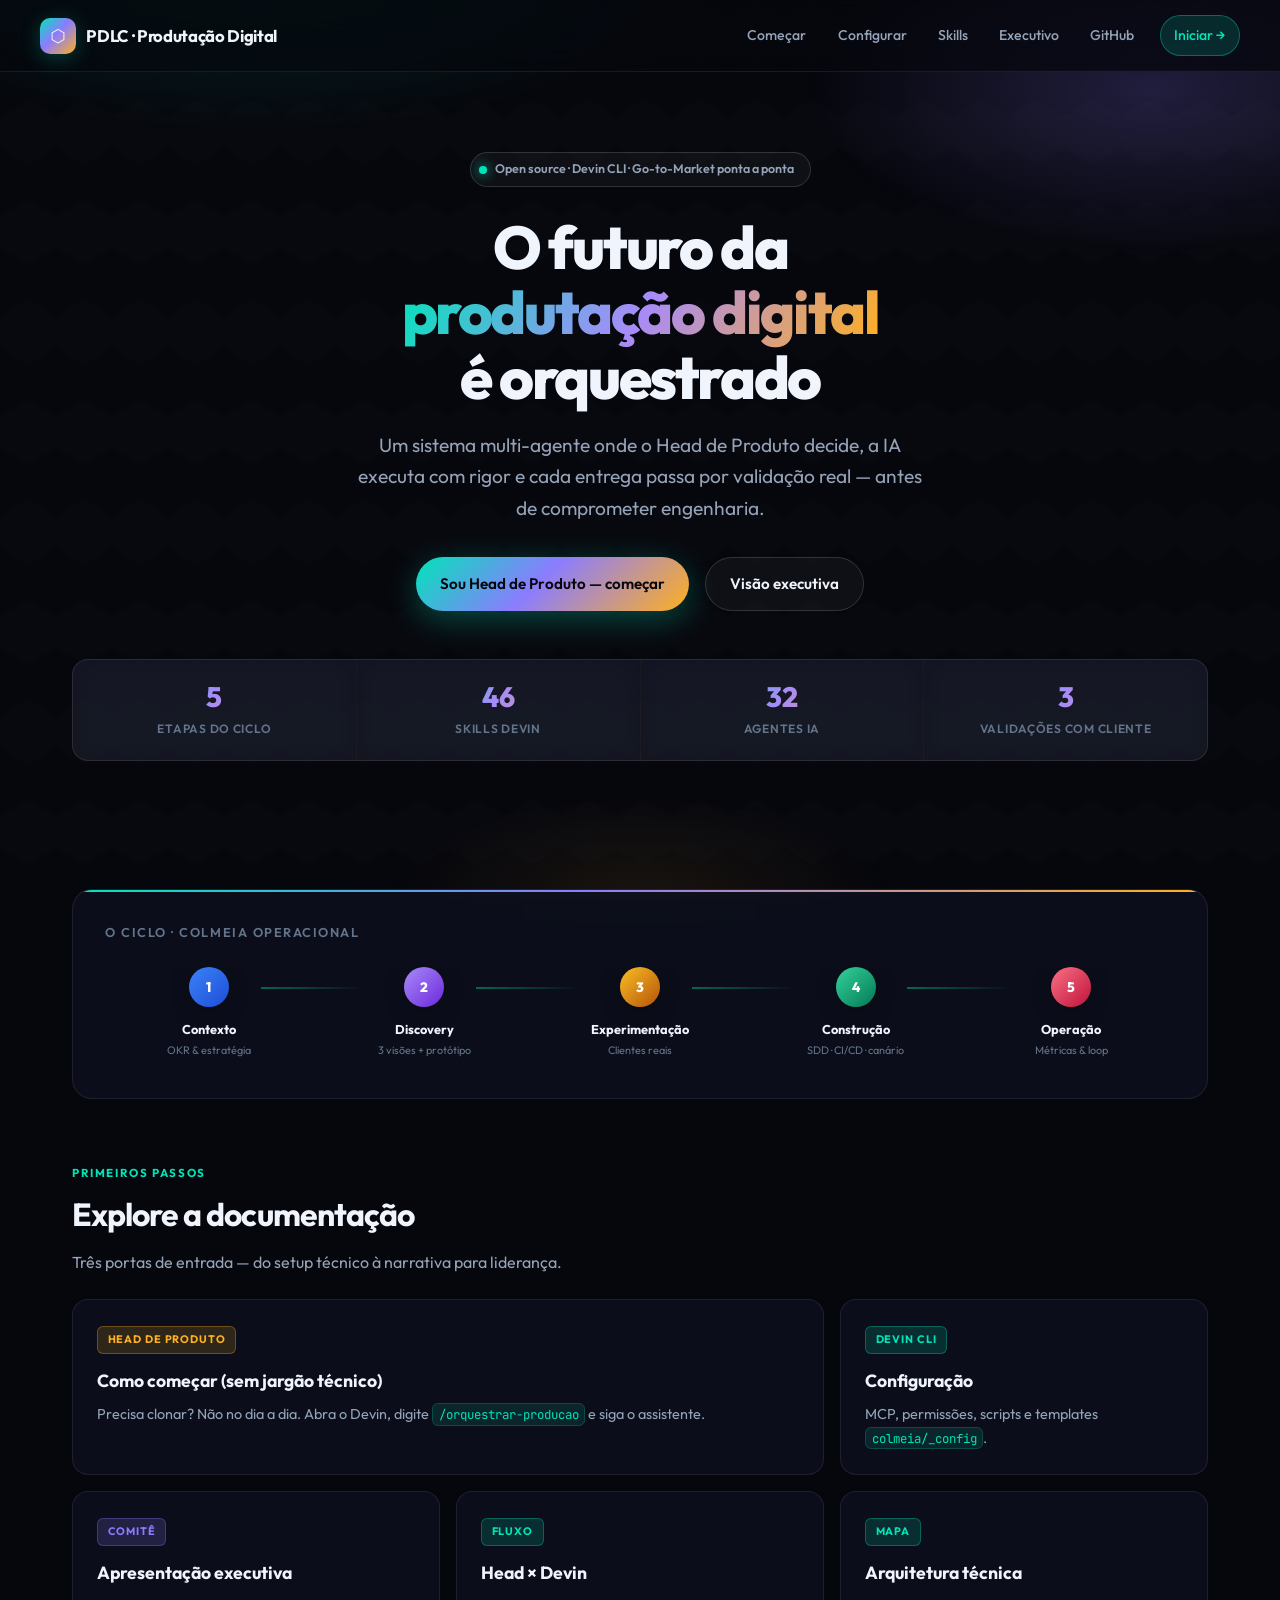
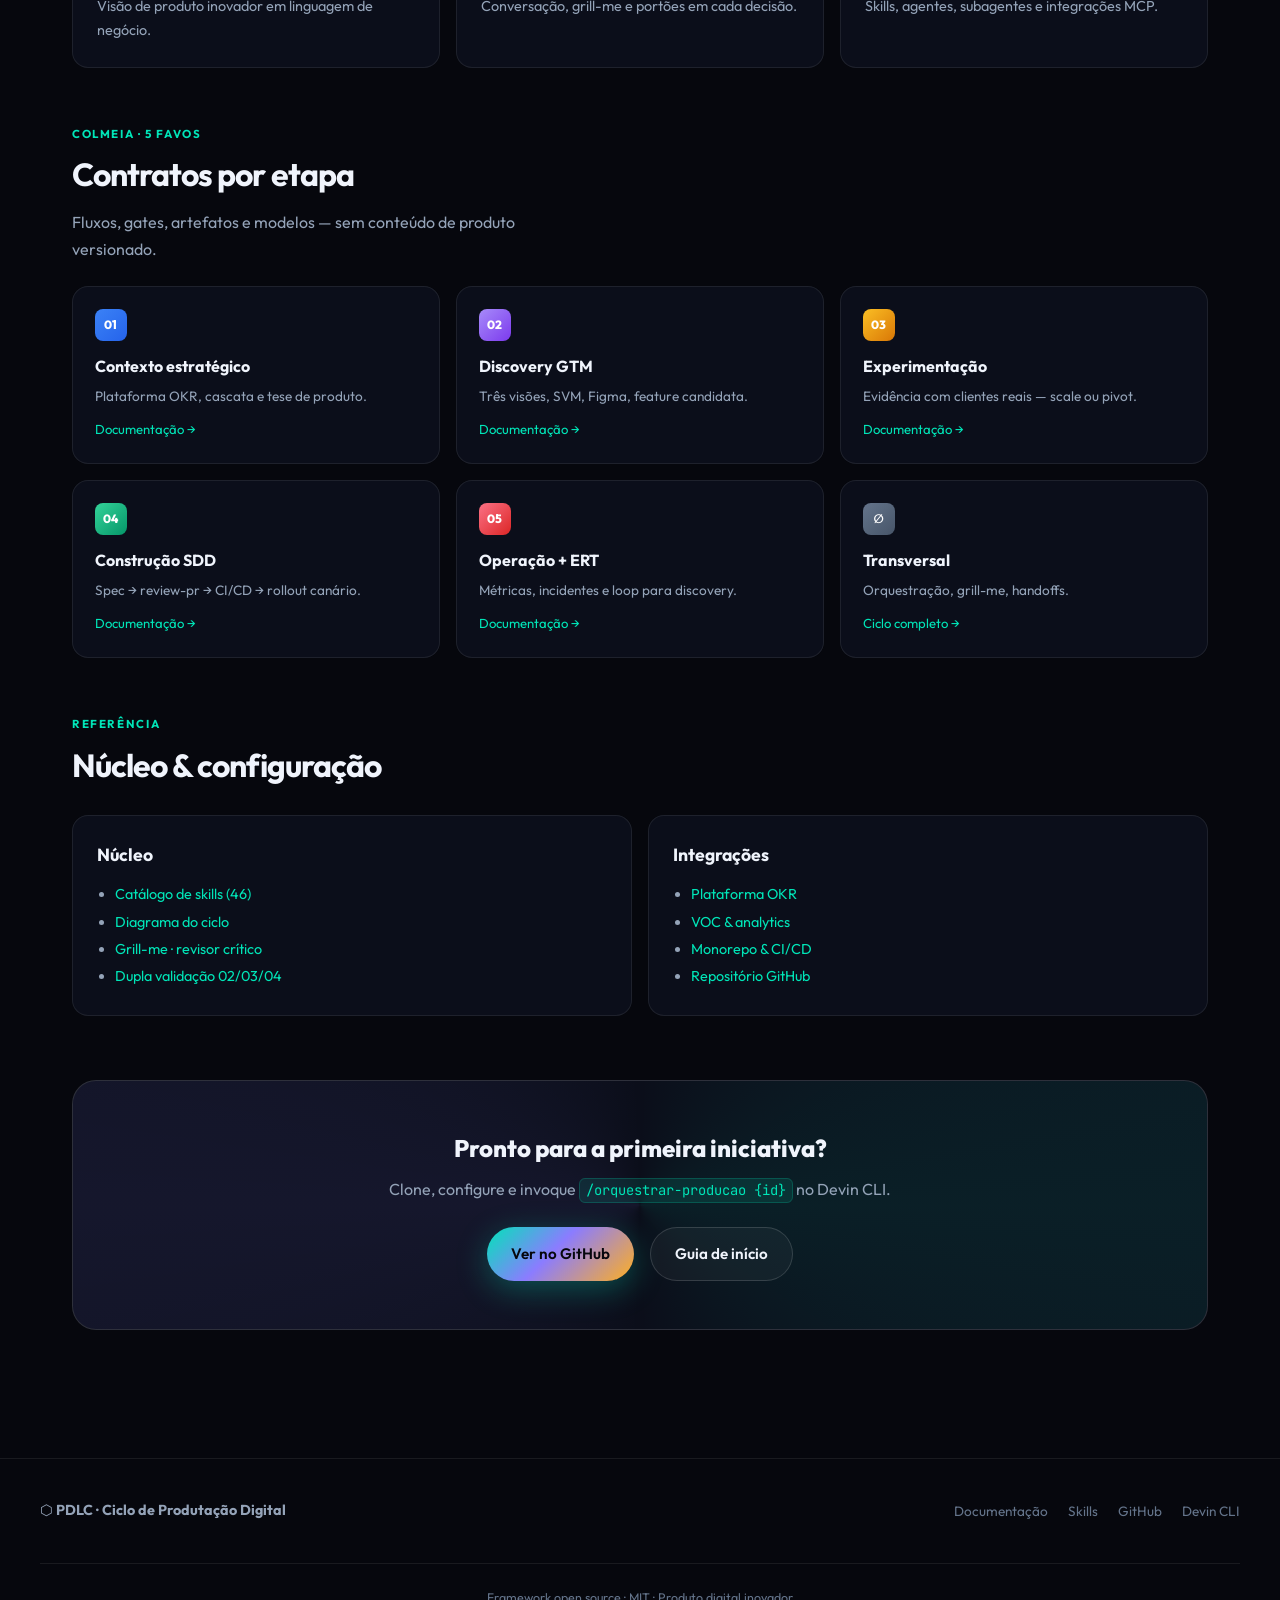
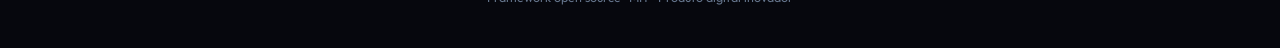
<file: docs/index.html>
<!DOCTYPE html>
<html lang="pt-BR">
<head>
  <meta charset="UTF-8" />
  <meta name="viewport" content="width=device-width, initial-scale=1" />
  <meta name="description" content="PDLC — framework multi-agente de produtação digital com Devin CLI. Do OKR ao cliente em produção." />
  <meta name="theme-color" content="#06070d" />
  <title>PDLC · Ciclo de Produtação Digital</title>
  <link rel="stylesheet" href="assets/site.css" />
  <link rel="icon" href="data:image/svg+xml,<svg xmlns='http://www.w3.org/2000/svg' viewBox='0 0 100 100'><rect fill='%2300e5b8' rx='20' width='100' height='100'/><text y='.9em' x='12' font-size='70'>⬡</text></svg>" />
</head>
<body>
  <div class="hex-bg" aria-hidden="true"></div>

  <header class="site-header">
    <a href="index.html" class="site-logo">
      <span class="logo-mark">⬡</span>
      PDLC · Produtação Digital
    </a>
    <button class="nav-toggle" type="button" aria-label="Menu">☰</button>
    <nav class="site-nav">
      <a href="guia-inicio.html">Começar</a>
      <a href="configuracao.html">Configurar</a>
      <a href="catalogo-skills.html">Skills</a>
      <a href="apresentacao-executiva.html">Executivo</a>
      <a href="https://github.com/rodrigomacia/pdlc_devin_cli" target="_blank" rel="noopener">GitHub</a>
      <a href="guia-inicio.html" class="nav-cta">Iniciar →</a>
    </nav>
  </header>

  <main>
    <section class="hero-landing">
      <div class="hero-badge">
        <span class="pulse"></span>
        Open source · Devin CLI · Go-to-Market ponta a ponta
      </div>
      <h1>
        O futuro da<br />
        <span class="gradient">produtação digital</span><br />
        é orquestrado
      </h1>
      <p class="lead">
        Um sistema multi-agente onde o Head de Produto decide, a IA executa com rigor
        e cada entrega passa por validação real — antes de comprometer engenharia.
      </p>
      <div class="hero-actions">
        <a href="guia-inicio.html" class="btn btn-primary">Sou Head de Produto — começar</a>
        <a href="apresentacao-executiva.html" class="btn btn-ghost">Visão executiva</a>
      </div>

      <div class="stats-strip">
        <div class="stat-item"><strong>5</strong><span>Etapas do ciclo</span></div>
        <div class="stat-item"><strong>46</strong><span>Skills Devin</span></div>
        <div class="stat-item"><strong>32</strong><span>Agentes IA</span></div>
        <div class="stat-item"><strong>3</strong><span>Validações com cliente</span></div>
      </div>
    </section>

    <section class="cycle-pipeline reveal">
      <h2>O ciclo · colmeia operacional</h2>
      <div class="pipeline-track">
        <div class="pipeline-node">
          <div class="node-dot" style="background:linear-gradient(135deg,#3b82f6,#1d4ed8)">1</div>
          <h4>Contexto</h4>
          <p>OKR & estratégia</p>
        </div>
        <div class="pipeline-node">
          <div class="node-dot" style="background:linear-gradient(135deg,#a78bfa,#6d28d9)">2</div>
          <h4>Discovery</h4>
          <p>3 visões + protótipo</p>
        </div>
        <div class="pipeline-node">
          <div class="node-dot" style="background:linear-gradient(135deg,#fbbf24,#b45309)">3</div>
          <h4>Experimentação</h4>
          <p>Clientes reais</p>
        </div>
        <div class="pipeline-node">
          <div class="node-dot" style="background:linear-gradient(135deg,#34d399,#047857)">4</div>
          <h4>Construção</h4>
          <p>SDD · CI/CD · canário</p>
        </div>
        <div class="pipeline-node">
          <div class="node-dot" style="background:linear-gradient(135deg,#fb7185,#be123c)">5</div>
          <h4>Operação</h4>
          <p>Métricas & loop</p>
        </div>
      </div>
    </section>

    <div class="section-head reveal">
      <p class="label">Primeiros passos</p>
      <h2>Explore a documentação</h2>
      <p>Três portas de entrada — do setup técnico à narrativa para liderança.</p>
    </div>

    <div class="bento reveal">
      <a href="guia-inicio.html" class="card span-8">
        <span class="tag tag-guide">Head de Produto</span>
        <h3>Como começar (sem jargão técnico)</h3>
        <p>Precisa clonar? Não no dia a dia. Abra o Devin, digite <code>/orquestrar-producao</code> e siga o assistente.</p>
        <span class="arrow">→</span>
      </a>
      <a href="configuracao.html" class="card span-4">
        <span class="tag tag-tech">Devin CLI</span>
        <h3>Configuração</h3>
        <p>MCP, permissões, scripts e templates <code>colmeia/_config</code>.</p>
        <span class="arrow">→</span>
      </a>
      <a href="apresentacao-executiva.html" class="card span-4">
        <span class="tag tag-exec">Comitê</span>
        <h3>Apresentação executiva</h3>
        <p>Visão de produto inovador em linguagem de negócio.</p>
        <span class="arrow">→</span>
      </a>
      <a href="fluxo-head-produto-devin.html" class="card span-4">
        <span class="tag tag-tech">Fluxo</span>
        <h3>Head × Devin</h3>
        <p>Conversação, grill-me e portões em cada decisão.</p>
        <span class="arrow">→</span>
      </a>
      <a href="fluxo-producao.html" class="card span-4">
        <span class="tag tag-tech">Mapa</span>
        <h3>Arquitetura técnica</h3>
        <p>Skills, agentes, subagentes e integrações MCP.</p>
        <span class="arrow">→</span>
      </a>
    </div>

    <div class="section-head reveal">
      <p class="label">Colmeia · 5 favos</p>
      <h2>Contratos por etapa</h2>
      <p>Fluxos, gates, artefatos e modelos — sem conteúdo de produto versionado.</p>
    </div>

    <div class="favo-grid reveal">
      <article class="favo-card">
        <span class="favo-pill f01">01</span>
        <h3>Contexto estratégico</h3>
        <p>Plataforma OKR, cascata e tese de produto.</p>
        <a class="doc-link" href="colmeia/01-contexto-estrategico/README.md">Documentação →</a>
      </article>
      <article class="favo-card">
        <span class="favo-pill f02">02</span>
        <h3>Discovery GTM</h3>
        <p>Três visões, SVM, Figma, feature candidata.</p>
        <a class="doc-link" href="colmeia/02-discovery/README.md">Documentação →</a>
      </article>
      <article class="favo-card">
        <span class="favo-pill f03">03</span>
        <h3>Experimentação</h3>
        <p>Evidência com clientes reais — scale ou pivot.</p>
        <a class="doc-link" href="colmeia/03-experimentacao/README.md">Documentação →</a>
      </article>
      <article class="favo-card">
        <span class="favo-pill f04">04</span>
        <h3>Construção SDD</h3>
        <p>Spec → review-pr → CI/CD → rollout canário.</p>
        <a class="doc-link" href="colmeia/04-construcao/README.md">Documentação →</a>
      </article>
      <article class="favo-card">
        <span class="favo-pill f05">05</span>
        <h3>Operação + ERT</h3>
        <p>Métricas, incidentes e loop para discovery.</p>
        <a class="doc-link" href="colmeia/05-operacao/README.md">Documentação →</a>
      </article>
      <article class="favo-card">
        <span class="favo-pill f00">∅</span>
        <h3>Transversal</h3>
        <p>Orquestração, grill-me, handoffs.</p>
        <a class="doc-link" href="colmeia/00-nucleo/ciclo-completo.md">Ciclo completo →</a>
      </article>
    </div>

    <div class="section-head reveal">
      <p class="label">Referência</p>
      <h2>Núcleo & configuração</h2>
    </div>

    <div class="grid grid-2 reveal">
      <div class="card">
        <h3>Núcleo</h3>
        <ul style="margin-top:0.75rem;padding-left:1.1rem;color:var(--text-secondary);font-size:0.9rem;line-height:1.9">
          <li><a href="catalogo-skills.html">Catálogo de skills (46)</a></li>
          <li><a href="colmeia/00-nucleo/ciclo-completo.md">Diagrama do ciclo</a></li>
          <li><a href="colmeia/00-nucleo/grill-me.md">Grill-me · revisor crítico</a></li>
          <li><a href="colmeia/00-nucleo/modelo-experimentacao-discovery.md">Dupla validação 02/03/04</a></li>
        </ul>
      </div>
      <div class="card">
        <h3>Integrações</h3>
        <ul style="margin-top:0.75rem;padding-left:1.1rem;color:var(--text-secondary);font-size:0.9rem;line-height:1.9">
          <li><a href="colmeia/_config/okr-plataforma.md">Plataforma OKR</a></li>
          <li><a href="colmeia/_config/discovery-tools.md">VOC & analytics</a></li>
          <li><a href="colmeia/_config/construcao-monorepo.md">Monorepo & CI/CD</a></li>
          <li><a href="https://github.com/rodrigomacia/pdlc_devin_cli">Repositório GitHub</a></li>
        </ul>
      </div>
    </div>

    <section class="cta-band reveal">
      <h2>Pronto para a primeira iniciativa?</h2>
      <p>Clone, configure e invoque <code>/orquestrar-producao {id}</code> no Devin CLI.</p>
      <div class="hero-actions" style="margin-bottom:0">
        <a href="https://github.com/rodrigomacia/pdlc_devin_cli" class="btn btn-primary" target="_blank" rel="noopener">Ver no GitHub</a>
        <a href="guia-inicio.html" class="btn btn-ghost">Guia de início</a>
      </div>
    </section>
  </main>

  <footer class="site-footer">
    <div class="footer-inner">
      <span class="footer-brand">⬡ PDLC · Ciclo de Produtação Digital</span>
      <div class="footer-links">
        <a href="guia-inicio.html">Documentação</a>
        <a href="catalogo-skills.html">Skills</a>
        <a href="https://github.com/rodrigomacia/pdlc_devin_cli">GitHub</a>
        <a href="https://cli.devin.ai" target="_blank" rel="noopener">Devin CLI</a>
      </div>
      <p class="footer-meta">Framework open source · MIT · Produto digital inovador</p>
    </div>
  </footer>

  <script src="assets/site.js"></script>
</body>
</html>
</file>
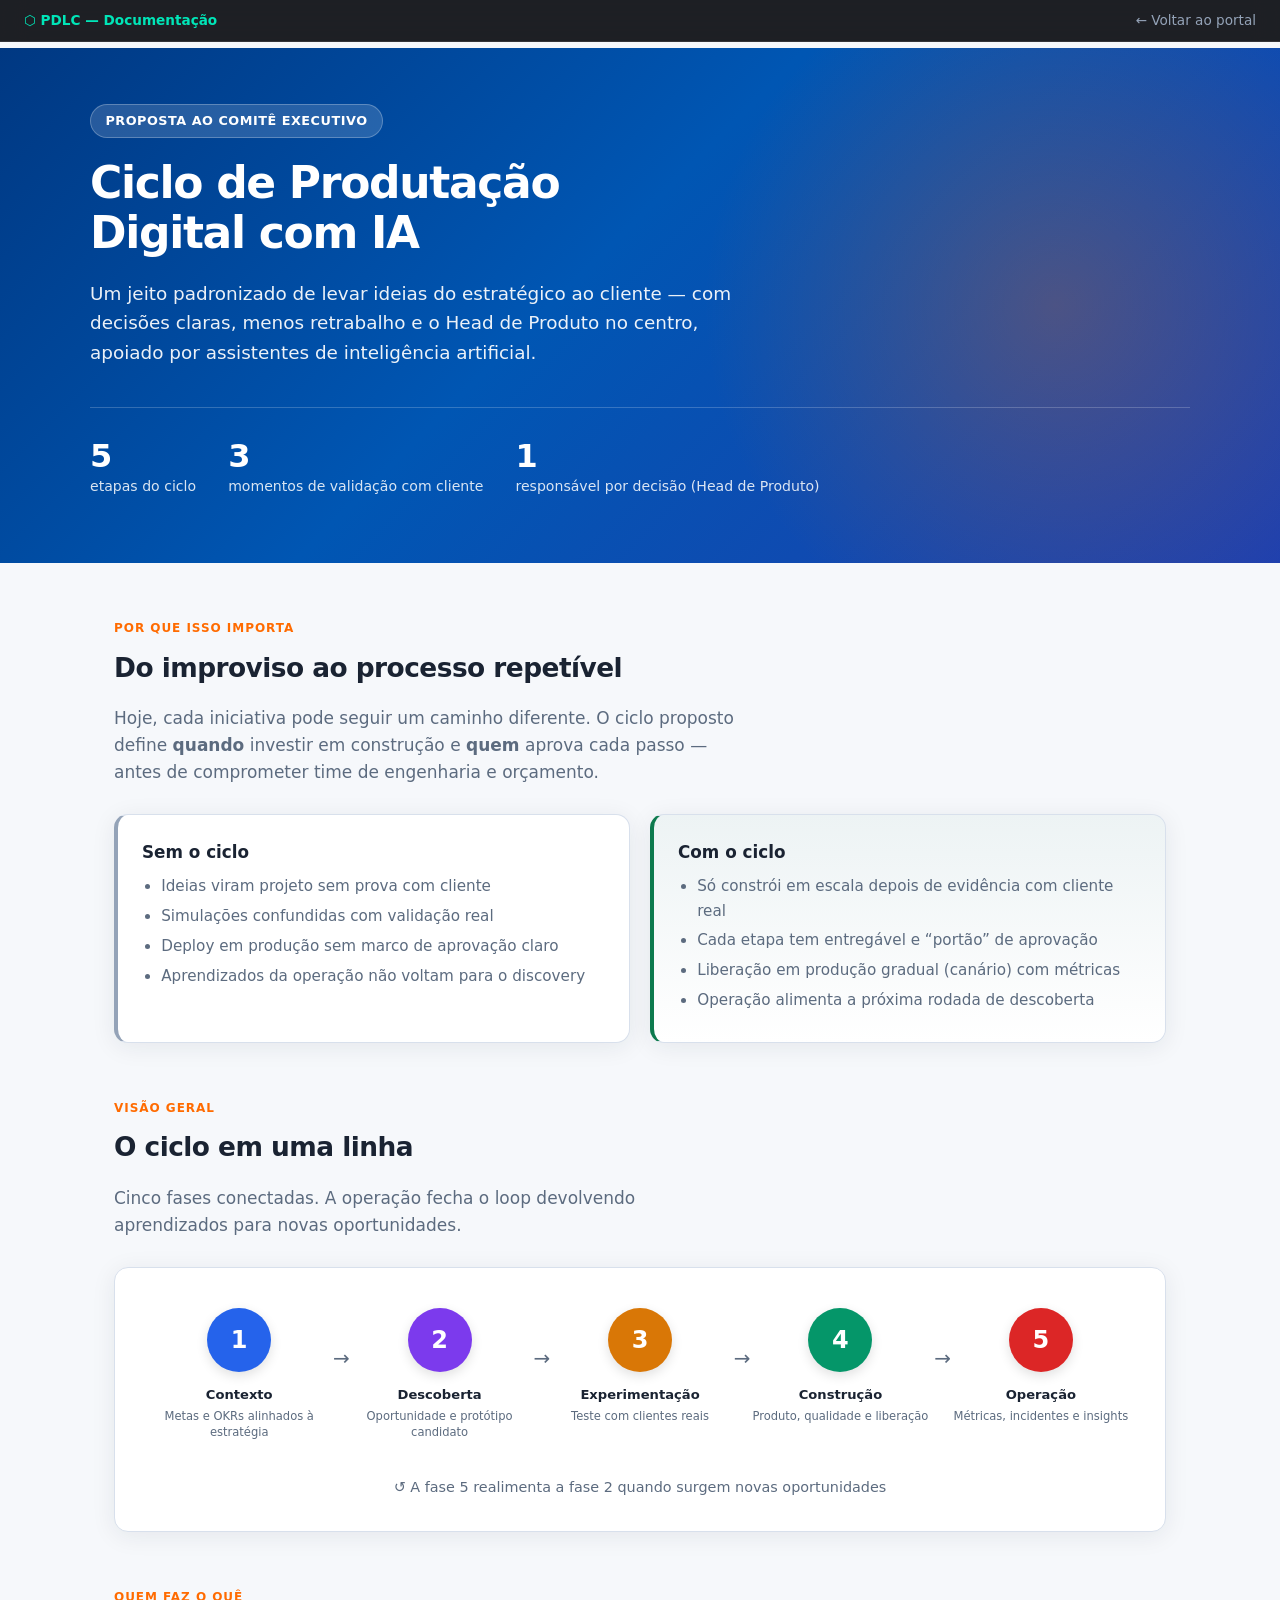
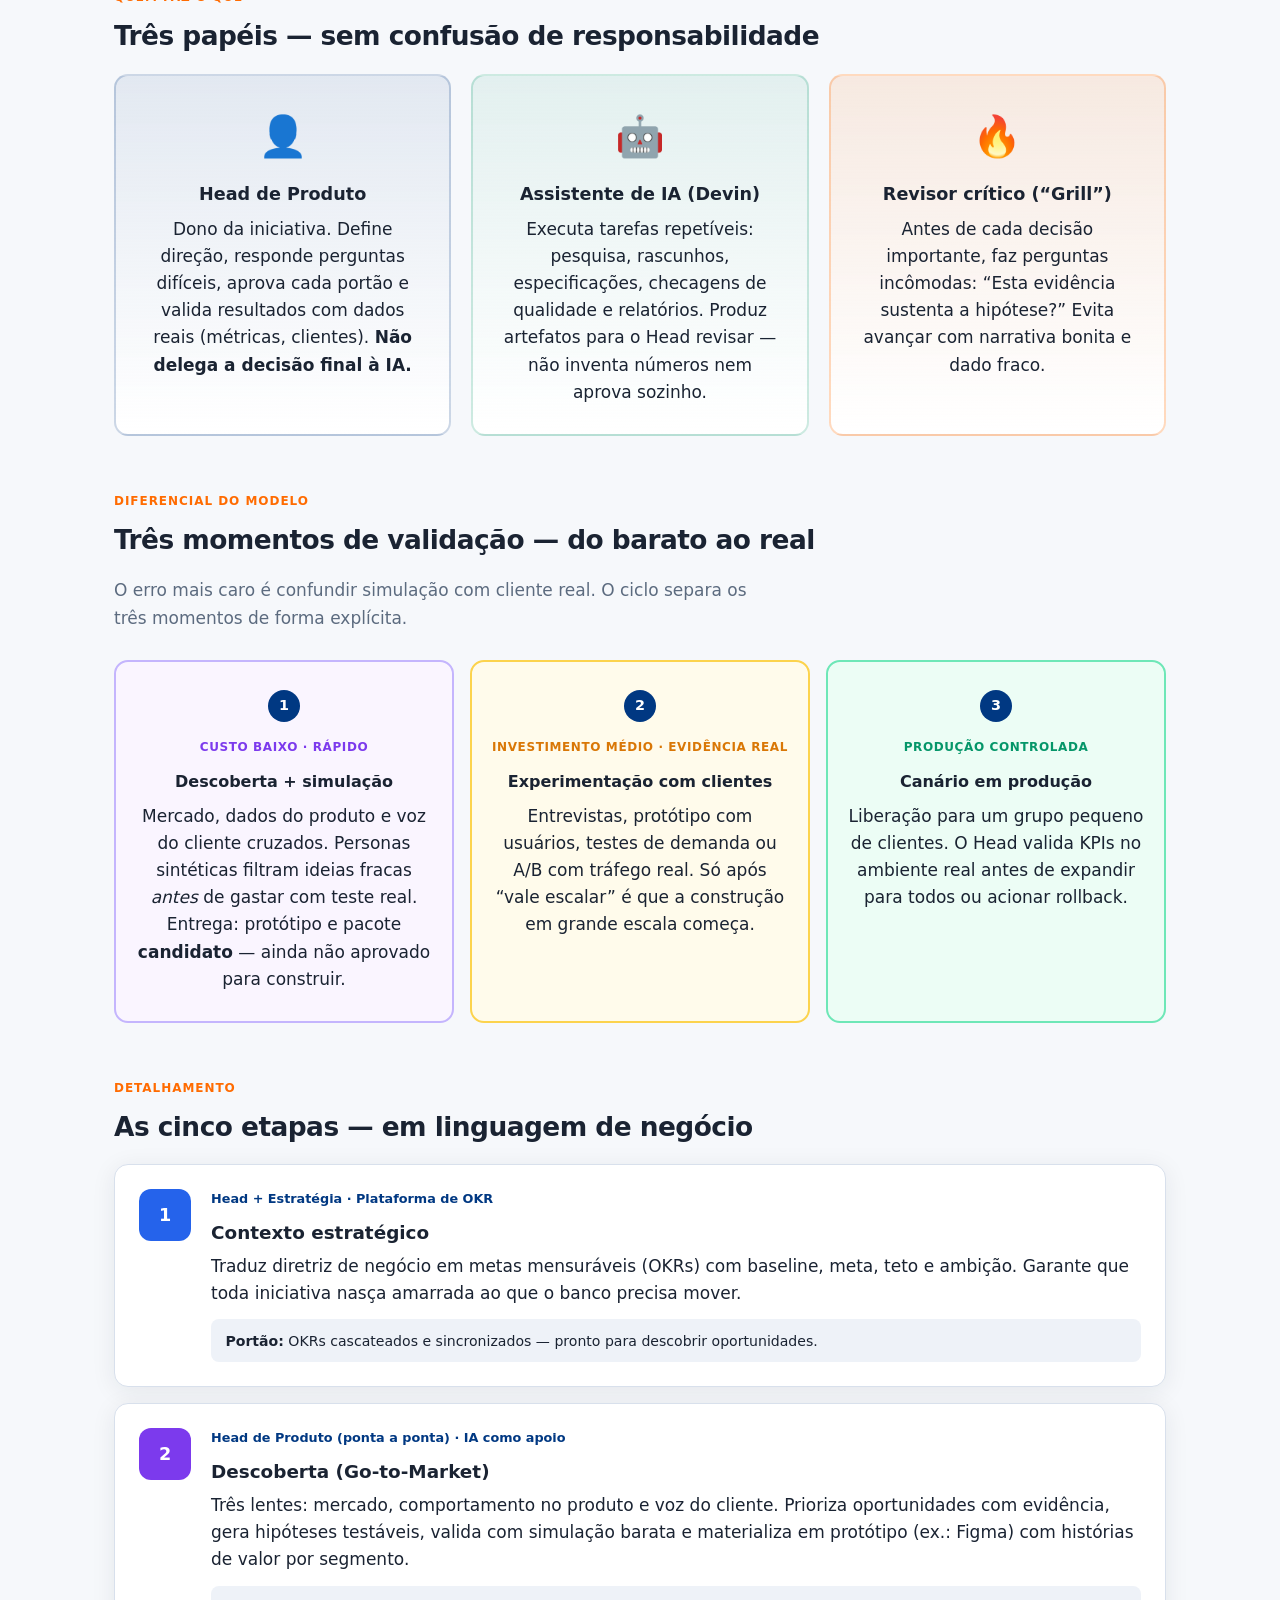
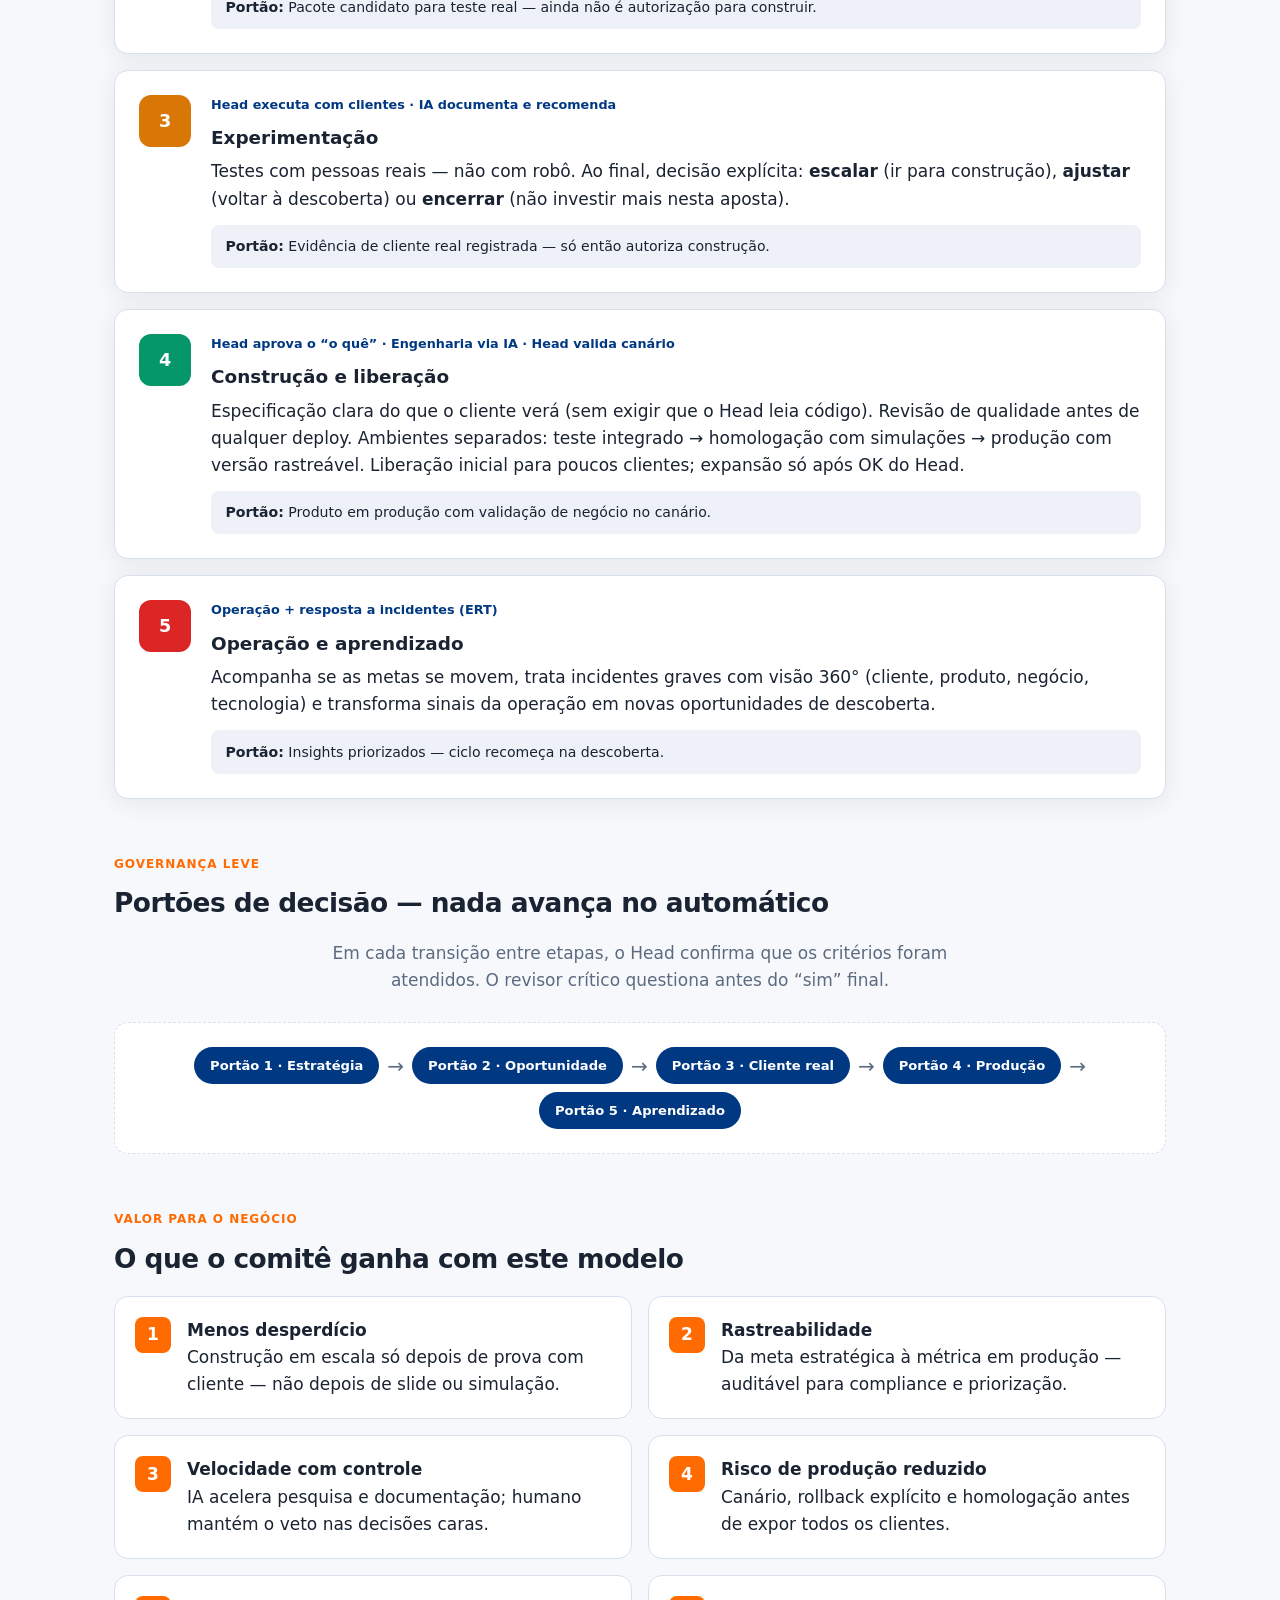
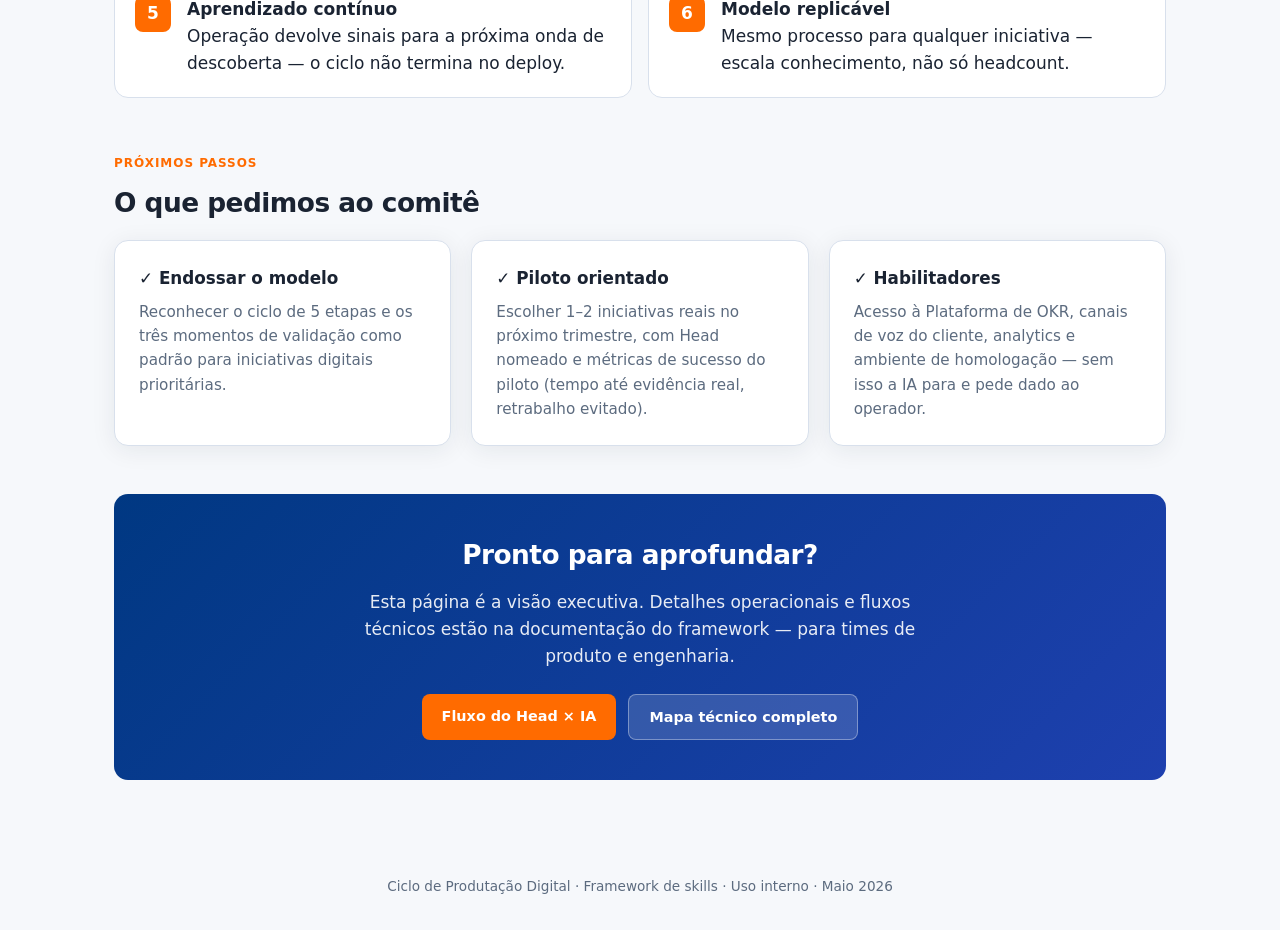
<file: docs/apresentacao-executiva.html>
<!DOCTYPE html>
<html lang="pt-BR">
<head>
  <meta charset="UTF-8" />
  <meta name="viewport" content="width=device-width, initial-scale=1" />
  <title>Ciclo de Produtação Digital — Apresentação Executiva</title>
  <style>
    :root {
      --bg: #f6f8fb;
      --surface: #ffffff;
      --surface2: #eef2f8;
      --border: #d8e0ec;
      --text: #1a2332;
      --muted: #5c6b7f;
      --accent: #003882;
      --accent2: #ff6b00;
      --accent-soft: rgba(0, 56, 130, 0.08);
      --accent2-soft: rgba(255, 107, 0, 0.1);
      --success: #0d7a4e;
      --warn: #b45309;
      --f01: #2563eb;
      --f02: #7c3aed;
      --f03: #d97706;
      --f04: #059669;
      --f05: #dc2626;
      --shadow: 0 4px 24px rgba(26, 35, 50, 0.08);
      --radius: 14px;
    }

    * { box-sizing: border-box; margin: 0; padding: 0; }

    html { scroll-behavior: smooth; }

    body {
      font-family: "Segoe UI", system-ui, -apple-system, sans-serif;
      background: var(--bg);
      color: var(--text);
      line-height: 1.6;
      font-size: 17px;
    }

    /* —— Hero —— */
    .hero {
      background: linear-gradient(135deg, var(--accent) 0%, #0056b3 45%, #1e40af 100%);
      color: #fff;
      padding: 3.5rem 2rem 4rem;
      position: relative;
      overflow: hidden;
    }
    .hero::after {
      content: "";
      position: absolute;
      right: -10%;
      top: -30%;
      width: 55%;
      height: 160%;
      background: radial-gradient(circle, rgba(255,107,0,0.25) 0%, transparent 65%);
      pointer-events: none;
    }
    .hero-inner {
      max-width: 1100px;
      margin: 0 auto;
      position: relative;
      z-index: 1;
    }
    .hero-tag {
      display: inline-block;
      background: rgba(255,255,255,0.15);
      border: 1px solid rgba(255,255,255,0.25);
      padding: 0.35rem 0.9rem;
      border-radius: 999px;
      font-size: 0.8rem;
      font-weight: 600;
      letter-spacing: 0.04em;
      text-transform: uppercase;
      margin-bottom: 1.25rem;
    }
    .hero h1 {
      font-size: clamp(1.85rem, 4vw, 2.75rem);
      font-weight: 700;
      letter-spacing: -0.03em;
      line-height: 1.15;
      max-width: 18ch;
    }
    .hero-lead {
      margin-top: 1.25rem;
      font-size: 1.15rem;
      opacity: 0.92;
      max-width: 42rem;
      font-weight: 400;
    }
    .hero-stats {
      display: flex;
      flex-wrap: wrap;
      gap: 2rem;
      margin-top: 2.5rem;
      padding-top: 2rem;
      border-top: 1px solid rgba(255,255,255,0.2);
    }
    .hero-stat strong {
      display: block;
      font-size: 2rem;
      font-weight: 700;
      line-height: 1;
    }
    .hero-stat span { font-size: 0.88rem; opacity: 0.85; }

    /* —— Layout —— */
    main {
      max-width: 1100px;
      margin: 0 auto;
      padding: 0 1.5rem 4rem;
    }

    section {
      margin-top: 3.5rem;
    }

    .section-label {
      font-size: 0.75rem;
      font-weight: 700;
      text-transform: uppercase;
      letter-spacing: 0.08em;
      color: var(--accent2);
      margin-bottom: 0.5rem;
    }

    h2 {
      font-size: 1.65rem;
      font-weight: 700;
      letter-spacing: -0.02em;
      margin-bottom: 1rem;
      color: var(--text);
    }

    .section-intro {
      color: var(--muted);
      max-width: 40rem;
      margin-bottom: 1.75rem;
    }

    /* —— Cards —— */
    .card-grid {
      display: grid;
      gap: 1.25rem;
    }
    .card-grid-2 { grid-template-columns: repeat(2, 1fr); }
    .card-grid-3 { grid-template-columns: repeat(3, 1fr); }
    .card-grid-5 { grid-template-columns: repeat(5, 1fr); }

    @media (max-width: 900px) {
      .card-grid-2, .card-grid-3, .card-grid-5 { grid-template-columns: 1fr; }
    }

    .card {
      background: var(--surface);
      border: 1px solid var(--border);
      border-radius: var(--radius);
      padding: 1.5rem;
      box-shadow: var(--shadow);
    }

    .card h3 {
      font-size: 1.05rem;
      font-weight: 650;
      margin-bottom: 0.5rem;
    }

    .card p, .card li {
      font-size: 0.95rem;
      color: var(--muted);
    }

    .card ul {
      margin-top: 0.5rem;
      padding-left: 1.2rem;
    }

    .card li { margin-bottom: 0.35rem; }

    /* —— Problema / solução —— */
    .compare {
      display: grid;
      grid-template-columns: 1fr 1fr;
      gap: 1.25rem;
    }
    @media (max-width: 700px) { .compare { grid-template-columns: 1fr; } }

    .compare-before {
      border-left: 4px solid #94a3b8;
    }
    .compare-after {
      border-left: 4px solid var(--success);
      background: linear-gradient(180deg, rgba(13,122,78,0.04) 0%, var(--surface) 100%);
    }

    /* —— Pipeline visual —— */
    .pipeline {
      display: flex;
      align-items: stretch;
      gap: 0;
      overflow-x: auto;
      padding: 0.5rem 0 1rem;
      -webkit-overflow-scrolling: touch;
    }

    .pipeline-step {
      flex: 1;
      min-width: 140px;
      text-align: center;
      position: relative;
    }

    .pipeline-step:not(:last-child)::after {
      content: "→";
      position: absolute;
      right: -0.65rem;
      top: 2.1rem;
      color: var(--muted);
      font-size: 1.25rem;
      font-weight: 300;
      z-index: 2;
    }

    .pipeline-icon {
      width: 4rem;
      height: 4rem;
      border-radius: 50%;
      margin: 0 auto 0.75rem;
      display: flex;
      align-items: center;
      justify-content: center;
      font-size: 1.5rem;
      font-weight: 700;
      color: #fff;
      box-shadow: 0 4px 12px rgba(0,0,0,0.12);
    }

    .pipeline-step h4 {
      font-size: 0.82rem;
      font-weight: 700;
      margin-bottom: 0.25rem;
    }

    .pipeline-step p {
      font-size: 0.72rem;
      color: var(--muted);
      padding: 0 0.35rem;
      line-height: 1.35;
    }

    .pipeline-wrap {
      background: var(--surface);
      border: 1px solid var(--border);
      border-radius: var(--radius);
      padding: 2rem 1.5rem;
      box-shadow: var(--shadow);
    }

    /* —— Fase detalhada —— */
    .phase-card {
      display: grid;
      grid-template-columns: auto 1fr;
      gap: 1.25rem;
      align-items: start;
      background: var(--surface);
      border: 1px solid var(--border);
      border-radius: var(--radius);
      padding: 1.5rem;
      margin-bottom: 1rem;
      box-shadow: var(--shadow);
    }

    .phase-badge {
      width: 3.25rem;
      height: 3.25rem;
      border-radius: 12px;
      display: flex;
      align-items: center;
      justify-content: center;
      font-weight: 800;
      font-size: 1.1rem;
      color: #fff;
      flex-shrink: 0;
    }

    .phase-card h3 { font-size: 1.15rem; margin-bottom: 0.35rem; }
    .phase-card .who {
      font-size: 0.8rem;
      font-weight: 600;
      color: var(--accent);
      margin-bottom: 0.5rem;
    }
    .phase-card .outcome {
      margin-top: 0.75rem;
      padding: 0.65rem 0.9rem;
      background: var(--surface2);
      border-radius: 8px;
      font-size: 0.88rem;
    }
    .phase-card .outcome strong { color: var(--text); }

    /* —— Três validações —— */
    .validation-ladder {
      display: grid;
      grid-template-columns: repeat(3, 1fr);
      gap: 1rem;
      position: relative;
    }
    @media (max-width: 800px) { .validation-ladder { grid-template-columns: 1fr; } }

    .validation-step {
      text-align: center;
      padding: 1.75rem 1.25rem;
      border-radius: var(--radius);
      border: 2px solid var(--border);
      background: var(--surface);
      position: relative;
    }

    .validation-step .step-num {
      width: 2rem;
      height: 2rem;
      border-radius: 50%;
      background: var(--accent);
      color: #fff;
      font-weight: 700;
      font-size: 0.9rem;
      display: flex;
      align-items: center;
      justify-content: center;
      margin: 0 auto 1rem;
    }

    .validation-step.cheap { border-color: #c4b5fd; background: #faf5ff; }
    .validation-step.real { border-color: #fcd34d; background: #fffbeb; }
    .validation-step.prod { border-color: #6ee7b7; background: #ecfdf5; }

    .validation-step h4 { font-size: 1rem; margin-bottom: 0.5rem; }
    .validation-step .price-tag {
      font-size: 0.75rem;
      font-weight: 700;
      text-transform: uppercase;
      letter-spacing: 0.05em;
      margin-bottom: 0.75rem;
    }
    .validation-step.cheap .price-tag { color: var(--f02); }
    .validation-step.real .price-tag { color: var(--f03); }
    .validation-step.prod .price-tag { color: var(--f04); }

    /* —— Papéis —— */
    .roles {
      display: grid;
      grid-template-columns: repeat(3, 1fr);
      gap: 1.25rem;
    }
    @media (max-width: 800px) { .roles { grid-template-columns: 1fr; } }

    .role-card {
      border-radius: var(--radius);
      padding: 1.75rem;
      text-align: center;
    }

    .role-card.head {
      background: linear-gradient(180deg, var(--accent-soft) 0%, var(--surface) 100%);
      border: 2px solid rgba(0,56,130,0.2);
    }
    .role-card.ai {
      background: linear-gradient(180deg, rgba(5,150,105,0.08) 0%, var(--surface) 100%);
      border: 2px solid rgba(5,150,105,0.2);
    }
    .role-card.grill {
      background: linear-gradient(180deg, var(--accent2-soft) 0%, var(--surface) 100%);
      border: 2px solid rgba(255,107,0,0.25);
    }

    .role-icon {
      font-size: 2.5rem;
      margin-bottom: 0.75rem;
    }

    .role-card h3 { font-size: 1.1rem; margin-bottom: 0.5rem; }

    /* —— Gates —— */
    .gate-flow {
      display: flex;
      flex-wrap: wrap;
      gap: 0.5rem;
      align-items: center;
      justify-content: center;
      padding: 1.5rem;
      background: var(--surface);
      border-radius: var(--radius);
      border: 1px dashed var(--border);
    }

    .gate-pill {
      background: var(--accent);
      color: #fff;
      padding: 0.5rem 1rem;
      border-radius: 999px;
      font-size: 0.82rem;
      font-weight: 600;
    }

    .gate-arrow { color: var(--muted); font-size: 1.25rem; }

    /* —— Benefícios —— */
    .benefit-grid {
      display: grid;
      grid-template-columns: repeat(2, 1fr);
      gap: 1rem;
    }
    @media (max-width: 600px) { .benefit-grid { grid-template-columns: 1fr; } }

    .benefit {
      display: flex;
      gap: 1rem;
      align-items: flex-start;
      padding: 1.25rem;
      background: var(--surface);
      border-radius: var(--radius);
      border: 1px solid var(--border);
    }

    .benefit-num {
      width: 2.25rem;
      height: 2.25rem;
      border-radius: 8px;
      background: var(--accent2);
      color: #fff;
      display: flex;
      align-items: center;
      justify-content: center;
      font-weight: 800;
      flex-shrink: 0;
    }

    /* —— CTA —— */
    .cta {
      background: linear-gradient(135deg, var(--accent) 0%, #1e40af 100%);
      color: #fff;
      border-radius: var(--radius);
      padding: 2.5rem;
      text-align: center;
      margin-top: 3rem;
    }

    .cta h2 { color: #fff; margin-bottom: 0.75rem; }
    .cta p { opacity: 0.9; max-width: 36rem; margin: 0 auto 1.5rem; }

    .cta-links {
      display: flex;
      flex-wrap: wrap;
      gap: 0.75rem;
      justify-content: center;
    }

    .cta-links a {
      display: inline-block;
      padding: 0.65rem 1.25rem;
      border-radius: 8px;
      font-size: 0.9rem;
      font-weight: 600;
      text-decoration: none;
      transition: transform 0.15s;
    }

    .cta-links a:hover { transform: translateY(-2px); }

    .cta-links .primary {
      background: var(--accent2);
      color: #fff;
    }

    .cta-links .secondary {
      background: rgba(255,255,255,0.15);
      color: #fff;
      border: 1px solid rgba(255,255,255,0.35);
    }

    footer {
      text-align: center;
      padding: 2rem;
      font-size: 0.85rem;
      color: var(--muted);
    }

    @media print {
      .hero { padding: 2rem; }
      .pipeline { flex-wrap: wrap; }
      .pipeline-step { min-width: 120px; }
      section { break-inside: avoid; }
    }
  </style>
</head>
<body>
  <div style="position:fixed;top:0;left:0;right:0;z-index:9999;background:rgba(6,7,13,0.9);backdrop-filter:blur(12px);border-bottom:1px solid rgba(255,255,255,0.1);padding:0.6rem 1.5rem;display:flex;justify-content:space-between;align-items:center;font-family:system-ui,sans-serif;font-size:0.85rem">
    <a href="index.html" style="color:#00e5b8;text-decoration:none;font-weight:600">⬡ PDLC — Documentação</a>
    <a href="index.html" style="color:#94a3b8;text-decoration:none">← Voltar ao portal</a>
  </div>
  <div style="height:48px"></div>

  <header class="hero">
    <div class="hero-inner">
      <span class="hero-tag">Proposta ao Comitê Executivo</span>
      <h1>Ciclo de Produtação Digital com IA</h1>
      <p class="hero-lead">
        Um jeito padronizado de levar ideias do estratégico ao cliente — com decisões claras,
        menos retrabalho e o Head de Produto no centro, apoiado por assistentes de inteligência artificial.
      </p>
      <div class="hero-stats">
        <div class="hero-stat">
          <strong>5</strong>
          <span>etapas do ciclo</span>
        </div>
        <div class="hero-stat">
          <strong>3</strong>
          <span>momentos de validação com cliente</span>
        </div>
        <div class="hero-stat">
          <strong>1</strong>
          <span>responsável por decisão (Head de Produto)</span>
        </div>
      </div>
    </div>
  </header>

  <main>

    <!-- O que muda -->
    <section>
      <p class="section-label">Por que isso importa</p>
      <h2>Do improviso ao processo repetível</h2>
      <p class="section-intro">
        Hoje, cada iniciativa pode seguir um caminho diferente. O ciclo proposto define
        <strong>quando</strong> investir em construção e <strong>quem</strong> aprova cada passo —
        antes de comprometer time de engenharia e orçamento.
      </p>
      <div class="compare">
        <div class="card compare-before">
          <h3>Sem o ciclo</h3>
          <ul>
            <li>Ideias viram projeto sem prova com cliente</li>
            <li>Simulações confundidas com validação real</li>
            <li>Deploy em produção sem marco de aprovação claro</li>
            <li>Aprendizados da operação não voltam para o discovery</li>
          </ul>
        </div>
        <div class="card compare-after">
          <h3>Com o ciclo</h3>
          <ul>
            <li>Só constrói em escala depois de evidência com cliente real</li>
            <li>Cada etapa tem entregável e “portão” de aprovação</li>
            <li>Liberação em produção gradual (canário) com métricas</li>
            <li>Operação alimenta a próxima rodada de descoberta</li>
          </ul>
        </div>
      </div>
    </section>

    <!-- Macro fluxo -->
    <section>
      <p class="section-label">Visão geral</p>
      <h2>O ciclo em uma linha</h2>
      <p class="section-intro">
        Cinco fases conectadas. A operação fecha o loop devolvendo aprendizados para novas oportunidades.
      </p>
      <div class="pipeline-wrap">
        <div class="pipeline">
          <div class="pipeline-step">
            <div class="pipeline-icon" style="background: var(--f01)">1</div>
            <h4>Contexto</h4>
            <p>Metas e OKRs alinhados à estratégia</p>
          </div>
          <div class="pipeline-step">
            <div class="pipeline-icon" style="background: var(--f02)">2</div>
            <h4>Descoberta</h4>
            <p>Oportunidade e protótipo candidato</p>
          </div>
          <div class="pipeline-step">
            <div class="pipeline-icon" style="background: var(--f03)">3</div>
            <h4>Experimentação</h4>
            <p>Teste com clientes reais</p>
          </div>
          <div class="pipeline-step">
            <div class="pipeline-icon" style="background: var(--f04)">4</div>
            <h4>Construção</h4>
            <p>Produto, qualidade e liberação</p>
          </div>
          <div class="pipeline-step">
            <div class="pipeline-icon" style="background: var(--f05)">5</div>
            <h4>Operação</h4>
            <p>Métricas, incidentes e insights</p>
          </div>
        </div>
        <p style="text-align:center; margin-top:1.25rem; font-size:0.9rem; color:var(--muted);">
          ↺ A fase 5 realimenta a fase 2 quando surgem novas oportunidades
        </p>
      </div>
    </section>

    <!-- Papéis -->
    <section>
      <p class="section-label">Quem faz o quê</p>
      <h2>Três papéis — sem confusão de responsabilidade</h2>
      <div class="roles">
        <div class="role-card head">
          <div class="role-icon">👤</div>
          <h3>Head de Produto</h3>
          <p>
            Dono da iniciativa. Define direção, responde perguntas difíceis,
            aprova cada portão e valida resultados com dados reais (métricas, clientes).
            <strong>Não delega a decisão final à IA.</strong>
          </p>
        </div>
        <div class="role-card ai">
          <div class="role-icon">🤖</div>
          <h3>Assistente de IA (Devin)</h3>
          <p>
            Executa tarefas repetíveis: pesquisa, rascunhos, especificações,
            checagens de qualidade e relatórios. Produz artefatos para o Head revisar —
            não inventa números nem aprova sozinho.
          </p>
        </div>
        <div class="role-card grill">
          <div class="role-icon">🔥</div>
          <h3>Revisor crítico (“Grill”)</h3>
          <p>
            Antes de cada decisão importante, faz perguntas incômodas:
            “Esta evidência sustenta a hipótese?” Evita avançar com narrativa bonita
            e dado fraco.
          </p>
        </div>
      </div>
    </section>

    <!-- Três validações -->
    <section>
      <p class="section-label">Diferencial do modelo</p>
      <h2>Três momentos de validação — do barato ao real</h2>
      <p class="section-intro">
        O erro mais caro é confundir simulação com cliente real. O ciclo separa os três momentos
        de forma explícita.
      </p>
      <div class="validation-ladder">
        <div class="validation-step cheap">
          <div class="step-num">1</div>
          <p class="price-tag">Custo baixo · Rápido</p>
          <h4>Descoberta + simulação</h4>
          <p>
            Mercado, dados do produto e voz do cliente cruzados.
            Personas sintéticas filtram ideias fracas <em>antes</em> de gastar com teste real.
            Entrega: protótipo e pacote <strong>candidato</strong> — ainda não aprovado para construir.
          </p>
        </div>
        <div class="validation-step real">
          <div class="step-num">2</div>
          <p class="price-tag">Investimento médio · Evidência real</p>
          <h4>Experimentação com clientes</h4>
          <p>
            Entrevistas, protótipo com usuários, testes de demanda ou A/B com tráfego real.
            Só após “vale escalar” é que a construção em grande escala começa.
          </p>
        </div>
        <div class="validation-step prod">
          <div class="step-num">3</div>
          <p class="price-tag">Produção controlada</p>
          <h4>Canário em produção</h4>
          <p>
            Liberação para um grupo pequeno de clientes.
            O Head valida KPIs no ambiente real antes de expandir para todos
            ou acionar rollback.
          </p>
        </div>
      </div>
    </section>

    <!-- As 5 fases -->
    <section>
      <p class="section-label">Detalhamento</p>
      <h2>As cinco etapas — em linguagem de negócio</h2>

      <article class="phase-card">
        <div class="phase-badge" style="background: var(--f01)">1</div>
        <div>
          <p class="who">Head + Estratégia · Plataforma de OKR</p>
          <h3>Contexto estratégico</h3>
          <p>
            Traduz diretriz de negócio em metas mensuráveis (OKRs) com baseline, meta,
            teto e ambição. Garante que toda iniciativa nasça amarrada ao que o banco
            precisa mover.
          </p>
          <div class="outcome"><strong>Portão:</strong> OKRs cascateados e sincronizados — pronto para descobrir oportunidades.</div>
        </div>
      </article>

      <article class="phase-card">
        <div class="phase-badge" style="background: var(--f02)">2</div>
        <div>
          <p class="who">Head de Produto (ponta a ponta) · IA como apoio</p>
          <h3>Descoberta (Go-to-Market)</h3>
          <p>
            Três lentes: mercado, comportamento no produto e voz do cliente.
            Prioriza oportunidades com evidência, gera hipóteses testáveis,
            valida com simulação barata e materializa em protótipo (ex.: Figma)
            com histórias de valor por segmento.
          </p>
          <div class="outcome"><strong>Portão:</strong> Pacote candidato para teste real — ainda não é autorização para construir.</div>
        </div>
      </article>

      <article class="phase-card">
        <div class="phase-badge" style="background: var(--f03)">3</div>
        <div>
          <p class="who">Head executa com clientes · IA documenta e recomenda</p>
          <h3>Experimentação</h3>
          <p>
            Testes com pessoas reais — não com robô. Ao final, decisão explícita:
            <strong>escalar</strong> (ir para construção), <strong>ajustar</strong> (voltar à descoberta)
            ou <strong>encerrar</strong> (não investir mais nesta aposta).
          </p>
          <div class="outcome"><strong>Portão:</strong> Evidência de cliente real registrada — só então autoriza construção.</div>
        </div>
      </article>

      <article class="phase-card">
        <div class="phase-badge" style="background: var(--f04)">4</div>
        <div>
          <p class="who">Head aprova o “o quê” · Engenharia via IA · Head valida canário</p>
          <h3>Construção e liberação</h3>
          <p>
            Especificação clara do que o cliente verá (sem exigir que o Head leia código).
            Revisão de qualidade antes de qualquer deploy.
            Ambientes separados: teste integrado → homologação com simulações → produção
            com versão rastreável. Liberação inicial para poucos clientes; expansão só após OK do Head.
          </p>
          <div class="outcome"><strong>Portão:</strong> Produto em produção com validação de negócio no canário.</div>
        </div>
      </article>

      <article class="phase-card">
        <div class="phase-badge" style="background: var(--f05)">5</div>
        <div>
          <p class="who">Operação + resposta a incidentes (ERT)</p>
          <h3>Operação e aprendizado</h3>
          <p>
            Acompanha se as metas se movem, trata incidentes graves com visão 360°
            (cliente, produto, negócio, tecnologia) e transforma sinais da operação
            em novas oportunidades de descoberta.
          </p>
          <div class="outcome"><strong>Portão:</strong> Insights priorizados — ciclo recomeça na descoberta.</div>
        </div>
      </article>
    </section>

    <!-- Portões -->
    <section>
      <p class="section-label">Governança leve</p>
      <h2>Portões de decisão — nada avança no automático</h2>
      <p class="section-intro" style="margin-left:auto;margin-right:auto;text-align:center;">
        Em cada transição entre etapas, o Head confirma que os critérios foram atendidos.
        O revisor crítico questiona antes do “sim” final.
      </p>
      <div class="gate-flow">
        <span class="gate-pill">Portão 1 · Estratégia</span>
        <span class="gate-arrow">→</span>
        <span class="gate-pill">Portão 2 · Oportunidade</span>
        <span class="gate-arrow">→</span>
        <span class="gate-pill">Portão 3 · Cliente real</span>
        <span class="gate-arrow">→</span>
        <span class="gate-pill">Portão 4 · Produção</span>
        <span class="gate-arrow">→</span>
        <span class="gate-pill">Portão 5 · Aprendizado</span>
      </div>
    </section>

    <!-- Benefícios -->
    <section>
      <p class="section-label">Valor para o negócio</p>
      <h2>O que o comitê ganha com este modelo</h2>
      <div class="benefit-grid">
        <div class="benefit">
          <span class="benefit-num">1</span>
          <div>
            <strong>Menos desperdício</strong><br />
            Construção em escala só depois de prova com cliente — não depois de slide ou simulação.
          </div>
        </div>
        <div class="benefit">
          <span class="benefit-num">2</span>
          <div>
            <strong>Rastreabilidade</strong><br />
            Da meta estratégica à métrica em produção — auditável para compliance e priorização.
          </div>
        </div>
        <div class="benefit">
          <span class="benefit-num">3</span>
          <div>
            <strong>Velocidade com controle</strong><br />
            IA acelera pesquisa e documentação; humano mantém o veto nas decisões caras.
          </div>
        </div>
        <div class="benefit">
          <span class="benefit-num">4</span>
          <div>
            <strong>Risco de produção reduzido</strong><br />
            Canário, rollback explícito e homologação antes de expor todos os clientes.
          </div>
        </div>
        <div class="benefit">
          <span class="benefit-num">5</span>
          <div>
            <strong>Aprendizado contínuo</strong><br />
            Operação devolve sinais para a próxima onda de descoberta — o ciclo não termina no deploy.
          </div>
        </div>
        <div class="benefit">
          <span class="benefit-num">6</span>
          <div>
            <strong>Modelo replicável</strong><br />
            Mesmo processo para qualquer iniciativa — escala conhecimento, não só headcount.
          </div>
        </div>
      </div>
    </section>

    <!-- Pedido ao comitê -->
    <section>
      <p class="section-label">Próximos passos</p>
      <h2>O que pedimos ao comitê</h2>
      <div class="card-grid card-grid-3">
        <div class="card">
          <h3>✓ Endossar o modelo</h3>
          <p>Reconhecer o ciclo de 5 etapas e os três momentos de validação como padrão para iniciativas digitais prioritárias.</p>
        </div>
        <div class="card">
          <h3>✓ Piloto orientado</h3>
          <p>Escolher 1–2 iniciativas reais no próximo trimestre, com Head nomeado e métricas de sucesso do piloto (tempo até evidência real, retrabalho evitado).</p>
        </div>
        <div class="card">
          <h3>✓ Habilitadores</h3>
          <p>Acesso à Plataforma de OKR, canais de voz do cliente, analytics e ambiente de homologação — sem isso a IA para e pede dado ao operador.</p>
        </div>
      </div>
    </section>

    <div class="cta">
      <h2>Pronto para aprofundar?</h2>
      <p>
        Esta página é a visão executiva. Detalhes operacionais e fluxos técnicos
        estão na documentação do framework — para times de produto e engenharia.
      </p>
      <div class="cta-links">
        <a class="primary" href="fluxo-head-produto-devin.html">Fluxo do Head × IA</a>
        <a class="secondary" href="fluxo-producao.html">Mapa técnico completo</a>
      </div>
    </div>

  </main>

  <footer>
    Ciclo de Produtação Digital · Framework de skills · Uso interno · Maio 2026
  </footer>

</body>
</html>
</file>
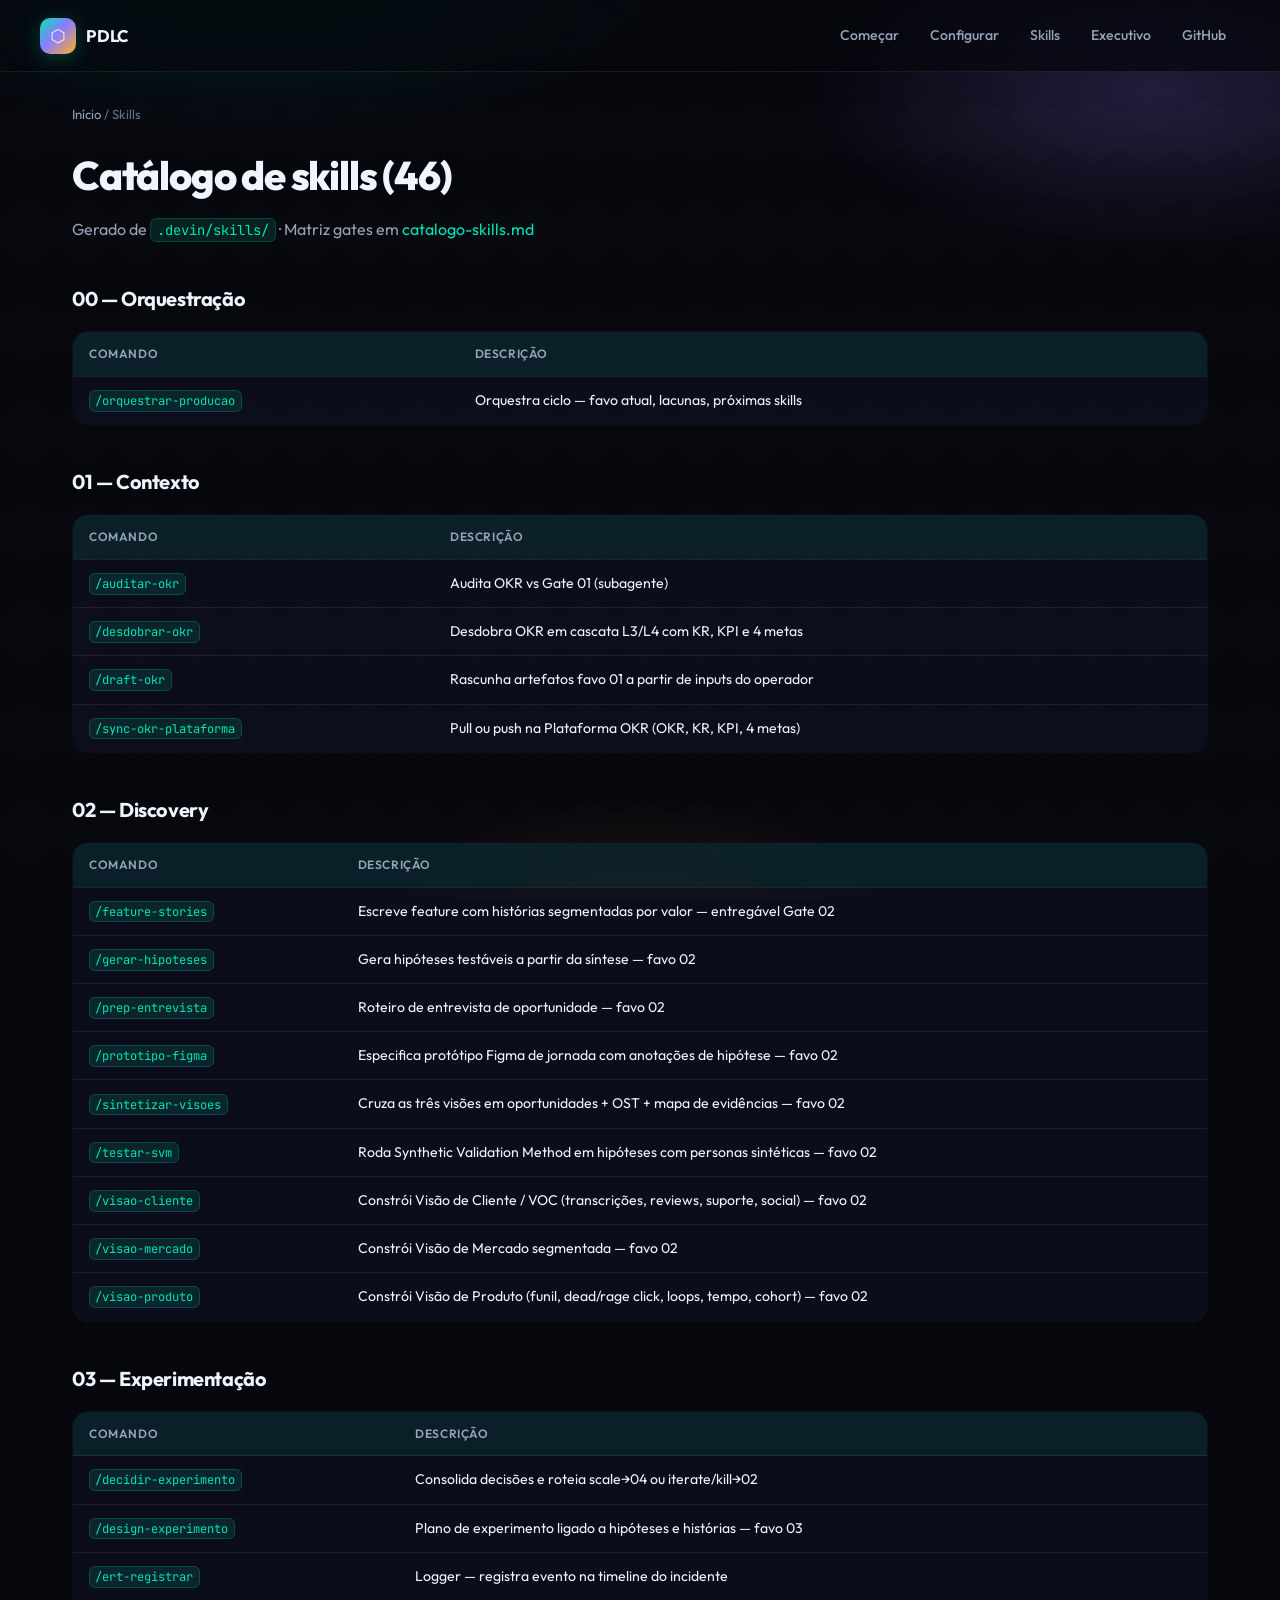
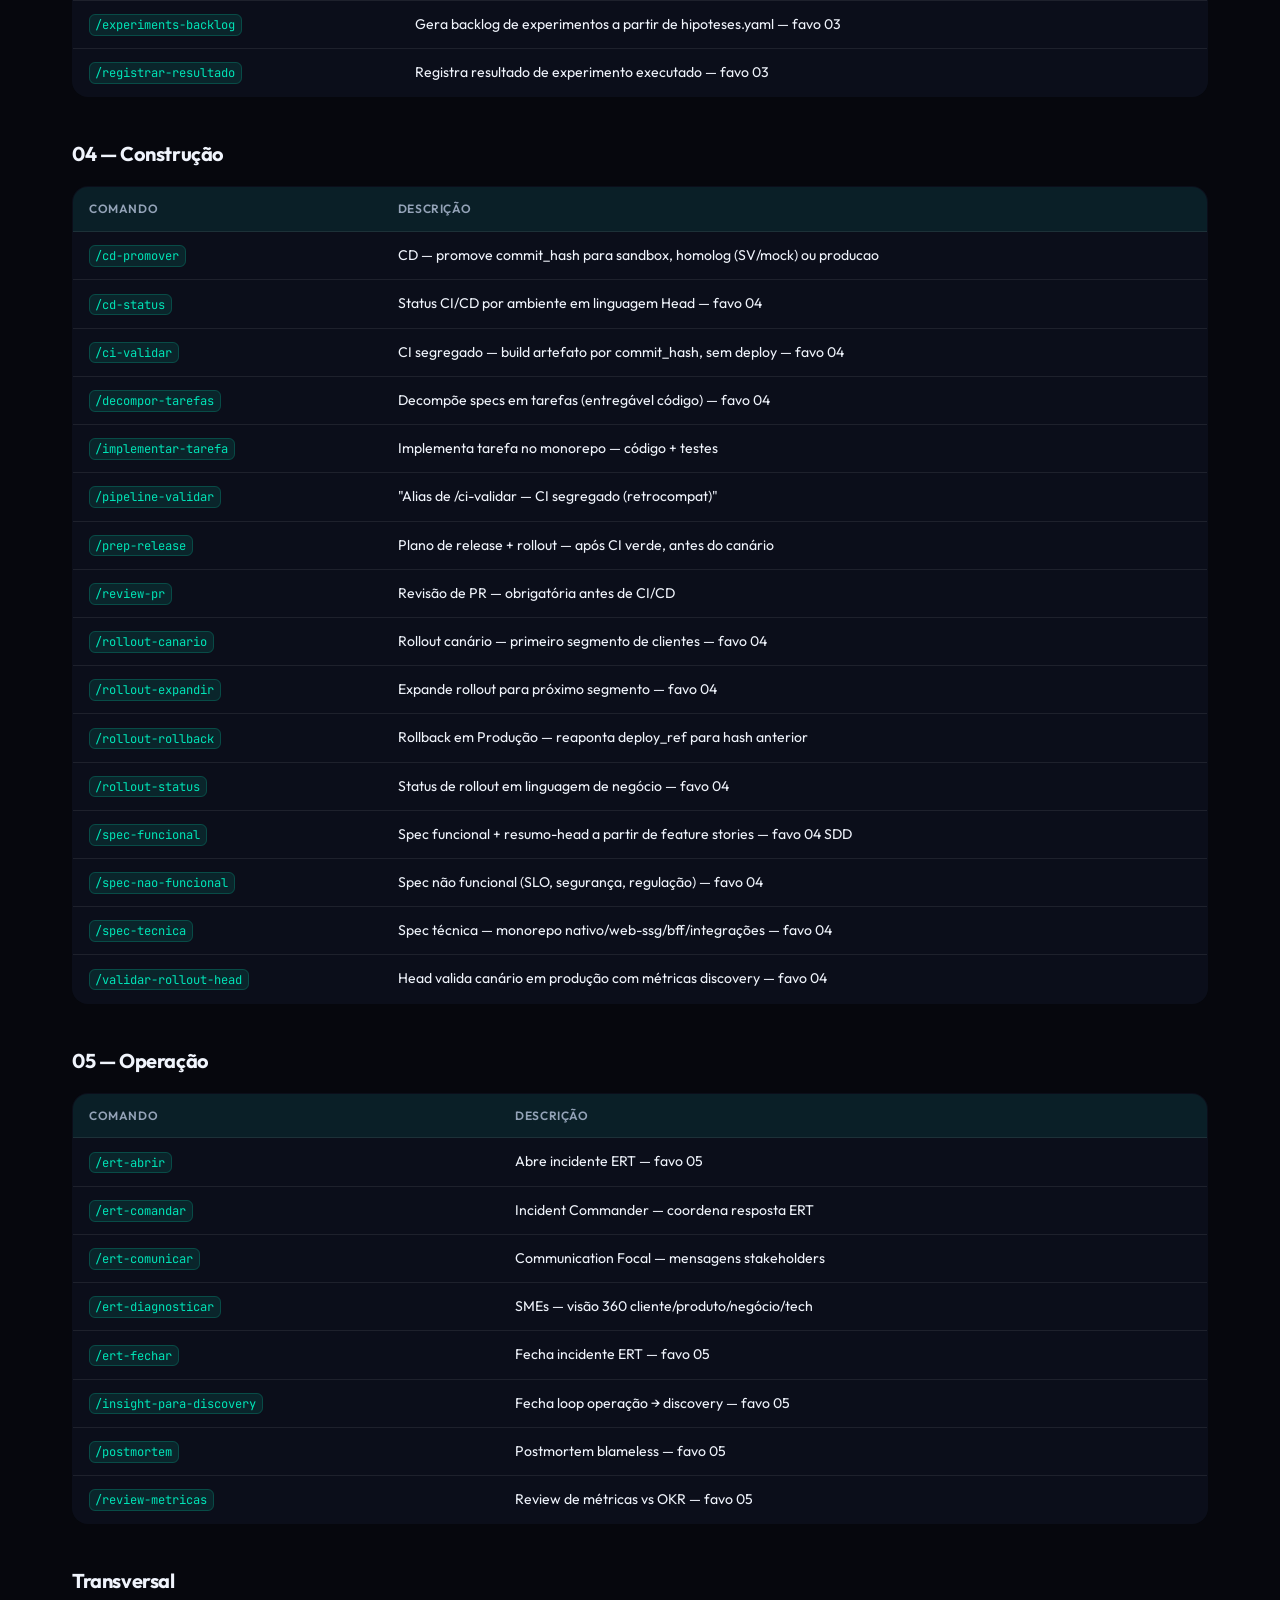
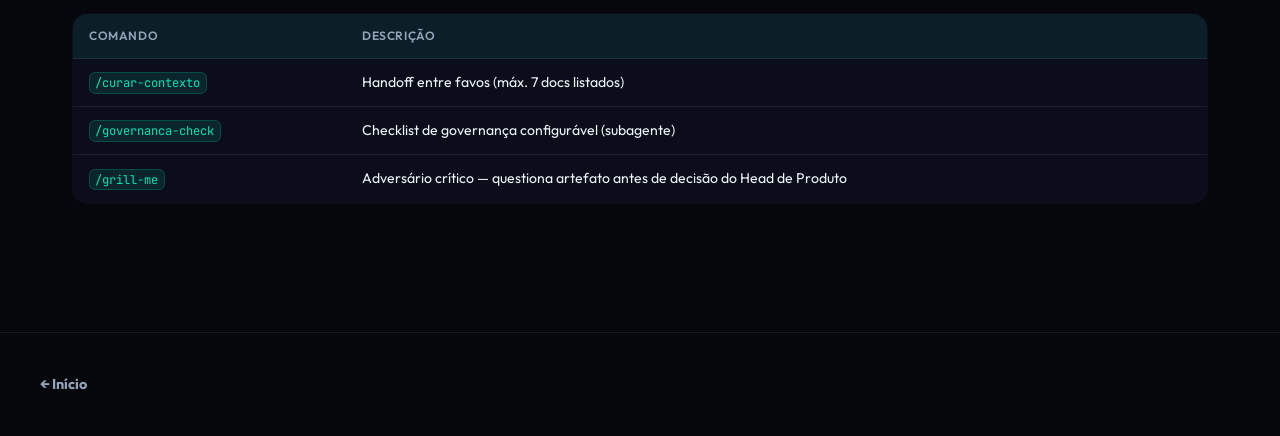
<file: docs/catalogo-skills.html>
<!DOCTYPE html>
<html lang="pt-BR">
<head>
  <meta charset="UTF-8" />
  <meta name="viewport" content="width=device-width, initial-scale=1" />
  <meta name="theme-color" content="#06070d" />
  <title>Catálogo de Skills — PDLC</title>
  <link rel="stylesheet" href="assets/site.css" />
</head>
<body>
  <div class="hex-bg" aria-hidden="true"></div>
  <header class="site-header">
    <a href="index.html" class="site-logo"><span class="logo-mark">⬡</span> PDLC</a>
    <button class="nav-toggle" type="button" aria-label="Menu">☰</button>
    <nav class="site-nav">
      <a href="guia-inicio.html">Começar</a>
      <a href="configuracao.html">Configurar</a>
      <a href="catalogo-skills.html">Skills</a>
      <a href="apresentacao-executiva.html">Executivo</a>
      <a href="https://github.com/rodrigomacia/pdlc_devin_cli" target="_blank" rel="noopener">GitHub</a>
    </nav>
  </header>
  <main>
    <p class="breadcrumb"><a href="index.html">Início</a> / Skills</p>
    <div class="page-hero">
      <h1>Catálogo de skills (46)</h1>
      <p>Gerado de <code>.devin/skills/</code> · Matriz gates em <a href="colmeia/00-nucleo/catalogo-skills.md">catalogo-skills.md</a></p>
    </div>
    <h2 class="section-title">00 — Orquestração</h2>
    <table><thead><tr><th>Comando</th><th>Descrição</th></tr></thead><tbody>
      <tr><td><code>/orquestrar-producao</code></td><td>Orquestra ciclo — favo atual, lacunas, próximas skills</td></tr>
    </tbody></table>
    <h2 class="section-title">01 — Contexto</h2>
    <table><thead><tr><th>Comando</th><th>Descrição</th></tr></thead><tbody>
      <tr><td><code>/auditar-okr</code></td><td>Audita OKR vs Gate 01 (subagente)</td></tr>
      <tr><td><code>/desdobrar-okr</code></td><td>Desdobra OKR em cascata L3/L4 com KR, KPI e 4 metas</td></tr>
      <tr><td><code>/draft-okr</code></td><td>Rascunha artefatos favo 01 a partir de inputs do operador</td></tr>
      <tr><td><code>/sync-okr-plataforma</code></td><td>Pull ou push na Plataforma OKR (OKR, KR, KPI, 4 metas)</td></tr>
    </tbody></table>
    <h2 class="section-title">02 — Discovery</h2>
    <table><thead><tr><th>Comando</th><th>Descrição</th></tr></thead><tbody>
      <tr><td><code>/feature-stories</code></td><td>Escreve feature com histórias segmentadas por valor — entregável Gate 02</td></tr>
      <tr><td><code>/gerar-hipoteses</code></td><td>Gera hipóteses testáveis a partir da síntese — favo 02</td></tr>
      <tr><td><code>/prep-entrevista</code></td><td>Roteiro de entrevista de oportunidade — favo 02</td></tr>
      <tr><td><code>/prototipo-figma</code></td><td>Especifica protótipo Figma de jornada com anotações de hipótese — favo 02</td></tr>
      <tr><td><code>/sintetizar-visoes</code></td><td>Cruza as três visões em oportunidades + OST + mapa de evidências — favo 02</td></tr>
      <tr><td><code>/testar-svm</code></td><td>Roda Synthetic Validation Method em hipóteses com personas sintéticas — favo 02</td></tr>
      <tr><td><code>/visao-cliente</code></td><td>Constrói Visão de Cliente / VOC (transcrições, reviews, suporte, social) — favo 02</td></tr>
      <tr><td><code>/visao-mercado</code></td><td>Constrói Visão de Mercado segmentada — favo 02</td></tr>
      <tr><td><code>/visao-produto</code></td><td>Constrói Visão de Produto (funil, dead/rage click, loops, tempo, cohort) — favo 02</td></tr>
    </tbody></table>
    <h2 class="section-title">03 — Experimentação</h2>
    <table><thead><tr><th>Comando</th><th>Descrição</th></tr></thead><tbody>
      <tr><td><code>/decidir-experimento</code></td><td>Consolida decisões e roteia scale→04 ou iterate/kill→02</td></tr>
      <tr><td><code>/design-experimento</code></td><td>Plano de experimento ligado a hipóteses e histórias — favo 03</td></tr>
      <tr><td><code>/ert-registrar</code></td><td>Logger — registra evento na timeline do incidente</td></tr>
      <tr><td><code>/experiments-backlog</code></td><td>Gera backlog de experimentos a partir de hipoteses.yaml — favo 03</td></tr>
      <tr><td><code>/registrar-resultado</code></td><td>Registra resultado de experimento executado — favo 03</td></tr>
    </tbody></table>
    <h2 class="section-title">04 — Construção</h2>
    <table><thead><tr><th>Comando</th><th>Descrição</th></tr></thead><tbody>
      <tr><td><code>/cd-promover</code></td><td>CD — promove commit_hash para sandbox, homolog (SV/mock) ou producao</td></tr>
      <tr><td><code>/cd-status</code></td><td>Status CI/CD por ambiente em linguagem Head — favo 04</td></tr>
      <tr><td><code>/ci-validar</code></td><td>CI segregado — build artefato por commit_hash, sem deploy — favo 04</td></tr>
      <tr><td><code>/decompor-tarefas</code></td><td>Decompõe specs em tarefas (entregável código) — favo 04</td></tr>
      <tr><td><code>/implementar-tarefa</code></td><td>Implementa tarefa no monorepo — código + testes</td></tr>
      <tr><td><code>/pipeline-validar</code></td><td>"Alias de /ci-validar — CI segregado (retrocompat)"</td></tr>
      <tr><td><code>/prep-release</code></td><td>Plano de release + rollout — após CI verde, antes do canário</td></tr>
      <tr><td><code>/review-pr</code></td><td>Revisão de PR — obrigatória antes de CI/CD</td></tr>
      <tr><td><code>/rollout-canario</code></td><td>Rollout canário — primeiro segmento de clientes — favo 04</td></tr>
      <tr><td><code>/rollout-expandir</code></td><td>Expande rollout para próximo segmento — favo 04</td></tr>
      <tr><td><code>/rollout-rollback</code></td><td>Rollback em Produção — reaponta deploy_ref para hash anterior</td></tr>
      <tr><td><code>/rollout-status</code></td><td>Status de rollout em linguagem de negócio — favo 04</td></tr>
      <tr><td><code>/spec-funcional</code></td><td>Spec funcional + resumo-head a partir de feature stories — favo 04 SDD</td></tr>
      <tr><td><code>/spec-nao-funcional</code></td><td>Spec não funcional (SLO, segurança, regulação) — favo 04</td></tr>
      <tr><td><code>/spec-tecnica</code></td><td>Spec técnica — monorepo nativo/web-ssg/bff/integrações — favo 04</td></tr>
      <tr><td><code>/validar-rollout-head</code></td><td>Head valida canário em produção com métricas discovery — favo 04</td></tr>
    </tbody></table>
    <h2 class="section-title">05 — Operação</h2>
    <table><thead><tr><th>Comando</th><th>Descrição</th></tr></thead><tbody>
      <tr><td><code>/ert-abrir</code></td><td>Abre incidente ERT — favo 05</td></tr>
      <tr><td><code>/ert-comandar</code></td><td>Incident Commander — coordena resposta ERT</td></tr>
      <tr><td><code>/ert-comunicar</code></td><td>Communication Focal — mensagens stakeholders</td></tr>
      <tr><td><code>/ert-diagnosticar</code></td><td>SMEs — visão 360 cliente/produto/negócio/tech</td></tr>
      <tr><td><code>/ert-fechar</code></td><td>Fecha incidente ERT — favo 05</td></tr>
      <tr><td><code>/insight-para-discovery</code></td><td>Fecha loop operação → discovery — favo 05</td></tr>
      <tr><td><code>/postmortem</code></td><td>Postmortem blameless — favo 05</td></tr>
      <tr><td><code>/review-metricas</code></td><td>Review de métricas vs OKR — favo 05</td></tr>
    </tbody></table>
    <h2 class="section-title">Transversal</h2>
    <table><thead><tr><th>Comando</th><th>Descrição</th></tr></thead><tbody>
      <tr><td><code>/curar-contexto</code></td><td>Handoff entre favos (máx. 7 docs listados)</td></tr>
      <tr><td><code>/governanca-check</code></td><td>Checklist de governança configurável (subagente)</td></tr>
      <tr><td><code>/grill-me</code></td><td>Adversário crítico — questiona artefato antes de decisão do Head de Produto</td></tr>
    </tbody></table>
  </main>
  <footer class="site-footer"><div class="footer-inner"><a href="index.html" class="footer-brand">← Início</a></div></footer>
  <script src="assets/site.js"></script>
</body>
</html>
</file>
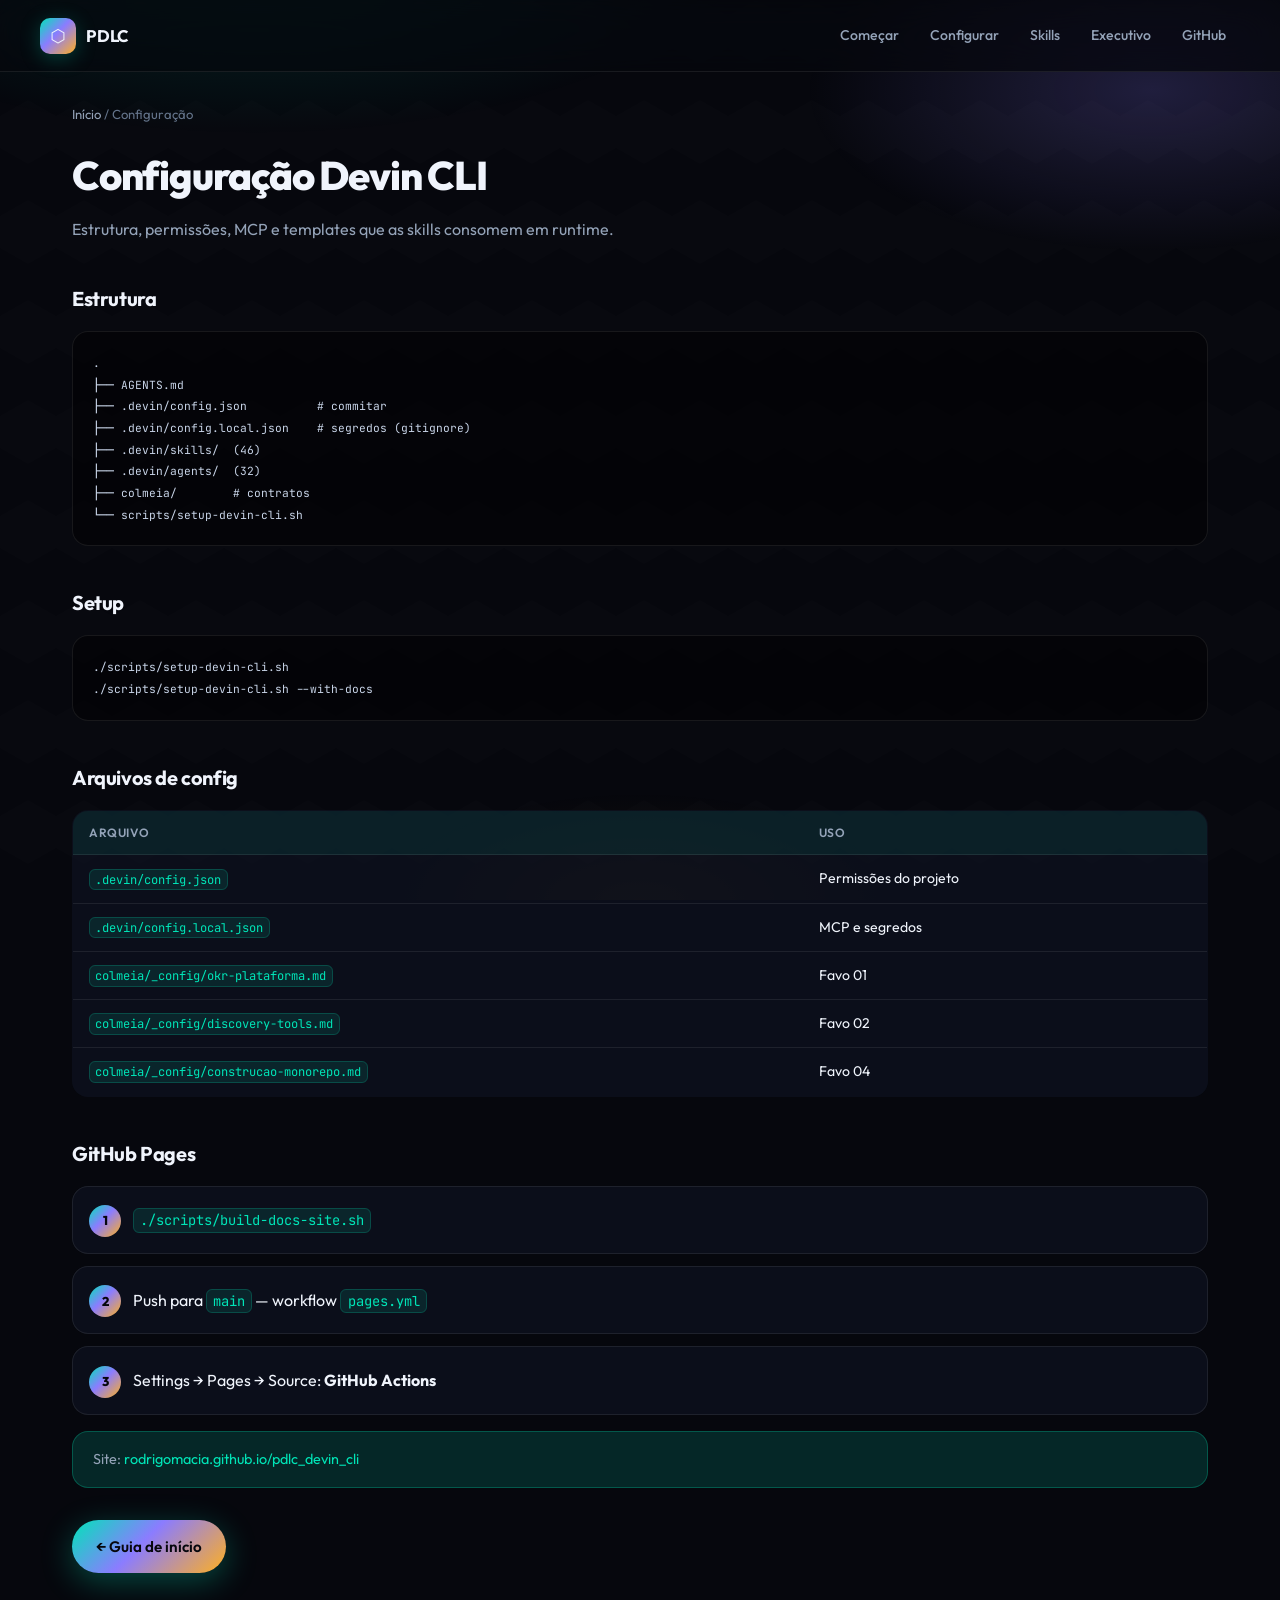
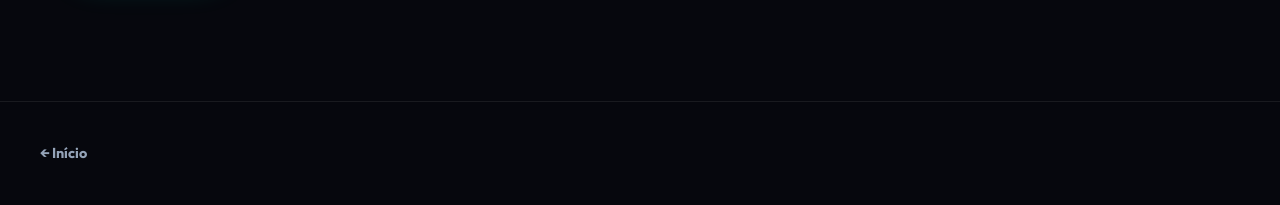
<file: docs/configuracao.html>
<!DOCTYPE html>
<html lang="pt-BR">
<head>
  <meta charset="UTF-8" />
  <meta name="viewport" content="width=device-width, initial-scale=1" />
  <meta name="theme-color" content="#06070d" />
  <title>Configuração — PDLC</title>
  <link rel="stylesheet" href="assets/site.css" />
</head>
<body>
  <div class="hex-bg" aria-hidden="true"></div>

  <header class="site-header">
    <a href="index.html" class="site-logo"><span class="logo-mark">⬡</span> PDLC</a>
    <button class="nav-toggle" type="button" aria-label="Menu">☰</button>
    <nav class="site-nav">
      <a href="guia-inicio.html">Começar</a>
      <a href="configuracao.html">Configurar</a>
      <a href="catalogo-skills.html">Skills</a>
      <a href="apresentacao-executiva.html">Executivo</a>
      <a href="https://github.com/rodrigomacia/pdlc_devin_cli" target="_blank" rel="noopener">GitHub</a>
    </nav>
  </header>

  <main>
    <p class="breadcrumb"><a href="index.html">Início</a> / Configuração</p>
    <div class="page-hero">
      <h1>Configuração Devin CLI</h1>
      <p>Estrutura, permissões, MCP e templates que as skills consomem em runtime.</p>
    </div>

    <h2 class="section-title">Estrutura</h2>
    <pre><code>.
├── AGENTS.md
├── .devin/config.json          # commitar
├── .devin/config.local.json    # segredos (gitignore)
├── .devin/skills/  (46)
├── .devin/agents/  (32)
├── colmeia/        # contratos
└── scripts/setup-devin-cli.sh</code></pre>

    <h2 class="section-title">Setup</h2>
    <pre><code>./scripts/setup-devin-cli.sh
./scripts/setup-devin-cli.sh --with-docs</code></pre>

    <h2 class="section-title">Arquivos de config</h2>
    <table>
      <thead><tr><th>Arquivo</th><th>Uso</th></tr></thead>
      <tbody>
        <tr><td><code>.devin/config.json</code></td><td>Permissões do projeto</td></tr>
        <tr><td><code>.devin/config.local.json</code></td><td>MCP e segredos</td></tr>
        <tr><td><code>colmeia/_config/okr-plataforma.md</code></td><td>Favo 01</td></tr>
        <tr><td><code>colmeia/_config/discovery-tools.md</code></td><td>Favo 02</td></tr>
        <tr><td><code>colmeia/_config/construcao-monorepo.md</code></td><td>Favo 04</td></tr>
      </tbody>
    </table>

    <h2 class="section-title" id="github-pages">GitHub Pages</h2>
    <ol class="steps">
      <li><code>./scripts/build-docs-site.sh</code></li>
      <li>Push para <code>main</code> — workflow <code>pages.yml</code></li>
      <li>Settings → Pages → Source: <strong>GitHub Actions</strong></li>
    </ol>
    <div class="alert alert-info">
      Site: <a href="https://rodrigomacia.github.io/pdlc_devin_cli/">rodrigomacia.github.io/pdlc_devin_cli</a>
    </div>

    <p style="margin-top:2rem"><a href="guia-inicio.html" class="btn btn-primary">← Guia de início</a></p>
  </main>

  <footer class="site-footer">
    <div class="footer-inner"><a href="index.html" class="footer-brand">← Início</a></div>
  </footer>
  <script src="assets/site.js"></script>
</body>
</html>
</file>
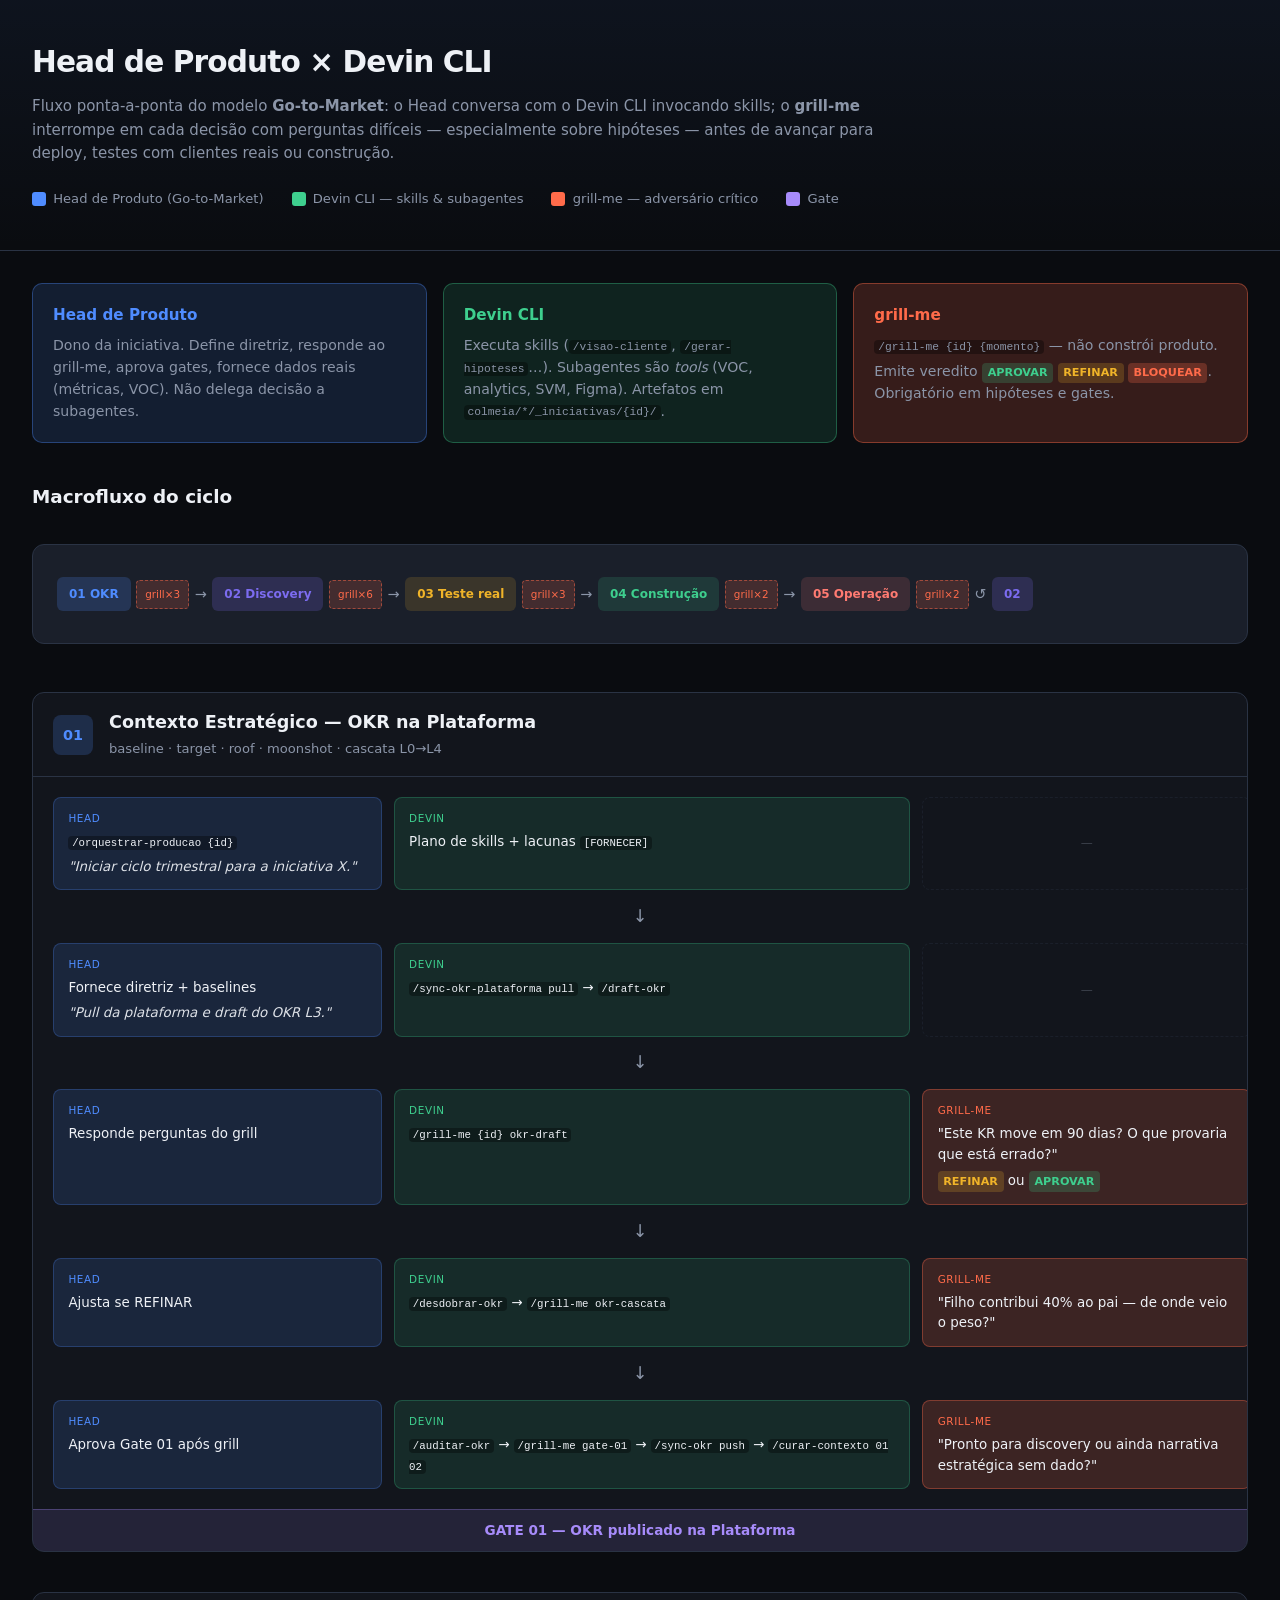
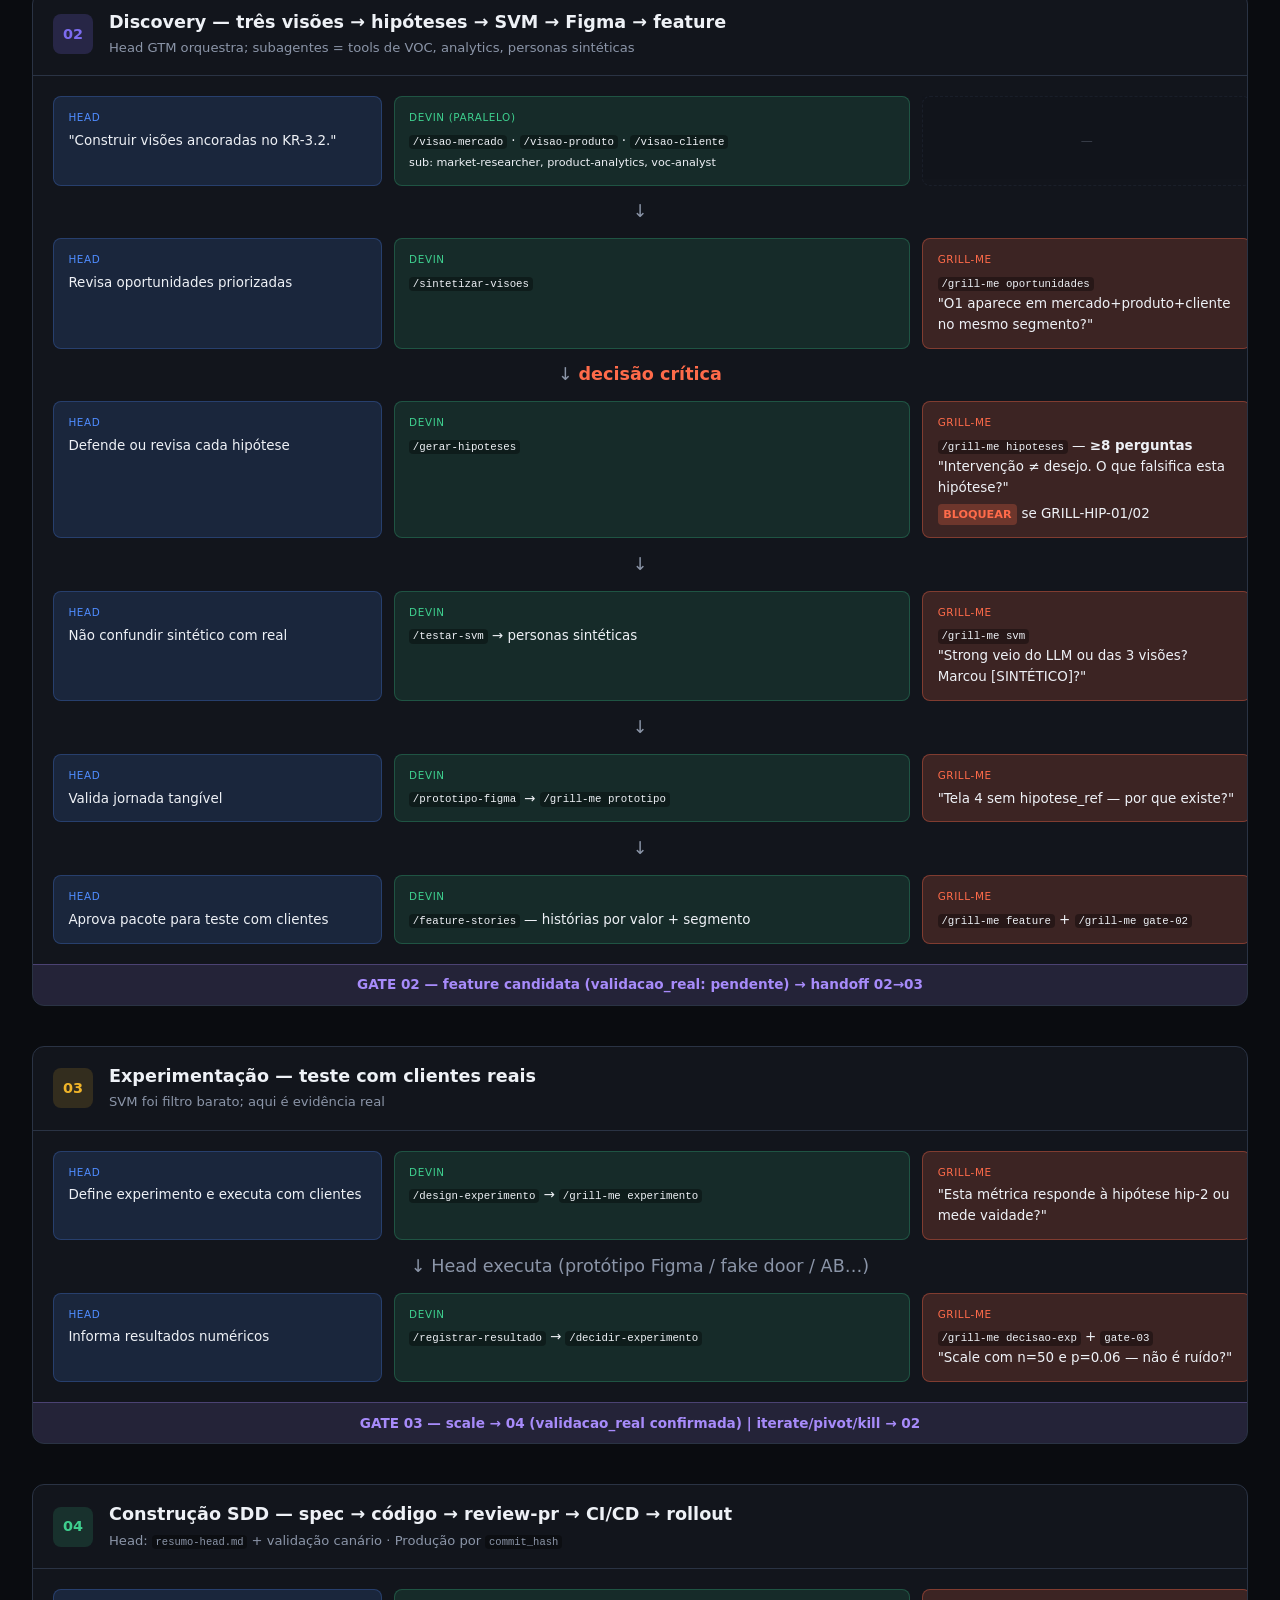
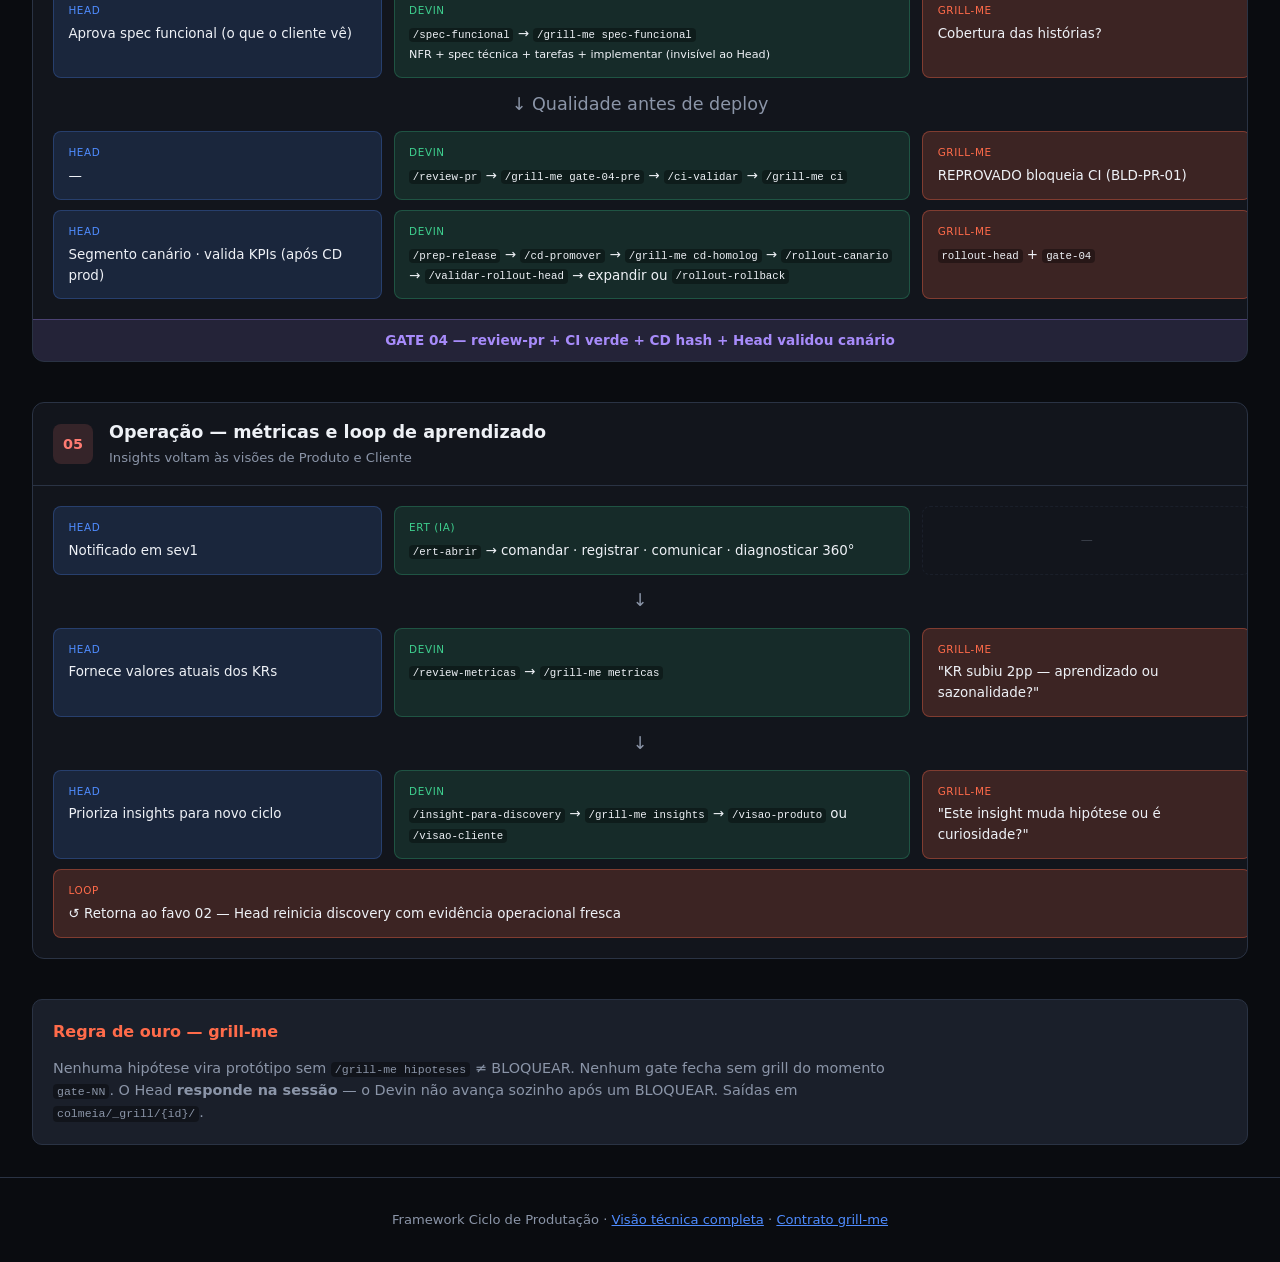
<file: docs/fluxo-head-produto-devin.html>
<!DOCTYPE html>
<html lang="pt-BR">
<head>
  <meta charset="UTF-8" />
  <meta name="viewport" content="width=device-width, initial-scale=1" />
  <title>Head de Produto × Devin CLI — Ciclo Go-to-Market</title>
  <style>
    :root {
      --bg: #0a0c10;
      --surface: #12151c;
      --surface2: #1a1f2a;
      --border: #2a3344;
      --text: #eef1f6;
      --muted: #8b95a8;
      --head: #4f8cff;
      --head-dim: rgba(79, 140, 255, 0.14);
      --devin: #3ecf8e;
      --devin-dim: rgba(62, 207, 142, 0.12);
      --grill: #ff6b4a;
      --grill-dim: rgba(255, 107, 74, 0.18);
      --gate: #a78bfa;
      --f01: #4f8cff;
      --f02: #7c6cf0;
      --f03: #f0b429;
      --f04: #3ecf8e;
      --f05: #ff7b72;
    }
    * { box-sizing: border-box; margin: 0; padding: 0; }
    body {
      font-family: "Segoe UI", system-ui, sans-serif;
      background: var(--bg);
      color: var(--text);
      line-height: 1.55;
      font-size: 15px;
    }
    header {
      padding: 2.5rem 2rem;
      border-bottom: 1px solid var(--border);
      max-width: 1400px;
      margin: 0 auto;
      background: linear-gradient(180deg, rgba(79,140,255,0.06) 0%, transparent 100%);
    }
    header h1 { font-size: 1.85rem; font-weight: 650; letter-spacing: -0.03em; }
    header .subtitle { color: var(--muted); margin-top: 0.6rem; max-width: 56rem; }
    .legend {
      display: flex; flex-wrap: wrap; gap: 1rem 1.75rem;
      margin-top: 1.5rem; font-size: 0.82rem; color: var(--muted);
    }
    .legend span { display: flex; align-items: center; gap: 0.45rem; }
    .swatch { width: 14px; height: 14px; border-radius: 3px; }
    main { max-width: 1400px; margin: 0 auto; padding: 2rem; }

    /* Swimlanes overview */
    .lanes-intro {
      display: grid;
      grid-template-columns: 1fr 1fr 1fr;
      gap: 1rem;
      margin-bottom: 2.5rem;
    }
    @media (max-width: 900px) { .lanes-intro { grid-template-columns: 1fr; } }
    .lane-card {
      border: 1px solid var(--border);
      border-radius: 10px;
      padding: 1.25rem;
      background: var(--surface);
    }
    .lane-card.head { border-color: rgba(79,140,255,0.35); background: var(--head-dim); }
    .lane-card.devin { border-color: rgba(62,207,142,0.35); background: var(--devin-dim); }
    .lane-card.grill { border-color: rgba(255,107,74,0.4); background: var(--grill-dim); }
    .lane-card h3 { font-size: 0.95rem; margin-bottom: 0.5rem; }
    .lane-card.head h3 { color: var(--head); }
    .lane-card.devin h3 { color: var(--devin); }
    .lane-card.grill h3 { color: var(--grill); }
    .lane-card p { font-size: 0.88rem; color: var(--muted); }

    /* Phase blocks */
    .phase {
      margin-bottom: 2.5rem;
      border: 1px solid var(--border);
      border-radius: 12px;
      overflow: hidden;
      background: var(--surface);
    }
    .phase-header {
      padding: 1rem 1.25rem;
      display: flex;
      align-items: center;
      gap: 1rem;
      border-bottom: 1px solid var(--border);
    }
    .phase-num {
      width: 2.5rem; height: 2.5rem;
      border-radius: 8px;
      display: flex; align-items: center; justify-content: center;
      font-weight: 700; font-size: 0.9rem;
    }
    .phase-title h2 { font-size: 1.1rem; font-weight: 600; }
    .phase-title span { font-size: 0.82rem; color: var(--muted); }

    .flow-track {
      padding: 1.25rem;
      display: flex;
      flex-direction: column;
      gap: 0.65rem;
    }

  .step-row {
      display: grid;
      grid-template-columns: 28% 44% 28%;
      gap: 0.75rem;
      align-items: stretch;
      min-height: 4rem;
    }
    @media (max-width: 1000px) {
      .step-row { grid-template-columns: 1fr; }
    }

    .cell {
      border-radius: 8px;
      padding: 0.75rem 0.9rem;
      font-size: 0.84rem;
      border: 1px solid transparent;
    }
    .cell-head {
      background: var(--head-dim);
      border-color: rgba(79,140,255,0.25);
    }
    .cell-devin {
      background: var(--devin-dim);
      border-color: rgba(62,207,142,0.25);
    }
    .cell-grill {
      background: var(--grill-dim);
      border-color: rgba(255,107,74,0.35);
    }
    .cell-empty {
      background: transparent;
      border: 1px dashed var(--border);
      opacity: 0.35;
      display: flex;
      align-items: center;
      justify-content: center;
      color: var(--muted);
      font-size: 0.75rem;
    }
    .cell-grill.full-width {
      grid-column: 1 / -1;
    }

    .label {
      font-size: 0.65rem;
      text-transform: uppercase;
      letter-spacing: 0.06em;
      color: var(--muted);
      margin-bottom: 0.35rem;
    }
    .cell-head .label { color: var(--head); }
    .cell-devin .label { color: var(--devin); }
    .cell-grill .label { color: var(--grill); }

    code {
      font-family: ui-monospace, "Cascadia Code", monospace;
      font-size: 0.8em;
      background: rgba(0,0,0,0.35);
      padding: 0.1em 0.35em;
      border-radius: 4px;
    }
    .bubble {
      font-style: italic;
      color: var(--text);
      opacity: 0.92;
      margin-top: 0.25rem;
    }
    .verdict {
      display: inline-block;
      font-size: 0.7rem;
      font-weight: 600;
      padding: 0.15em 0.5em;
      border-radius: 4px;
      margin-top: 0.35rem;
    }
    .v-ok { background: rgba(62,207,142,0.2); color: #3ecf8e; }
    .v-refine { background: rgba(240,180,41,0.2); color: #f0b429; }
    .v-block { background: rgba(255,107,74,0.25); color: #ff6b4a; }

    .arrow-between {
      text-align: center;
      color: var(--muted);
      font-size: 1.1rem;
      padding: 0.15rem 0;
    }

    .gate-banner {
      text-align: center;
      padding: 0.6rem;
      background: rgba(167,139,250,0.12);
      border-top: 1px solid rgba(167,139,250,0.3);
      color: var(--gate);
      font-size: 0.85rem;
      font-weight: 600;
    }

    /* Macro diagram */
    .macro {
      margin: 2rem 0 3rem;
      padding: 1.5rem;
      background: var(--surface2);
      border-radius: 12px;
      border: 1px solid var(--border);
      overflow-x: auto;
    }
    .macro-flow {
      display: flex;
      align-items: center;
      gap: 0.35rem;
      min-width: 1100px;
      padding: 0.5rem 0;
    }
    .macro-node {
      padding: 0.5rem 0.75rem;
      border-radius: 6px;
      font-size: 0.75rem;
      font-weight: 600;
      white-space: nowrap;
      text-align: center;
    }
    .macro-arrow { color: var(--muted); font-size: 0.9rem; }
    .macro-grill {
      padding: 0.35rem 0.5rem;
      border-radius: 4px;
      font-size: 0.65rem;
      background: var(--grill-dim);
      color: var(--grill);
      border: 1px dashed rgba(255,107,74,0.5);
    }

    footer {
      padding: 2rem;
      text-align: center;
      color: var(--muted);
      font-size: 0.82rem;
      border-top: 1px solid var(--border);
    }
    a { color: var(--head); }
  </style>
</head>
<body>
  <header>
    <h1>Head de Produto × Devin CLI</h1>
    <p class="subtitle">
      Fluxo ponta-a-ponta do modelo <strong>Go-to-Market</strong>: o Head conversa com o Devin CLI invocando skills;
      o <strong>grill-me</strong> interrompe em cada decisão com perguntas difíceis — especialmente sobre hipóteses —
      antes de avançar para deploy, testes com clientes reais ou construção.
    </p>
    <div class="legend">
      <span><span class="swatch" style="background:var(--head)"></span> Head de Produto (Go-to-Market)</span>
      <span><span class="swatch" style="background:var(--devin)"></span> Devin CLI — skills & subagentes</span>
      <span><span class="swatch" style="background:var(--grill)"></span> grill-me — adversário crítico</span>
      <span><span class="swatch" style="background:var(--gate)"></span> Gate</span>
    </div>
  </header>

  <main>
    <section class="lanes-intro">
      <div class="lane-card head">
        <h3>Head de Produto</h3>
        <p>Dono da iniciativa. Define diretriz, responde ao grill-me, aprova gates, fornece dados reais (métricas, VOC). Não delega decisão a subagentes.</p>
      </div>
      <div class="lane-card devin">
        <h3>Devin CLI</h3>
        <p>Executa skills (<code>/visao-cliente</code>, <code>/gerar-hipoteses</code>…). Subagentes são <em>tools</em> (VOC, analytics, SVM, Figma). Artefatos em <code>colmeia/*/_iniciativas/{id}/</code>.</p>
      </div>
      <div class="lane-card grill">
        <h3>grill-me</h3>
        <p><code>/grill-me {id} {momento}</code> — não constrói produto. Emite veredito <span class="verdict v-ok">APROVAR</span> <span class="verdict v-refine">REFINAR</span> <span class="verdict v-block">BLOQUEAR</span>. Obrigatório em hipóteses e gates.</p>
      </div>
    </section>

    <section>
      <h2 style="font-size:1.15rem;margin-bottom:1rem;">Macrofluxo do ciclo</h2>
      <div class="macro">
        <div class="macro-flow">
          <span class="macro-node" style="background:rgba(79,140,255,0.2);color:var(--f01)">01 OKR</span>
          <span class="macro-grill">grill×3</span>
          <span class="macro-arrow">→</span>
          <span class="macro-node" style="background:rgba(124,108,240,0.2);color:var(--f02)">02 Discovery</span>
          <span class="macro-grill">grill×6</span>
          <span class="macro-arrow">→</span>
          <span class="macro-node" style="background:rgba(240,180,41,0.15);color:var(--f03)">03 Teste real</span>
          <span class="macro-grill">grill×3</span>
          <span class="macro-arrow">→</span>
          <span class="macro-node" style="background:rgba(62,207,142,0.15);color:var(--f04)">04 Construção</span>
          <span class="macro-grill">grill×2</span>
          <span class="macro-arrow">→</span>
          <span class="macro-node" style="background:rgba(255,123,114,0.15);color:var(--f05)">05 Operação</span>
          <span class="macro-grill">grill×2</span>
          <span class="macro-arrow">↺</span>
          <span class="macro-node" style="background:rgba(124,108,240,0.2);color:var(--f02)">02</span>
        </div>
      </div>
    </section>

    <!-- F01 -->
    <article class="phase">
      <div class="phase-header">
        <div class="phase-num" style="background:rgba(79,140,255,0.2);color:var(--f01)">01</div>
        <div class="phase-title">
          <h2>Contexto Estratégico — OKR na Plataforma</h2>
          <span>baseline · target · roof · moonshot · cascata L0→L4</span>
        </div>
      </div>
      <div class="flow-track">
        <div class="step-row">
          <div class="cell cell-head"><div class="label">Head</div><code>/orquestrar-producao {id}</code><p class="bubble">"Iniciar ciclo trimestral para a iniciativa X."</p></div>
          <div class="cell cell-devin"><div class="label">Devin</div>Plano de skills + lacunas <code>[FORNECER]</code></div>
          <div class="cell cell-empty">—</div>
        </div>
        <div class="arrow-between">↓</div>
        <div class="step-row">
          <div class="cell cell-head"><div class="label">Head</div>Fornece diretriz + baselines<p class="bubble">"Pull da plataforma e draft do OKR L3."</p></div>
          <div class="cell cell-devin"><div class="label">Devin</div><code>/sync-okr-plataforma pull</code> → <code>/draft-okr</code></div>
          <div class="cell cell-empty">—</div>
        </div>
        <div class="arrow-between">↓</div>
        <div class="step-row">
          <div class="cell cell-head"><div class="label">Head</div>Responde perguntas do grill</div>
          <div class="cell cell-devin"><div class="label">Devin</div><code>/grill-me {id} okr-draft</code></div>
          <div class="cell cell-grill"><div class="label">grill-me</div>"Este KR move em 90 dias? O que provaria que está errado?"<br><span class="verdict v-refine">REFINAR</span> ou <span class="verdict v-ok">APROVAR</span></div>
        </div>
        <div class="arrow-between">↓</div>
        <div class="step-row">
          <div class="cell cell-head"><div class="label">Head</div>Ajusta se REFINAR</div>
          <div class="cell cell-devin"><div class="label">Devin</div><code>/desdobrar-okr</code> → <code>/grill-me okr-cascata</code></div>
          <div class="cell cell-grill"><div class="label">grill-me</div>"Filho contribui 40% ao pai — de onde veio o peso?"</div>
        </div>
        <div class="arrow-between">↓</div>
        <div class="step-row">
          <div class="cell cell-head"><div class="label">Head</div>Aprova Gate 01 após grill</div>
          <div class="cell cell-devin"><div class="label">Devin</div><code>/auditar-okr</code> → <code>/grill-me gate-01</code> → <code>/sync-okr push</code> → <code>/curar-contexto 01 02</code></div>
          <div class="cell cell-grill"><div class="label">grill-me</div>"Pronto para discovery ou ainda narrativa estratégica sem dado?"</div>
        </div>
      </div>
      <div class="gate-banner">GATE 01 — OKR publicado na Plataforma</div>
    </article>

    <!-- F02 -->
    <article class="phase">
      <div class="phase-header">
        <div class="phase-num" style="background:rgba(124,108,240,0.2);color:var(--f02)">02</div>
        <div class="phase-title">
          <h2>Discovery — três visões → hipóteses → SVM → Figma → feature</h2>
          <span>Head GTM orquestra; subagentes = tools de VOC, analytics, personas sintéticas</span>
        </div>
      </div>
      <div class="flow-track">
        <div class="step-row">
          <div class="cell cell-head"><div class="label">Head</div>"Construir visões ancoradas no KR-3.2."</div>
          <div class="cell cell-devin"><div class="label">Devin (paralelo)</div><code>/visao-mercado</code> · <code>/visao-produto</code> · <code>/visao-cliente</code><br><small>sub: market-researcher, product-analytics, voc-analyst</small></div>
          <div class="cell cell-empty">—</div>
        </div>
        <div class="arrow-between">↓</div>
        <div class="step-row">
          <div class="cell cell-head"><div class="label">Head</div>Revisa oportunidades priorizadas</div>
          <div class="cell cell-devin"><div class="label">Devin</div><code>/sintetizar-visoes</code></div>
          <div class="cell cell-grill"><div class="label">grill-me</div><code>/grill-me oportunidades</code><br>"O1 aparece em mercado+produto+cliente no mesmo segmento?"</div>
        </div>
        <div class="arrow-between">↓ <strong style="color:var(--grill)">decisão crítica</strong></div>
        <div class="step-row">
          <div class="cell cell-head"><div class="label">Head</div>Defende ou revisa cada hipótese</div>
          <div class="cell cell-devin"><div class="label">Devin</div><code>/gerar-hipoteses</code></div>
          <div class="cell cell-grill"><div class="label">grill-me</div><code>/grill-me hipoteses</code> — <strong>≥8 perguntas</strong><br>"Intervenção ≠ desejo. O que falsifica esta hipótese?"<br><span class="verdict v-block">BLOQUEAR</span> se GRILL-HIP-01/02</div>
        </div>
        <div class="arrow-between">↓</div>
        <div class="step-row">
          <div class="cell cell-head"><div class="label">Head</div>Não confundir sintético com real</div>
          <div class="cell cell-devin"><div class="label">Devin</div><code>/testar-svm</code> → personas sintéticas</div>
          <div class="cell cell-grill"><div class="label">grill-me</div><code>/grill-me svm</code><br>"Strong veio do LLM ou das 3 visões? Marcou [SINTÉTICO]?"</div>
        </div>
        <div class="arrow-between">↓</div>
        <div class="step-row">
          <div class="cell cell-head"><div class="label">Head</div>Valida jornada tangível</div>
          <div class="cell cell-devin"><div class="label">Devin</div><code>/prototipo-figma</code> → <code>/grill-me prototipo</code></div>
          <div class="cell cell-grill"><div class="label">grill-me</div>"Tela 4 sem hipotese_ref — por que existe?"</div>
        </div>
        <div class="arrow-between">↓</div>
        <div class="step-row">
          <div class="cell cell-head"><div class="label">Head</div>Aprova pacote para teste com clientes</div>
          <div class="cell cell-devin"><div class="label">Devin</div><code>/feature-stories</code> — histórias por valor + segmento</div>
          <div class="cell cell-grill"><div class="label">grill-me</div><code>/grill-me feature</code> + <code>/grill-me gate-02</code></div>
        </div>
      </div>
      <div class="gate-banner">GATE 02 — feature candidata (validacao_real: pendente) → handoff 02→03</div>
    </article>

    <!-- F03 -->
    <article class="phase">
      <div class="phase-header">
        <div class="phase-num" style="background:rgba(240,180,41,0.15);color:var(--f03)">03</div>
        <div class="phase-title">
          <h2>Experimentação — teste com clientes reais</h2>
          <span>SVM foi filtro barato; aqui é evidência real</span>
        </div>
      </div>
      <div class="flow-track">
        <div class="step-row">
          <div class="cell cell-head"><div class="label">Head</div>Define experimento e executa com clientes</div>
          <div class="cell cell-devin"><div class="label">Devin</div><code>/design-experimento</code> → <code>/grill-me experimento</code></div>
          <div class="cell cell-grill"><div class="label">grill-me</div>"Esta métrica responde à hipótese hip-2 ou mede vaidade?"</div>
        </div>
        <div class="arrow-between">↓ Head executa (protótipo Figma / fake door / AB…)</div>
        <div class="step-row">
          <div class="cell cell-head"><div class="label">Head</div>Informa resultados numéricos</div>
          <div class="cell cell-devin"><div class="label">Devin</div><code>/registrar-resultado</code> → <code>/decidir-experimento</code></div>
          <div class="cell cell-grill"><div class="label">grill-me</div><code>/grill-me decisao-exp</code> + <code>gate-03</code><br>"Scale com n=50 e p=0.06 — não é ruído?"</div>
        </div>
      </div>
      <div class="gate-banner">GATE 03 — scale → 04 (validacao_real confirmada) | iterate/pivot/kill → 02</div>
    </article>

    <!-- F04 -->
    <article class="phase">
      <div class="phase-header">
        <div class="phase-num" style="background:rgba(62,207,142,0.15);color:var(--f04)">04</div>
        <div class="phase-title">
          <h2>Construção SDD — spec → código → review-pr → CI/CD → rollout</h2>
          <span>Head: <code>resumo-head.md</code> + validação canário · Produção por <code>commit_hash</code></span>
        </div>
      </div>
      <div class="flow-track">
        <div class="step-row">
          <div class="cell cell-head"><div class="label">Head</div>Aprova spec funcional (o que o cliente vê)</div>
          <div class="cell cell-devin"><div class="label">Devin</div><code>/spec-funcional</code> → <code>/grill-me spec-funcional</code><br><small>NFR + spec técnica + tarefas + implementar (invisível ao Head)</small></div>
          <div class="cell cell-grill"><div class="label">grill-me</div>Cobertura das histórias?</div>
        </div>
        <div class="arrow-between">↓ Qualidade antes de deploy</div>
        <div class="step-row">
          <div class="cell cell-head"><div class="label">Head</div>—</div>
          <div class="cell cell-devin"><div class="label">Devin</div><code>/review-pr</code> → <code>/grill-me gate-04-pre</code> → <code>/ci-validar</code> → <code>/grill-me ci</code></div>
          <div class="cell cell-grill"><div class="label">grill-me</div>REPROVADO bloqueia CI (BLD-PR-01)</div>
        </div>
        <div class="step-row">
          <div class="cell cell-head"><div class="label">Head</div>Segmento canário · valida KPIs (após CD prod)</div>
          <div class="cell cell-devin"><div class="label">Devin</div><code>/prep-release</code> → <code>/cd-promover</code> → <code>/grill-me cd-homolog</code> → <code>/rollout-canario</code> → <code>/validar-rollout-head</code> → expandir ou <code>/rollout-rollback</code></div>
          <div class="cell cell-grill"><div class="label">grill-me</div><code>rollout-head</code> + <code>gate-04</code></div>
        </div>
      </div>
      <div class="gate-banner">GATE 04 — review-pr + CI verde + CD hash + Head validou canário</div>
    </article>

    <!-- F05 -->
    <article class="phase">
      <div class="phase-header">
        <div class="phase-num" style="background:rgba(255,123,114,0.15);color:var(--f05)">05</div>
        <div class="phase-title">
          <h2>Operação — métricas e loop de aprendizado</h2>
          <span>Insights voltam às visões de Produto e Cliente</span>
        </div>
      </div>
      <div class="flow-track">
        <div class="step-row">
          <div class="cell cell-head"><div class="label">Head</div>Notificado em sev1</div>
          <div class="cell cell-devin"><div class="label">ERT (IA)</div><code>/ert-abrir</code> → comandar · registrar · comunicar · diagnosticar 360°</div>
          <div class="cell cell-empty">—</div>
        </div>
        <div class="arrow-between">↓</div>
        <div class="step-row">
          <div class="cell cell-head"><div class="label">Head</div>Fornece valores atuais dos KRs</div>
          <div class="cell cell-devin"><div class="label">Devin</div><code>/review-metricas</code> → <code>/grill-me metricas</code></div>
          <div class="cell cell-grill"><div class="label">grill-me</div>"KR subiu 2pp — aprendizado ou sazonalidade?"</div>
        </div>
        <div class="arrow-between">↓</div>
        <div class="step-row">
          <div class="cell cell-head"><div class="label">Head</div>Prioriza insights para novo ciclo</div>
          <div class="cell cell-devin"><div class="label">Devin</div><code>/insight-para-discovery</code> → <code>/grill-me insights</code> → <code>/visao-produto</code> ou <code>/visao-cliente</code></div>
          <div class="cell cell-grill"><div class="label">grill-me</div>"Este insight muda hipótese ou é curiosidade?"</div>
        </div>
        <div class="step-row">
          <div class="cell cell-grill full-width"><div class="label">Loop</div>↺ Retorna ao favo 02 — Head reinicia discovery com evidência operacional fresca</div>
        </div>
      </div>
    </article>

    <section style="margin-top:2rem;padding:1.25rem;background:var(--surface2);border-radius:10px;border:1px solid var(--border)">
      <h2 style="font-size:1rem;margin-bottom:0.75rem;color:var(--grill)">Regra de ouro — grill-me</h2>
      <p style="color:var(--muted);font-size:0.9rem;max-width:52rem">
        Nenhuma hipótese vira protótipo sem <code>/grill-me hipoteses</code> ≠ BLOQUEAR.
        Nenhum gate fecha sem grill do momento <code>gate-NN</code>.
        O Head <strong>responde na sessão</strong> — o Devin não avança sozinho após um BLOQUEAR.
        Saídas em <code>colmeia/_grill/{id}/</code>.
      </p>
    </section>
  </main>

  <footer>
    Framework Ciclo de Produtação · <a href="fluxo-producao.html">Visão técnica completa</a> ·
    <a href="../colmeia/00-nucleo/grill-me.md">Contrato grill-me</a>
  </footer>
</body>
</html>
</file>
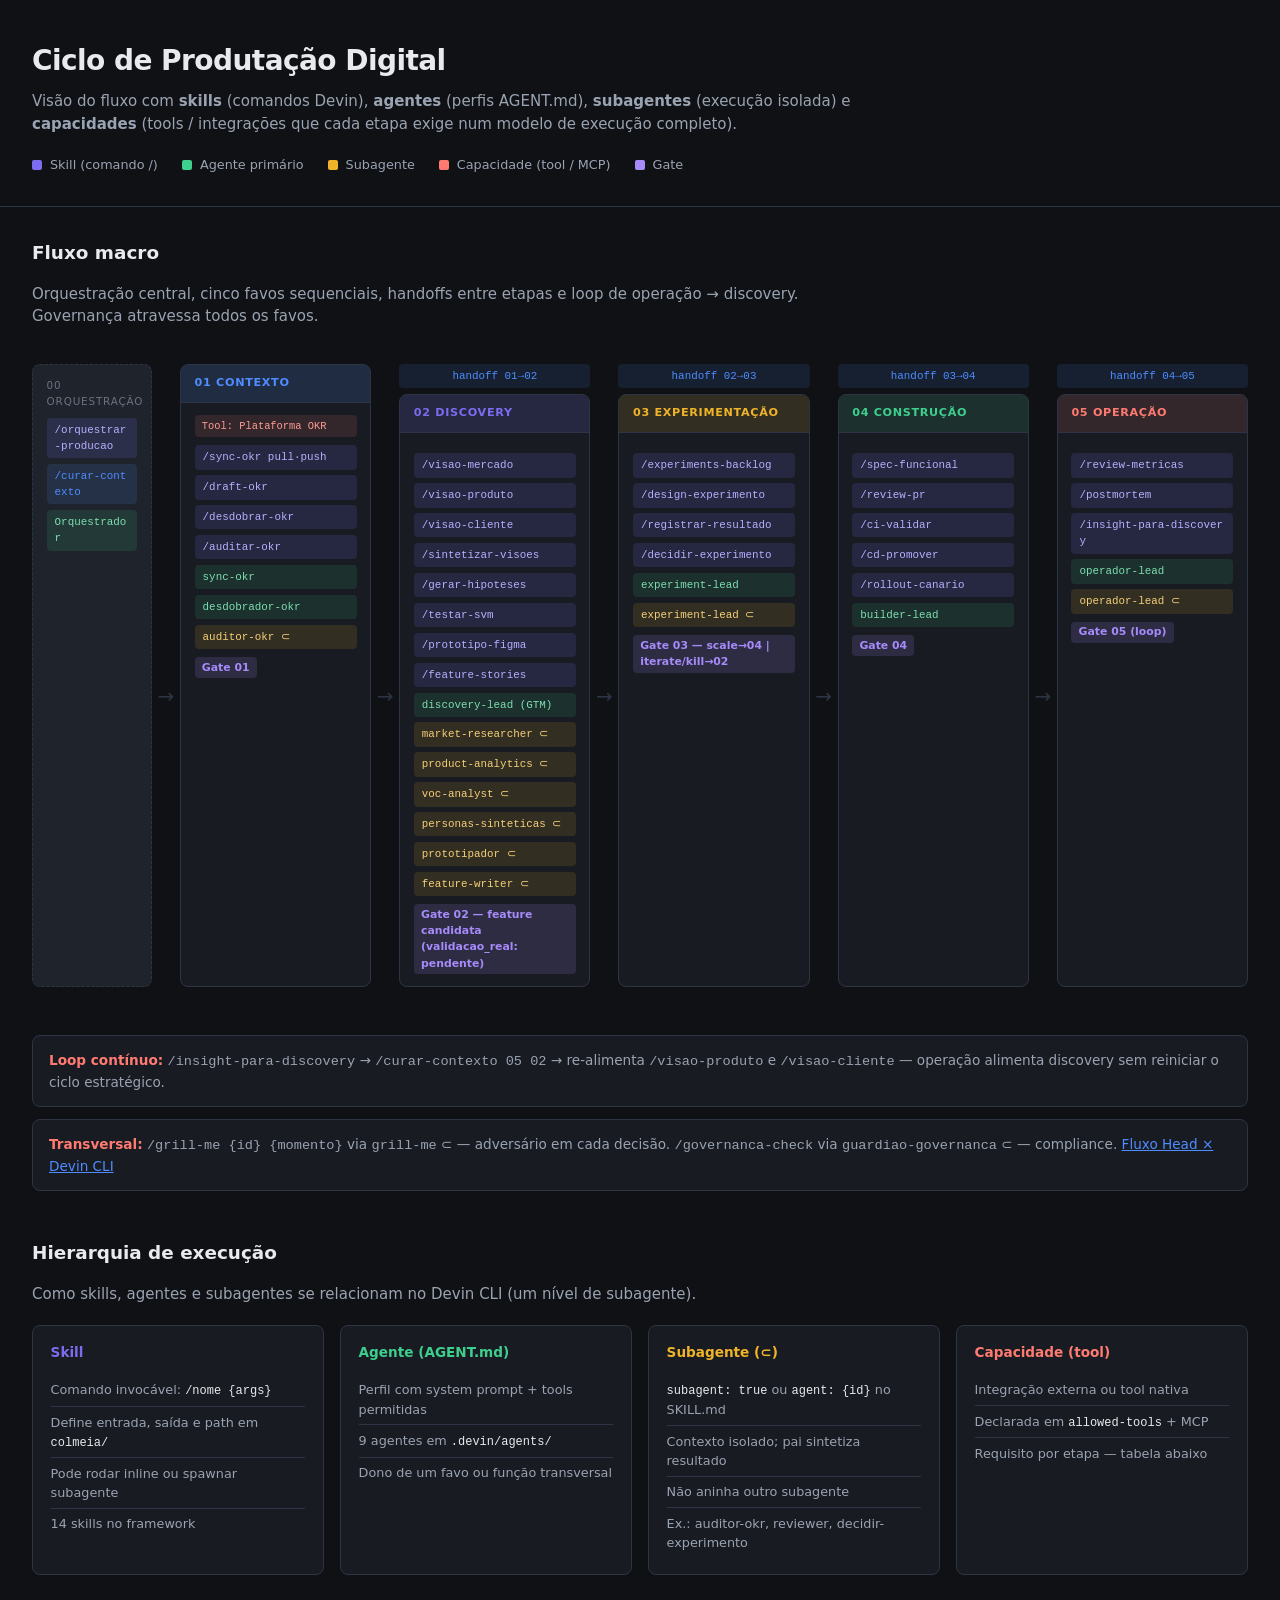
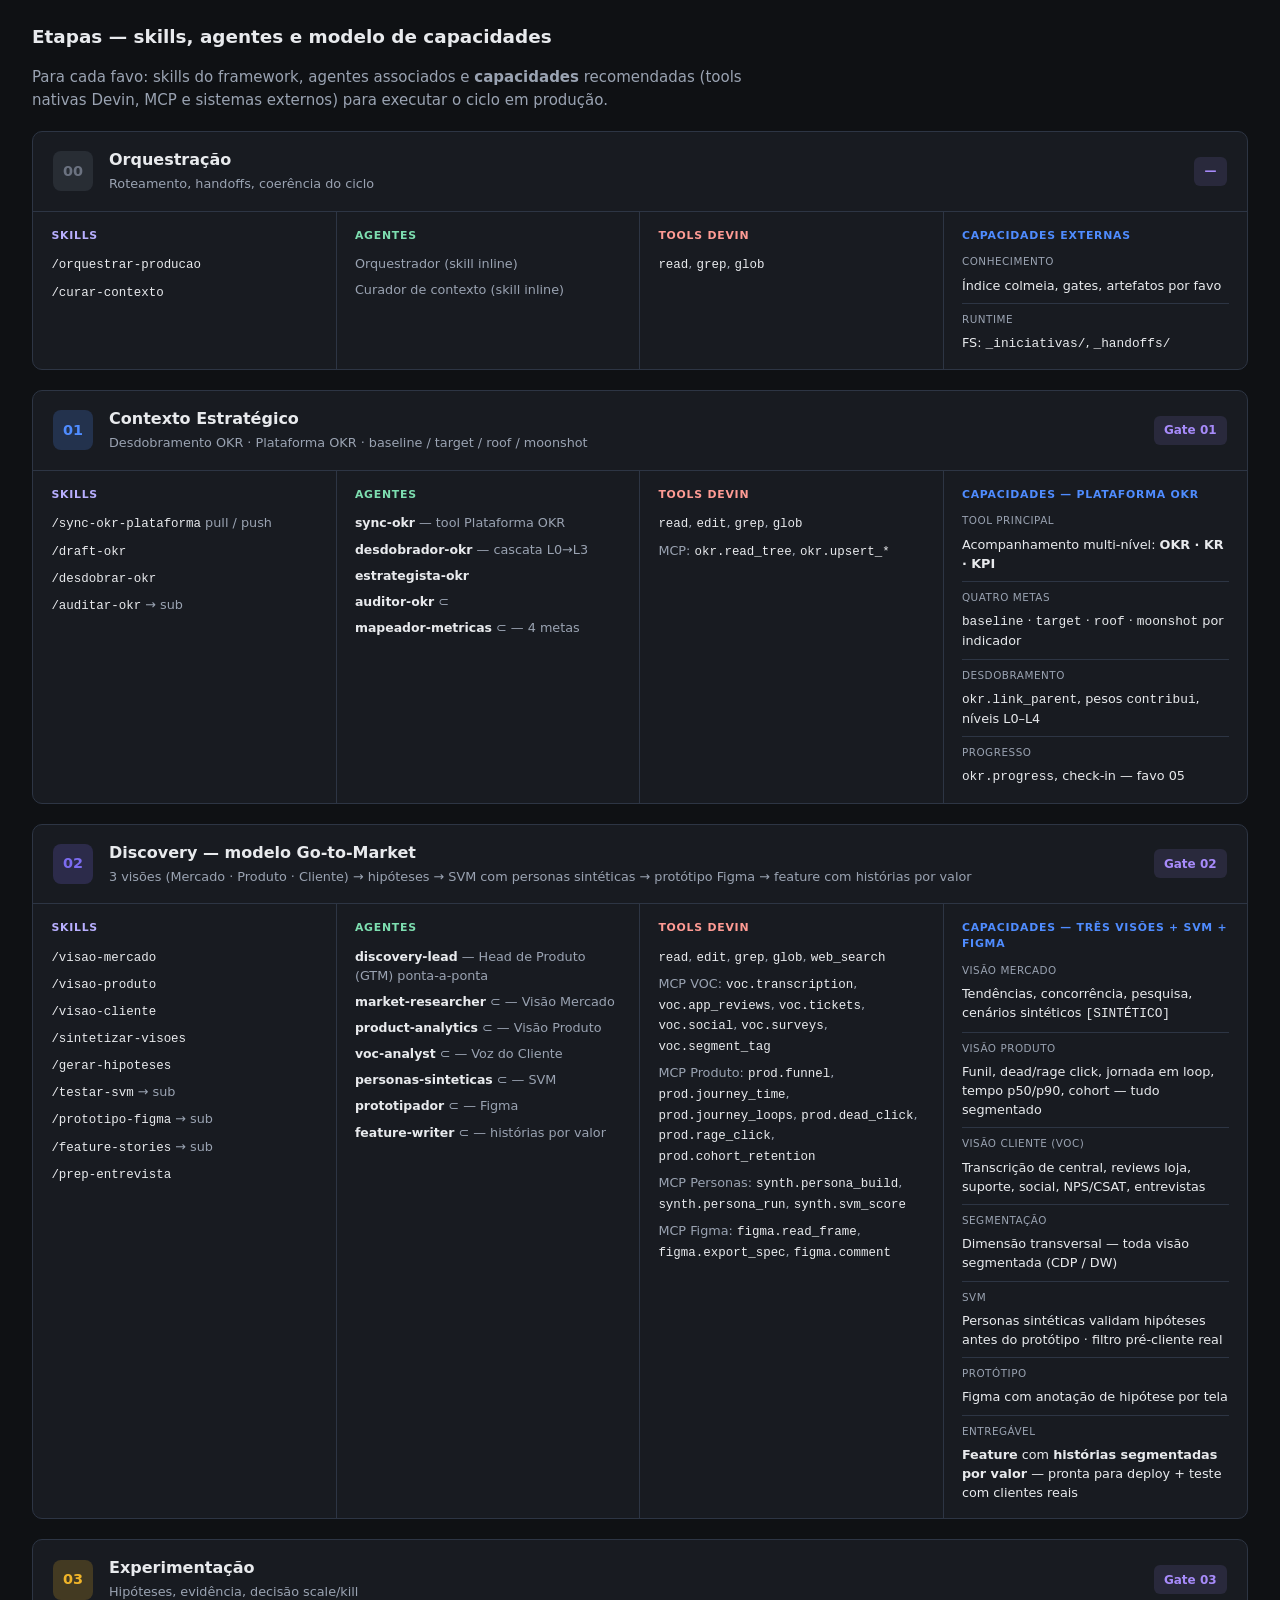
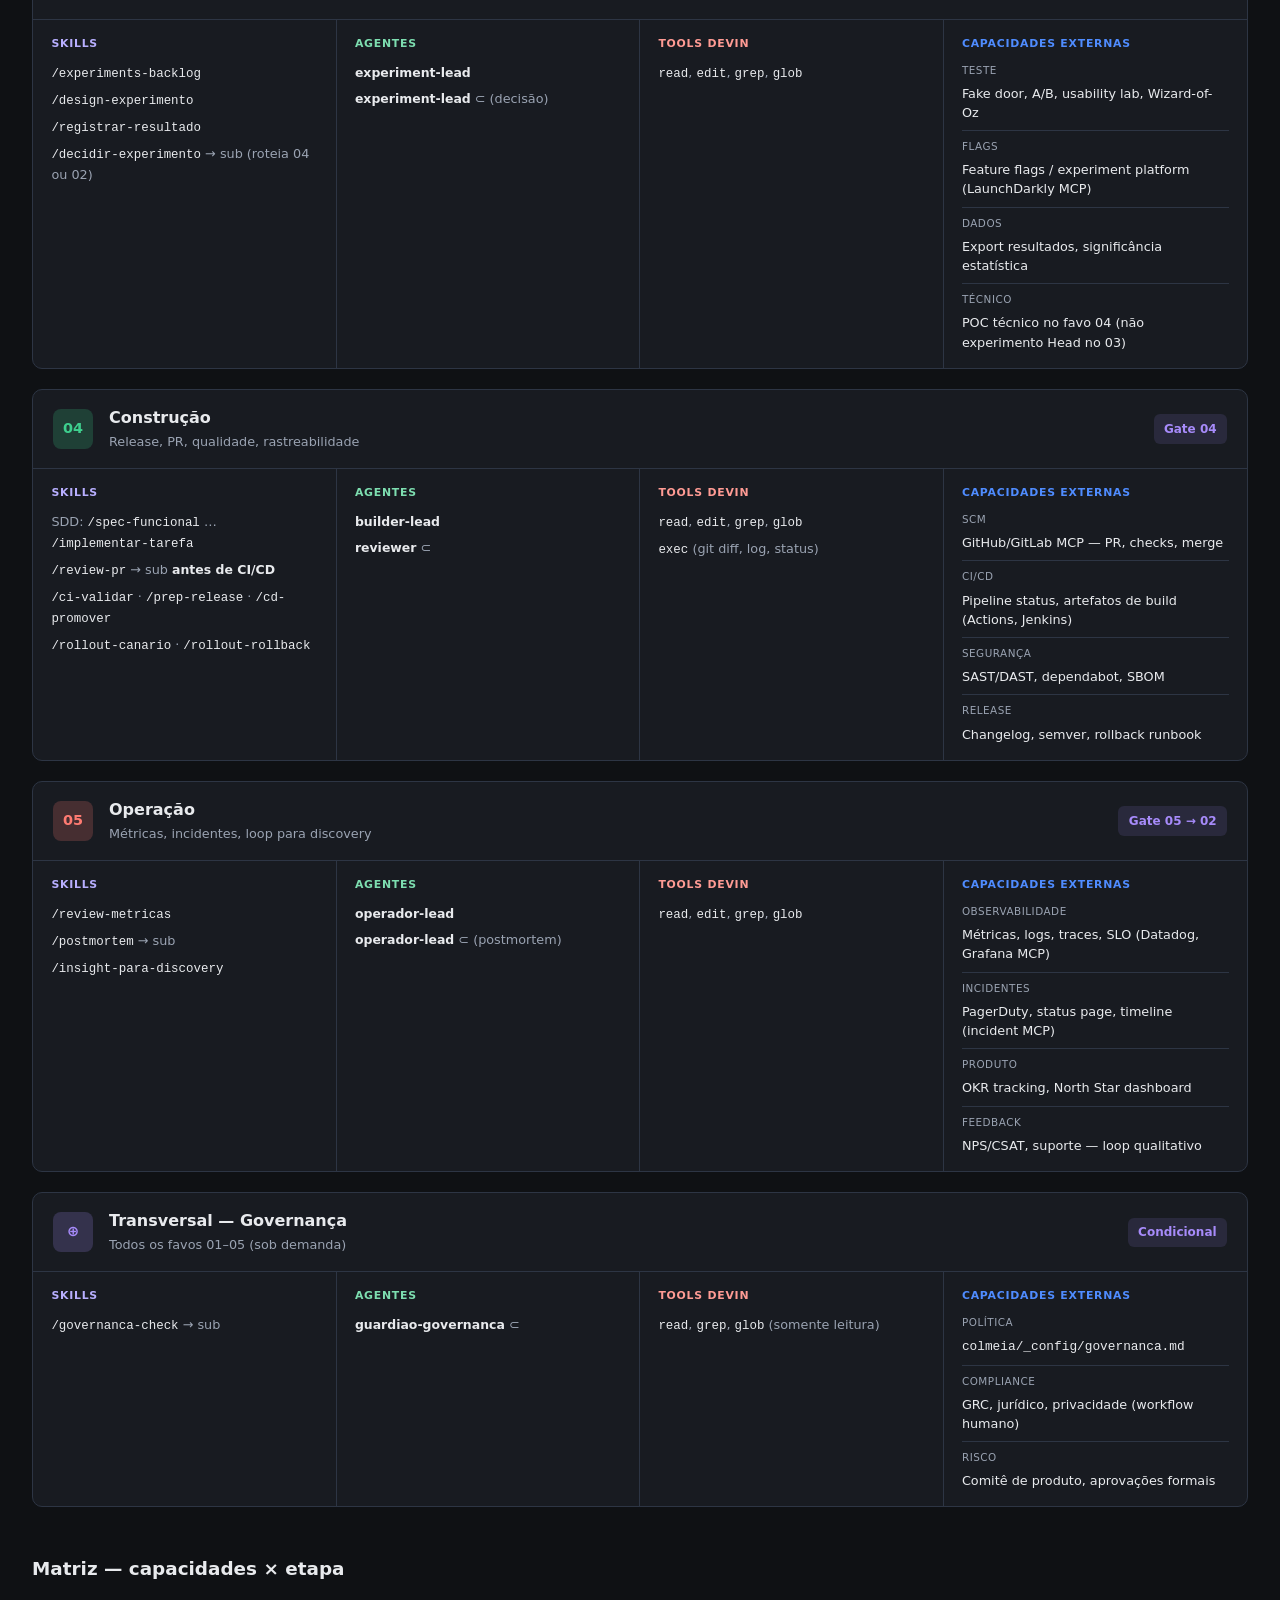
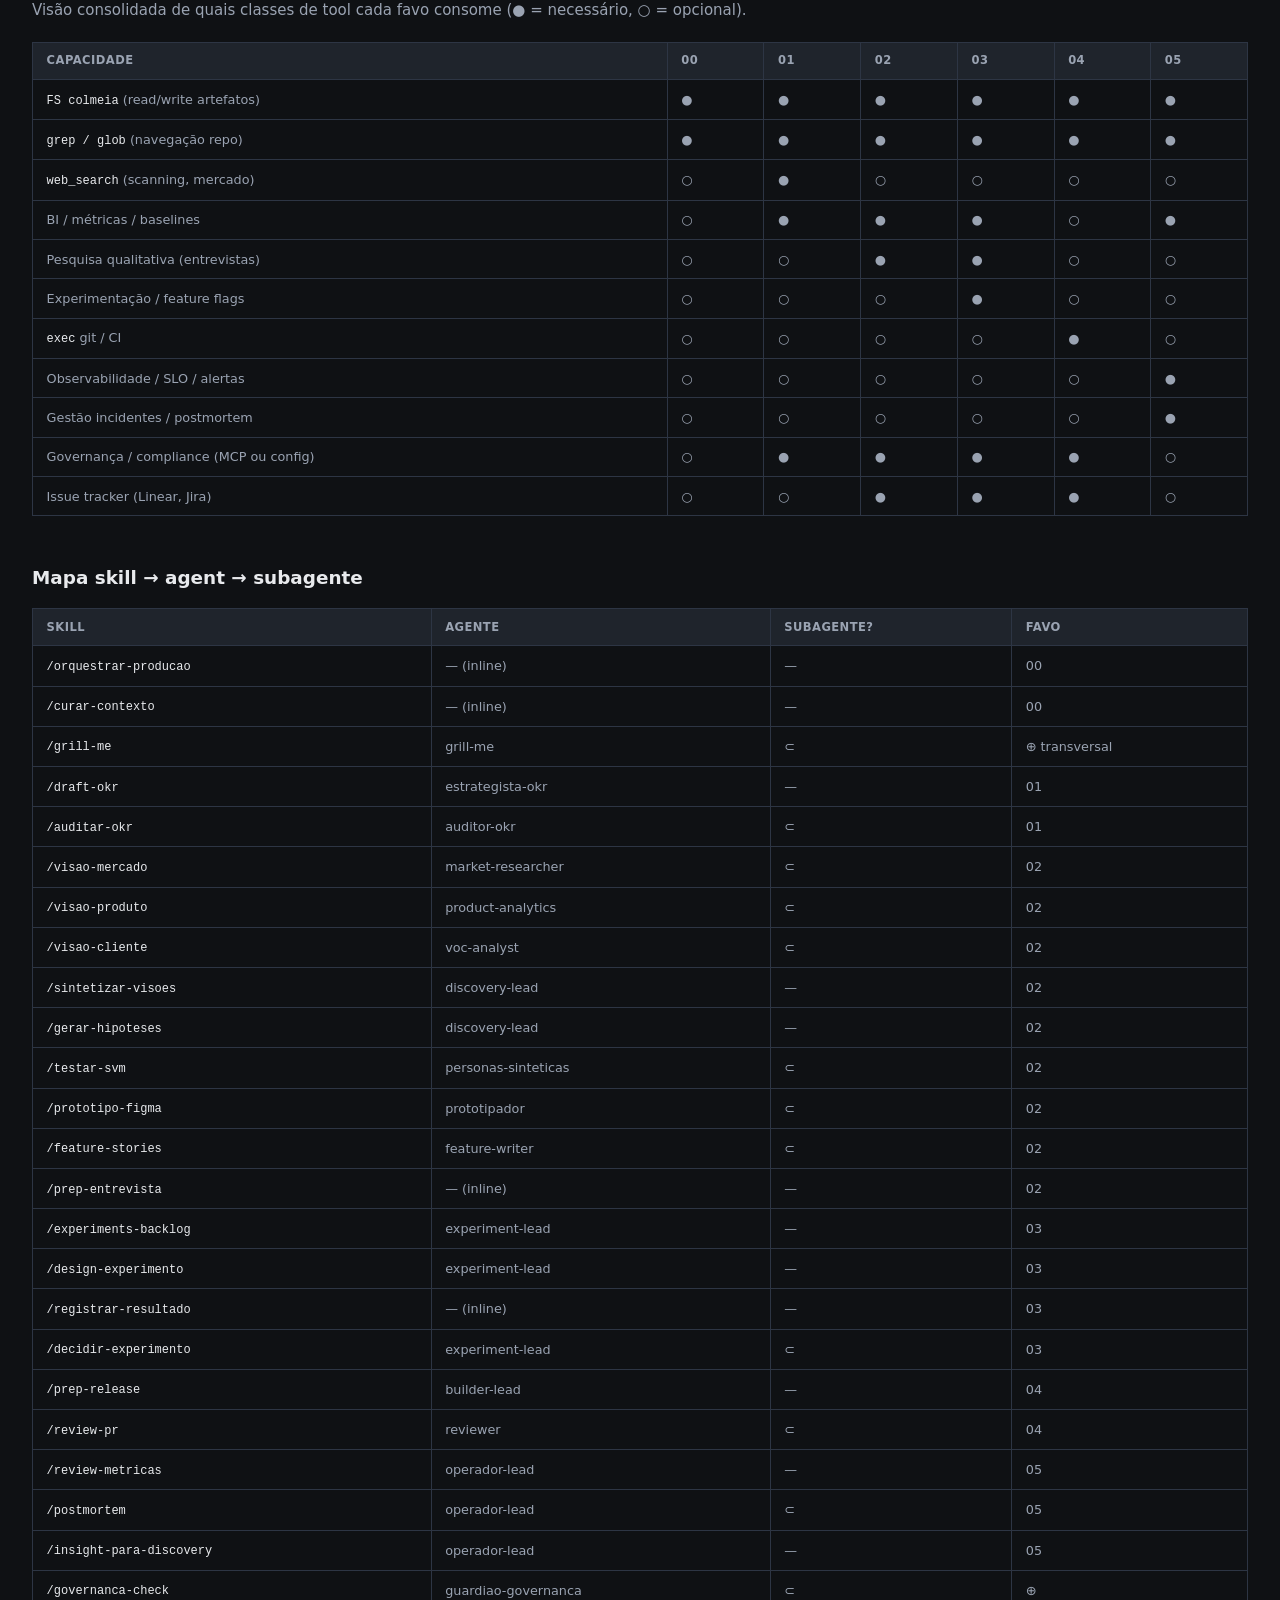
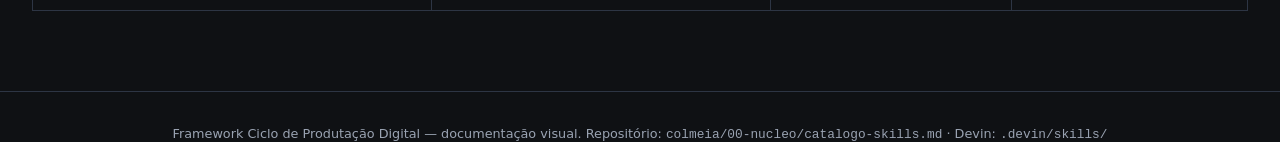
<file: docs/fluxo-producao.html>
<!DOCTYPE html>
<html lang="pt-BR">
<head>
  <meta charset="UTF-8" />
  <meta name="viewport" content="width=device-width, initial-scale=1" />
  <title>Ciclo de Produtação Digital — Skills, Agentes e Capacidades</title>
  <style>
    :root {
      --bg: #0f1114;
      --surface: #181b21;
      --surface2: #1f242c;
      --border: #2d3544;
      --text: #e8eaed;
      --muted: #9aa3b2;
      --accent: #4f8cff;
      --accent-dim: rgba(79, 140, 255, 0.12);
      --skill: #7c6cf0;
      --skill-dim: rgba(124, 108, 240, 0.15);
      --agent: #3ecf8e;
      --agent-dim: rgba(62, 207, 142, 0.12);
      --sub: #f0b429;
      --sub-dim: rgba(240, 180, 41, 0.12);
      --tool: #ff7b72;
      --tool-dim: rgba(255, 123, 114, 0.12);
      --gate: #a78bfa;
      --f00: #6b7280;
      --f01: #4f8cff;
      --f02: #7c6cf0;
      --f03: #f0b429;
      --f04: #3ecf8e;
      --f05: #ff7b72;
    }

    * { box-sizing: border-box; margin: 0; padding: 0; }

    body {
      font-family: "Segoe UI", system-ui, -apple-system, sans-serif;
      background: var(--bg);
      color: var(--text);
      line-height: 1.5;
      font-size: 15px;
    }

    header {
      padding: 2.5rem 2rem 2rem;
      border-bottom: 1px solid var(--border);
      max-width: 1280px;
      margin: 0 auto;
    }

    header h1 {
      font-size: 1.75rem;
      font-weight: 600;
      letter-spacing: -0.02em;
    }

    header p {
      color: var(--muted);
      margin-top: 0.5rem;
      max-width: 52rem;
    }

    .legend {
      display: flex;
      flex-wrap: wrap;
      gap: 1rem 1.5rem;
      margin-top: 1.25rem;
    }

    .legend-item {
      display: flex;
      align-items: center;
      gap: 0.5rem;
      font-size: 0.8rem;
      color: var(--muted);
    }

    .dot {
      width: 10px;
      height: 10px;
      border-radius: 2px;
    }

    main {
      max-width: 1280px;
      margin: 0 auto;
      padding: 2rem;
    }

    section {
      margin-bottom: 3rem;
    }

    section h2 {
      font-size: 1.15rem;
      font-weight: 600;
      margin-bottom: 1rem;
      color: var(--text);
    }

    section > p.section-desc {
      color: var(--muted);
      margin-bottom: 1.25rem;
      max-width: 48rem;
    }

    /* Flow diagram */
    .flow-wrap {
      overflow-x: auto;
      padding: 1rem 0 1.5rem;
    }

    .flow {
      display: flex;
      align-items: stretch;
      gap: 0;
      min-width: 1100px;
    }

    .flow-col {
      flex: 1;
      min-width: 160px;
      display: flex;
      flex-direction: column;
    }

    .flow-col.start {
      flex: 0 0 120px;
      min-width: 120px;
    }

    .flow-arrow {
      flex: 0 0 28px;
      display: flex;
      align-items: center;
      justify-content: center;
      color: var(--border);
      font-size: 1.25rem;
      padding-top: 2.5rem;
    }

    .favo-card {
      background: var(--surface);
      border: 1px solid var(--border);
      border-radius: 8px;
      overflow: hidden;
      flex: 1;
    }

    .favo-head {
      padding: 0.65rem 0.85rem;
      font-size: 0.7rem;
      font-weight: 600;
      text-transform: uppercase;
      letter-spacing: 0.06em;
      border-bottom: 1px solid var(--border);
    }

    .favo-body {
      padding: 0.75rem 0.85rem;
      font-size: 0.78rem;
    }

    .favo-body .gate {
      display: inline-block;
      margin-top: 0.5rem;
      padding: 0.15rem 0.45rem;
      background: rgba(167, 139, 250, 0.15);
      color: var(--gate);
      border-radius: 4px;
      font-size: 0.68rem;
      font-weight: 600;
    }

    .chip-list {
      display: flex;
      flex-direction: column;
      gap: 0.35rem;
      margin-top: 0.5rem;
    }

    .chip {
      padding: 0.25rem 0.5rem;
      border-radius: 4px;
      font-family: ui-monospace, "Cascadia Code", monospace;
      font-size: 0.68rem;
      word-break: break-all;
    }

    .chip.skill { background: var(--skill-dim); color: #b8afff; }
    .chip.agent { background: var(--agent-dim); color: #7ddeb0; }
    .chip.sub { background: var(--sub-dim); color: #f5d078; }
    .chip.handoff { background: var(--accent-dim); color: var(--accent); }

    .orchestrator-box {
      background: var(--surface2);
      border: 1px dashed var(--border);
      border-radius: 8px;
      padding: 0.85rem;
      height: 100%;
    }

    .orchestrator-box .label {
      font-size: 0.65rem;
      text-transform: uppercase;
      letter-spacing: 0.08em;
      color: var(--f00);
      margin-bottom: 0.5rem;
    }

  .loop-note {
      margin-top: 1.5rem;
      padding: 0.85rem 1rem;
      background: var(--surface);
      border: 1px solid var(--border);
      border-radius: 8px;
      font-size: 0.85rem;
      color: var(--muted);
    }

    .loop-note strong { color: var(--f05); }

    /* Hierarchy */
    .hierarchy-grid {
      display: grid;
      grid-template-columns: repeat(auto-fit, minmax(280px, 1fr));
      gap: 1rem;
    }

    .hier-card {
      background: var(--surface);
      border: 1px solid var(--border);
      border-radius: 8px;
      padding: 1rem 1.1rem;
    }

    .hier-card h3 {
      font-size: 0.85rem;
      font-weight: 600;
      margin-bottom: 0.75rem;
    }

    .hier-card ul {
      list-style: none;
      font-size: 0.8rem;
    }

    .hier-card li {
      padding: 0.35rem 0;
      border-bottom: 1px solid var(--border);
      color: var(--muted);
    }

    .hier-card li:last-child { border-bottom: none; }

    .hier-card li code {
      color: var(--text);
      font-size: 0.75rem;
    }

    /* Stage detail cards */
    .stages {
      display: flex;
      flex-direction: column;
      gap: 1.25rem;
    }

    .stage {
      background: var(--surface);
      border: 1px solid var(--border);
      border-radius: 10px;
      overflow: hidden;
    }

    .stage-header {
      display: grid;
      grid-template-columns: auto 1fr auto;
      align-items: center;
      gap: 1rem;
      padding: 1rem 1.25rem;
      border-bottom: 1px solid var(--border);
    }

    .stage-num {
      width: 40px;
      height: 40px;
      border-radius: 8px;
      display: flex;
      align-items: center;
      justify-content: center;
      font-weight: 700;
      font-size: 0.9rem;
    }

    .stage-title h3 {
      font-size: 1rem;
      font-weight: 600;
    }

    .stage-title span {
      font-size: 0.8rem;
      color: var(--muted);
    }

    .stage-gate {
      font-size: 0.75rem;
      padding: 0.35rem 0.65rem;
      background: rgba(167, 139, 250, 0.12);
      color: var(--gate);
      border-radius: 6px;
      font-weight: 600;
    }

    .stage-grid {
      display: grid;
      grid-template-columns: repeat(4, 1fr);
      gap: 0;
    }

    @media (max-width: 960px) {
      .stage-grid { grid-template-columns: 1fr 1fr; }
    }

    @media (max-width: 600px) {
      .stage-grid { grid-template-columns: 1fr; }
    }

    .stage-col {
      padding: 1rem 1.15rem;
      border-right: 1px solid var(--border);
    }

    .stage-col:last-child { border-right: none; }

    @media (max-width: 960px) {
      .stage-col:nth-child(2) { border-right: none; }
      .stage-col { border-bottom: 1px solid var(--border); }
      .stage-col:last-child { border-bottom: none; }
    }

    .stage-col h4 {
      font-size: 0.68rem;
      text-transform: uppercase;
      letter-spacing: 0.07em;
      margin-bottom: 0.65rem;
      font-weight: 600;
    }

    .stage-col.skills h4 { color: #b8afff; }
    .stage-col.agents h4 { color: #7ddeb0; }
    .stage-col.tools h4 { color: #ff9b94; }
    .stage-col.cap h4 { color: var(--accent); }

    .stage-col ul {
      list-style: none;
      font-size: 0.8rem;
    }

    .stage-col li {
      margin-bottom: 0.4rem;
      color: var(--muted);
      padding-left: 0;
    }

    .stage-col li code,
    .stage-col li strong {
      color: var(--text);
      font-size: 0.78rem;
    }

    .tool-tier {
      margin-top: 0.5rem;
      padding-top: 0.5rem;
      border-top: 1px solid var(--border);
    }

    .tool-tier:first-child {
      margin-top: 0;
      padding-top: 0;
      border-top: none;
    }

    .tool-tier .tier-label {
      font-size: 0.65rem;
      color: var(--muted);
      text-transform: uppercase;
      letter-spacing: 0.05em;
      margin-bottom: 0.35rem;
    }

    /* Transversal */
    .transversal {
      display: grid;
      grid-template-columns: repeat(auto-fit, minmax(300px, 1fr));
      gap: 1rem;
    }

    .trans-card {
      background: var(--surface2);
      border: 1px solid var(--border);
      border-radius: 8px;
      padding: 1rem;
    }

    .trans-card h3 {
      font-size: 0.9rem;
      margin-bottom: 0.5rem;
    }

  .matrix-wrap {
      overflow-x: auto;
    }

    table {
      width: 100%;
      border-collapse: collapse;
      font-size: 0.8rem;
    }

    th, td {
      text-align: left;
      padding: 0.6rem 0.85rem;
      border: 1px solid var(--border);
    }

    th {
      background: var(--surface2);
      color: var(--muted);
      font-weight: 600;
      font-size: 0.72rem;
      text-transform: uppercase;
      letter-spacing: 0.04em;
    }

    td { color: var(--muted); }
    td code { color: var(--text); font-size: 0.75rem; }

    footer {
      padding: 2rem;
      text-align: center;
      color: var(--muted);
      font-size: 0.8rem;
      border-top: 1px solid var(--border);
      max-width: 1280px;
      margin: 0 auto;
    }
  </style>
</head>
<body>

<header>
  <h1>Ciclo de Produtação Digital</h1>
  <p>
    Visão do fluxo com <strong>skills</strong> (comandos Devin), <strong>agentes</strong> (perfis AGENT.md),
    <strong>subagentes</strong> (execução isolada) e <strong>capacidades</strong> (tools / integrações que cada etapa exige
    num modelo de execução completo).
  </p>
  <div class="legend">
    <div class="legend-item"><span class="dot" style="background: var(--skill)"></span> Skill (comando /)</div>
    <div class="legend-item"><span class="dot" style="background: var(--agent)"></span> Agente primário</div>
    <div class="legend-item"><span class="dot" style="background: var(--sub)"></span> Subagente</div>
    <div class="legend-item"><span class="dot" style="background: var(--tool)"></span> Capacidade (tool / MCP)</div>
    <div class="legend-item"><span class="dot" style="background: var(--gate)"></span> Gate</div>
  </div>
</header>

<main>

  <section>
    <h2>Fluxo macro</h2>
    <p class="section-desc">
      Orquestração central, cinco favos sequenciais, handoffs entre etapas e loop de operação → discovery.
      Governança atravessa todos os favos.
    </p>

    <div class="flow-wrap">
      <div class="flow">

        <div class="flow-col start">
          <div class="orchestrator-box">
            <div class="label">00 Orquestração</div>
            <div class="chip-list">
              <div class="chip skill">/orquestrar-producao</div>
              <div class="chip handoff">/curar-contexto</div>
              <div class="chip agent">Orquestrador</div>
            </div>
          </div>
        </div>

        <div class="flow-arrow">→</div>

        <div class="flow-col">
          <div class="favo-card">
            <div class="favo-head" style="background: rgba(79,140,255,0.15); color: var(--f01)">01 Contexto</div>
            <div class="favo-body">
              <div class="chip tool" style="display:block;margin-bottom:0.35rem;background:var(--tool-dim);color:#ff9b94;padding:0.2rem 0.45rem;border-radius:4px;font-size:0.65rem;font-family:ui-monospace,monospace">Tool: Plataforma OKR</div>
              <div class="chip-list">
                <div class="chip skill">/sync-okr pull·push</div>
                <div class="chip skill">/draft-okr</div>
                <div class="chip skill">/desdobrar-okr</div>
                <div class="chip skill">/auditar-okr</div>
                <div class="chip agent">sync-okr</div>
                <div class="chip agent">desdobrador-okr</div>
                <div class="chip sub">auditor-okr ⊂</div>
              </div>
              <div class="gate">Gate 01</div>
            </div>
          </div>
        </div>

        <div class="flow-arrow">→</div>

        <div class="flow-col">
          <div class="chip handoff" style="margin-bottom:0.35rem; text-align:center">handoff 01→02</div>
          <div class="favo-card">
            <div class="favo-head" style="background: rgba(124,108,240,0.15); color: var(--f02)">02 Discovery</div>
            <div class="favo-body">
              <div class="chip-list">
                <div class="chip skill">/visao-mercado</div>
                <div class="chip skill">/visao-produto</div>
                <div class="chip skill">/visao-cliente</div>
                <div class="chip skill">/sintetizar-visoes</div>
                <div class="chip skill">/gerar-hipoteses</div>
                <div class="chip skill">/testar-svm</div>
                <div class="chip skill">/prototipo-figma</div>
                <div class="chip skill">/feature-stories</div>
                <div class="chip agent">discovery-lead (GTM)</div>
                <div class="chip sub">market-researcher ⊂</div>
                <div class="chip sub">product-analytics ⊂</div>
                <div class="chip sub">voc-analyst ⊂</div>
                <div class="chip sub">personas-sinteticas ⊂</div>
                <div class="chip sub">prototipador ⊂</div>
                <div class="chip sub">feature-writer ⊂</div>
              </div>
              <div class="gate">Gate 02 — feature candidata (validacao_real: pendente)</div>
            </div>
          </div>
        </div>

        <div class="flow-arrow">→</div>

        <div class="flow-col">
          <div class="chip handoff" style="margin-bottom:0.35rem; text-align:center">handoff 02→03</div>
          <div class="favo-card">
            <div class="favo-head" style="background: rgba(240,180,41,0.12); color: var(--f03)">03 Experimentação</div>
            <div class="favo-body">
              <div class="chip-list">
                <div class="chip skill">/experiments-backlog</div>
                <div class="chip skill">/design-experimento</div>
                <div class="chip skill">/registrar-resultado</div>
                <div class="chip skill">/decidir-experimento</div>
                <div class="chip agent">experiment-lead</div>
                <div class="chip sub">experiment-lead ⊂</div>
              </div>
              <div class="gate">Gate 03 — scale→04 | iterate/kill→02</div>
            </div>
          </div>
        </div>

        <div class="flow-arrow">→</div>

        <div class="flow-col">
          <div class="chip handoff" style="margin-bottom:0.35rem; text-align:center">handoff 03→04</div>
          <div class="favo-card">
            <div class="favo-head" style="background: rgba(62,207,142,0.12); color: var(--f04)">04 Construção</div>
            <div class="favo-body">
              <div class="chip-list">
                <div class="chip skill">/spec-funcional</div>
                <div class="chip skill">/review-pr</div>
                <div class="chip skill">/ci-validar</div>
                <div class="chip skill">/cd-promover</div>
                <div class="chip skill">/rollout-canario</div>
                <div class="chip agent">builder-lead</div>
              </div>
              <div class="gate">Gate 04</div>
            </div>
          </div>
        </div>

        <div class="flow-arrow">→</div>

        <div class="flow-col">
          <div class="chip handoff" style="margin-bottom:0.35rem; text-align:center">handoff 04→05</div>
          <div class="favo-card">
            <div class="favo-head" style="background: rgba(255,123,114,0.12); color: var(--f05)">05 Operação</div>
            <div class="favo-body">
              <div class="chip-list">
                <div class="chip skill">/review-metricas</div>
                <div class="chip skill">/postmortem</div>
                <div class="chip skill">/insight-para-discovery</div>
                <div class="chip agent">operador-lead</div>
                <div class="chip sub">operador-lead ⊂</div>
              </div>
              <div class="gate">Gate 05 (loop)</div>
            </div>
          </div>
        </div>

      </div>
    </div>

    <div class="loop-note">
      <strong>Loop contínuo:</strong> <code>/insight-para-discovery</code> → <code>/curar-contexto 05 02</code> → re-alimenta <code>/visao-produto</code> e <code>/visao-cliente</code>
      — operação alimenta discovery sem reiniciar o ciclo estratégico.
    </div>

    <div class="loop-note" style="margin-top: 0.75rem">
      <strong>Transversal:</strong> <code>/grill-me {id} {momento}</code> via <code>grill-me</code> ⊂ — adversário em cada decisão.
      <code>/governanca-check</code> via <code>guardiao-governanca</code> ⊂ — compliance.
      <a href="fluxo-head-produto-devin.html" style="color:var(--accent)">Fluxo Head × Devin CLI</a>
    </div>
  </section>

  <section>
    <h2>Hierarquia de execução</h2>
    <p class="section-desc">Como skills, agentes e subagentes se relacionam no Devin CLI (um nível de subagente).</p>
    <div class="hierarchy-grid">
      <div class="hier-card">
        <h3 style="color: var(--skill)">Skill</h3>
        <ul>
          <li>Comando invocável: <code>/nome {args}</code></li>
          <li>Define entrada, saída e path em <code>colmeia/</code></li>
          <li>Pode rodar inline ou spawnar subagente</li>
          <li>14 skills no framework</li>
        </ul>
      </div>
      <div class="hier-card">
        <h3 style="color: var(--agent)">Agente (AGENT.md)</h3>
        <ul>
          <li>Perfil com system prompt + tools permitidas</li>
          <li>9 agentes em <code>.devin/agents/</code></li>
          <li>Dono de um favo ou função transversal</li>
        </ul>
      </div>
      <div class="hier-card">
        <h3 style="color: var(--sub)">Subagente (⊂)</h3>
        <ul>
          <li><code>subagent: true</code> ou <code>agent: {id}</code> no SKILL.md</li>
          <li>Contexto isolado; pai sintetiza resultado</li>
          <li>Não aninha outro subagente</li>
          <li>Ex.: auditor-okr, reviewer, decidir-experimento</li>
        </ul>
      </div>
      <div class="hier-card">
        <h3 style="color: var(--tool)">Capacidade (tool)</h3>
        <ul>
          <li>Integração externa ou tool nativa</li>
          <li>Declarada em <code>allowed-tools</code> + MCP</li>
          <li>Requisito por etapa — tabela abaixo</li>
        </ul>
      </div>
    </div>
  </section>

  <section>
    <h2>Etapas — skills, agentes e modelo de capacidades</h2>
    <p class="section-desc">
      Para cada favo: skills do framework, agentes associados e <strong>capacidades</strong> recomendadas
      (tools nativas Devin, MCP e sistemas externos) para executar o ciclo em produção.
    </p>

    <div class="stages">

      <!-- 00 -->
      <article class="stage">
        <div class="stage-header">
          <div class="stage-num" style="background: rgba(107,114,128,0.2); color: var(--f00)">00</div>
          <div class="stage-title">
            <h3>Orquestração</h3>
            <span>Roteamento, handoffs, coerência do ciclo</span>
          </div>
          <div class="stage-gate">—</div>
        </div>
        <div class="stage-grid">
          <div class="stage-col skills">
            <h4>Skills</h4>
            <ul>
              <li><code>/orquestrar-producao</code></li>
              <li><code>/curar-contexto</code></li>
            </ul>
          </div>
          <div class="stage-col agents">
            <h4>Agentes</h4>
            <ul>
              <li>Orquestrador (skill inline)</li>
              <li>Curador de contexto (skill inline)</li>
            </ul>
          </div>
          <div class="stage-col tools">
            <h4>Tools Devin</h4>
            <ul>
              <li><code>read</code>, <code>grep</code>, <code>glob</code></li>
            </ul>
          </div>
          <div class="stage-col cap">
            <h4>Capacidades externas</h4>
            <ul>
              <div class="tool-tier">
                <div class="tier-label">Conhecimento</div>
                Índice colmeia, gates, artefatos por favo
              </div>
              <div class="tool-tier">
                <div class="tier-label">Runtime</div>
                FS: <code>_iniciativas/</code>, <code>_handoffs/</code>
              </div>
            </ul>
          </div>
        </div>
      </article>

      <!-- 01 -->
      <article class="stage">
        <div class="stage-header">
          <div class="stage-num" style="background: rgba(79,140,255,0.2); color: var(--f01)">01</div>
          <div class="stage-title">
            <h3>Contexto Estratégico</h3>
            <span>Desdobramento OKR · Plataforma OKR · baseline / target / roof / moonshot</span>
          </div>
          <div class="stage-gate">Gate 01</div>
        </div>
        <div class="stage-grid">
          <div class="stage-col skills">
            <h4>Skills</h4>
            <ul>
              <li><code>/sync-okr-plataforma</code> pull / push</li>
              <li><code>/draft-okr</code></li>
              <li><code>/desdobrar-okr</code></li>
              <li><code>/auditar-okr</code> → sub</li>
            </ul>
          </div>
          <div class="stage-col agents">
            <h4>Agentes</h4>
            <ul>
              <li><strong>sync-okr</strong> — tool Plataforma OKR</li>
              <li><strong>desdobrador-okr</strong> — cascata L0→L3</li>
              <li><strong>estrategista-okr</strong></li>
              <li><strong>auditor-okr</strong> ⊂</li>
              <li><strong>mapeador-metricas</strong> ⊂ — 4 metas</li>
            </ul>
          </div>
          <div class="stage-col tools">
            <h4>Tools Devin</h4>
            <ul>
              <li><code>read</code>, <code>edit</code>, <code>grep</code>, <code>glob</code></li>
              <li>MCP: <code>okr.read_tree</code>, <code>okr.upsert_*</code></li>
            </ul>
          </div>
          <div class="stage-col cap">
            <h4>Capacidades — Plataforma OKR</h4>
            <ul>
              <div class="tool-tier">
                <div class="tier-label">Tool principal</div>
                Acompanhamento multi-nível: <strong>OKR · KR · KPI</strong>
              </div>
              <div class="tool-tier">
                <div class="tier-label">Quatro metas</div>
                <code>baseline</code> · <code>target</code> · <code>roof</code> · <code>moonshot</code> por indicador
              </div>
              <div class="tool-tier">
                <div class="tier-label">Desdobramento</div>
                <code>okr.link_parent</code>, pesos <code>contribui</code>, níveis L0–L4
              </div>
              <div class="tool-tier">
                <div class="tier-label">Progresso</div>
                <code>okr.progress</code>, check-in — favo 05
              </div>
            </ul>
          </div>
        </div>
      </article>

      <!-- 02 -->
      <article class="stage">
        <div class="stage-header">
          <div class="stage-num" style="background: rgba(124,108,240,0.2); color: var(--f02)">02</div>
          <div class="stage-title">
            <h3>Discovery — modelo Go-to-Market</h3>
            <span>3 visões (Mercado · Produto · Cliente) → hipóteses → SVM com personas sintéticas → protótipo Figma → feature com histórias por valor</span>
          </div>
          <div class="stage-gate">Gate 02</div>
        </div>
        <div class="stage-grid">
          <div class="stage-col skills">
            <h4>Skills</h4>
            <ul>
              <li><code>/visao-mercado</code></li>
              <li><code>/visao-produto</code></li>
              <li><code>/visao-cliente</code></li>
              <li><code>/sintetizar-visoes</code></li>
              <li><code>/gerar-hipoteses</code></li>
              <li><code>/testar-svm</code> → sub</li>
              <li><code>/prototipo-figma</code> → sub</li>
              <li><code>/feature-stories</code> → sub</li>
              <li><code>/prep-entrevista</code></li>
            </ul>
          </div>
          <div class="stage-col agents">
            <h4>Agentes</h4>
            <ul>
              <li><strong>discovery-lead</strong> — Head de Produto (GTM) ponta-a-ponta</li>
              <li><strong>market-researcher</strong> ⊂ — Visão Mercado</li>
              <li><strong>product-analytics</strong> ⊂ — Visão Produto</li>
              <li><strong>voc-analyst</strong> ⊂ — Voz do Cliente</li>
              <li><strong>personas-sinteticas</strong> ⊂ — SVM</li>
              <li><strong>prototipador</strong> ⊂ — Figma</li>
              <li><strong>feature-writer</strong> ⊂ — histórias por valor</li>
            </ul>
          </div>
          <div class="stage-col tools">
            <h4>Tools Devin</h4>
            <ul>
              <li><code>read</code>, <code>edit</code>, <code>grep</code>, <code>glob</code>, <code>web_search</code></li>
              <li>MCP VOC: <code>voc.transcription</code>, <code>voc.app_reviews</code>, <code>voc.tickets</code>, <code>voc.social</code>, <code>voc.surveys</code>, <code>voc.segment_tag</code></li>
              <li>MCP Produto: <code>prod.funnel</code>, <code>prod.journey_time</code>, <code>prod.journey_loops</code>, <code>prod.dead_click</code>, <code>prod.rage_click</code>, <code>prod.cohort_retention</code></li>
              <li>MCP Personas: <code>synth.persona_build</code>, <code>synth.persona_run</code>, <code>synth.svm_score</code></li>
              <li>MCP Figma: <code>figma.read_frame</code>, <code>figma.export_spec</code>, <code>figma.comment</code></li>
            </ul>
          </div>
          <div class="stage-col cap">
            <h4>Capacidades — três visões + SVM + Figma</h4>
            <ul>
              <div class="tool-tier">
                <div class="tier-label">Visão Mercado</div>
                Tendências, concorrência, pesquisa, cenários sintéticos <code>[SINTÉTICO]</code>
              </div>
              <div class="tool-tier">
                <div class="tier-label">Visão Produto</div>
                Funil, dead/rage click, jornada em loop, tempo p50/p90, cohort — tudo segmentado
              </div>
              <div class="tool-tier">
                <div class="tier-label">Visão Cliente (VOC)</div>
                Transcrição de central, reviews loja, suporte, social, NPS/CSAT, entrevistas
              </div>
              <div class="tool-tier">
                <div class="tier-label">Segmentação</div>
                Dimensão transversal — toda visão segmentada (CDP / DW)
              </div>
              <div class="tool-tier">
                <div class="tier-label">SVM</div>
                Personas sintéticas validam hipóteses antes do protótipo · filtro pré-cliente real
              </div>
              <div class="tool-tier">
                <div class="tier-label">Protótipo</div>
                Figma com anotação de hipótese por tela
              </div>
              <div class="tool-tier">
                <div class="tier-label">Entregável</div>
                <strong>Feature</strong> com <strong>histórias segmentadas por valor</strong> — pronta para deploy + teste com clientes reais
              </div>
            </ul>
          </div>
        </div>
      </article>

      <!-- 03 -->
      <article class="stage">
        <div class="stage-header">
          <div class="stage-num" style="background: rgba(240,180,41,0.2); color: var(--f03)">03</div>
          <div class="stage-title">
            <h3>Experimentação</h3>
            <span>Hipóteses, evidência, decisão scale/kill</span>
          </div>
          <div class="stage-gate">Gate 03</div>
        </div>
        <div class="stage-grid">
          <div class="stage-col skills">
            <h4>Skills</h4>
            <ul>
              <li><code>/experiments-backlog</code></li>
              <li><code>/design-experimento</code></li>
              <li><code>/registrar-resultado</code></li>
              <li><code>/decidir-experimento</code> → sub (roteia 04 ou 02)</li>
            </ul>
          </div>
          <div class="stage-col agents">
            <h4>Agentes</h4>
            <ul>
              <li><strong>experiment-lead</strong></li>
              <li><strong>experiment-lead</strong> ⊂ (decisão)</li>
            </ul>
          </div>
          <div class="stage-col tools">
            <h4>Tools Devin</h4>
            <ul>
              <li><code>read</code>, <code>edit</code>, <code>grep</code>, <code>glob</code></li>
            </ul>
          </div>
          <div class="stage-col cap">
            <h4>Capacidades externas</h4>
            <ul>
              <div class="tool-tier">
                <div class="tier-label">Teste</div>
                Fake door, A/B, usability lab, Wizard-of-Oz
              </div>
              <div class="tool-tier">
                <div class="tier-label">Flags</div>
                Feature flags / experiment platform (LaunchDarkly MCP)
              </div>
              <div class="tool-tier">
                <div class="tier-label">Dados</div>
                Export resultados, significância estatística
              </div>
              <div class="tool-tier">
                <div class="tier-label">Técnico</div>
                POC técnico no favo 04 (não experimento Head no 03)
              </div>
            </ul>
          </div>
        </div>
      </article>

      <!-- 04 -->
      <article class="stage">
        <div class="stage-header">
          <div class="stage-num" style="background: rgba(62,207,142,0.2); color: var(--f04)">04</div>
          <div class="stage-title">
            <h3>Construção</h3>
            <span>Release, PR, qualidade, rastreabilidade</span>
          </div>
          <div class="stage-gate">Gate 04</div>
        </div>
        <div class="stage-grid">
          <div class="stage-col skills">
            <h4>Skills</h4>
            <ul>
              <li>SDD: <code>/spec-funcional</code> … <code>/implementar-tarefa</code></li>
              <li><code>/review-pr</code> → sub <strong>antes de CI/CD</strong></li>
              <li><code>/ci-validar</code> · <code>/prep-release</code> · <code>/cd-promover</code></li>
              <li><code>/rollout-canario</code> · <code>/rollout-rollback</code></li>
            </ul>
          </div>
          <div class="stage-col agents">
            <h4>Agentes</h4>
            <ul>
              <li><strong>builder-lead</strong></li>
              <li><strong>reviewer</strong> ⊂</li>
            </ul>
          </div>
          <div class="stage-col tools">
            <h4>Tools Devin</h4>
            <ul>
              <li><code>read</code>, <code>edit</code>, <code>grep</code>, <code>glob</code></li>
              <li><code>exec</code> (git diff, log, status)</li>
            </ul>
          </div>
          <div class="stage-col cap">
            <h4>Capacidades externas</h4>
            <ul>
              <div class="tool-tier">
                <div class="tier-label">SCM</div>
                GitHub/GitLab MCP — PR, checks, merge
              </div>
              <div class="tool-tier">
                <div class="tier-label">CI/CD</div>
                Pipeline status, artefatos de build (Actions, Jenkins)
              </div>
              <div class="tool-tier">
                <div class="tier-label">Segurança</div>
                SAST/DAST, dependabot, SBOM
              </div>
              <div class="tool-tier">
                <div class="tier-label">Release</div>
                Changelog, semver, rollback runbook
              </div>
            </ul>
          </div>
        </div>
      </article>

      <!-- 05 -->
      <article class="stage">
        <div class="stage-header">
          <div class="stage-num" style="background: rgba(255,123,114,0.2); color: var(--f05)">05</div>
          <div class="stage-title">
            <h3>Operação</h3>
            <span>Métricas, incidentes, loop para discovery</span>
          </div>
          <div class="stage-gate">Gate 05 → 02</div>
        </div>
        <div class="stage-grid">
          <div class="stage-col skills">
            <h4>Skills</h4>
            <ul>
              <li><code>/review-metricas</code></li>
              <li><code>/postmortem</code> → sub</li>
              <li><code>/insight-para-discovery</code></li>
            </ul>
          </div>
          <div class="stage-col agents">
            <h4>Agentes</h4>
            <ul>
              <li><strong>operador-lead</strong></li>
              <li><strong>operador-lead</strong> ⊂ (postmortem)</li>
            </ul>
          </div>
          <div class="stage-col tools">
            <h4>Tools Devin</h4>
            <ul>
              <li><code>read</code>, <code>edit</code>, <code>grep</code>, <code>glob</code></li>
            </ul>
          </div>
          <div class="stage-col cap">
            <h4>Capacidades externas</h4>
            <ul>
              <div class="tool-tier">
                <div class="tier-label">Observabilidade</div>
                Métricas, logs, traces, SLO (Datadog, Grafana MCP)
              </div>
              <div class="tool-tier">
                <div class="tier-label">Incidentes</div>
                PagerDuty, status page, timeline (incident MCP)
              </div>
              <div class="tool-tier">
                <div class="tier-label">Produto</div>
                OKR tracking, North Star dashboard
              </div>
              <div class="tool-tier">
                <div class="tier-label">Feedback</div>
                NPS/CSAT, suporte — loop qualitativo
              </div>
            </ul>
          </div>
        </div>
      </article>

      <!-- Transversal -->
      <article class="stage">
        <div class="stage-header">
          <div class="stage-num" style="background: rgba(167,139,250,0.2); color: var(--gate)">⊕</div>
          <div class="stage-title">
            <h3>Transversal — Governança</h3>
            <span>Todos os favos 01–05 (sob demanda)</span>
          </div>
          <div class="stage-gate">Condicional</div>
        </div>
        <div class="stage-grid">
          <div class="stage-col skills">
            <h4>Skills</h4>
            <ul>
              <li><code>/governanca-check</code> → sub</li>
            </ul>
          </div>
          <div class="stage-col agents">
            <h4>Agentes</h4>
            <ul>
              <li><strong>guardiao-governanca</strong> ⊂</li>
            </ul>
          </div>
          <div class="stage-col tools">
            <h4>Tools Devin</h4>
            <ul>
              <li><code>read</code>, <code>grep</code>, <code>glob</code> (somente leitura)</li>
            </ul>
          </div>
          <div class="stage-col cap">
            <h4>Capacidades externas</h4>
            <ul>
              <div class="tool-tier">
                <div class="tier-label">Política</div>
                <code>colmeia/_config/governanca.md</code>
              </div>
              <div class="tool-tier">
                <div class="tier-label">Compliance</div>
                GRC, jurídico, privacidade (workflow humano)
              </div>
              <div class="tool-tier">
                <div class="tier-label">Risco</div>
                Comitê de produto, aprovações formais
              </div>
            </ul>
          </div>
        </div>
      </article>

    </div>
  </section>

  <section>
    <h2>Matriz — capacidades × etapa</h2>
    <p class="section-desc">Visão consolidada de quais classes de tool cada favo consome (● = necessário, ○ = opcional).</p>
    <div class="matrix-wrap">
      <table>
        <thead>
          <tr>
            <th>Capacidade</th>
            <th>00</th>
            <th>01</th>
            <th>02</th>
            <th>03</th>
            <th>04</th>
            <th>05</th>
          </tr>
        </thead>
        <tbody>
          <tr><td><code>FS colmeia</code> (read/write artefatos)</td><td>●</td><td>●</td><td>●</td><td>●</td><td>●</td><td>●</td></tr>
          <tr><td><code>grep / glob</code> (navegação repo)</td><td>●</td><td>●</td><td>●</td><td>●</td><td>●</td><td>●</td></tr>
          <tr><td><code>web_search</code> (scanning, mercado)</td><td>○</td><td>●</td><td>○</td><td>○</td><td>○</td><td>○</td></tr>
          <tr><td>BI / métricas / baselines</td><td>○</td><td>●</td><td>●</td><td>●</td><td>○</td><td>●</td></tr>
          <tr><td>Pesquisa qualitativa (entrevistas)</td><td>○</td><td>○</td><td>●</td><td>●</td><td>○</td><td>○</td></tr>
          <tr><td>Experimentação / feature flags</td><td>○</td><td>○</td><td>○</td><td>●</td><td>○</td><td>○</td></tr>
          <tr><td><code>exec</code> git / CI</td><td>○</td><td>○</td><td>○</td><td>○</td><td>●</td><td>○</td></tr>
          <tr><td>Observabilidade / SLO / alertas</td><td>○</td><td>○</td><td>○</td><td>○</td><td>○</td><td>●</td></tr>
          <tr><td>Gestão incidentes / postmortem</td><td>○</td><td>○</td><td>○</td><td>○</td><td>○</td><td>●</td></tr>
          <tr><td>Governança / compliance (MCP ou config)</td><td>○</td><td>●</td><td>●</td><td>●</td><td>●</td><td>○</td></tr>
          <tr><td>Issue tracker (Linear, Jira)</td><td>○</td><td>○</td><td>●</td><td>●</td><td>●</td><td>○</td></tr>
        </tbody>
      </table>
    </div>
  </section>

  <section>
    <h2>Mapa skill → agent → subagente</h2>
    <div class="matrix-wrap">
      <table>
        <thead>
          <tr>
            <th>Skill</th>
            <th>Agente</th>
            <th>Subagente?</th>
            <th>Favo</th>
          </tr>
        </thead>
        <tbody>
          <tr><td><code>/orquestrar-producao</code></td><td>— (inline)</td><td>—</td><td>00</td></tr>
          <tr><td><code>/curar-contexto</code></td><td>— (inline)</td><td>—</td><td>00</td></tr>
          <tr><td><code>/grill-me</code></td><td>grill-me</td><td>⊂</td><td>⊕ transversal</td></tr>
          <tr><td><code>/draft-okr</code></td><td>estrategista-okr</td><td>—</td><td>01</td></tr>
          <tr><td><code>/auditar-okr</code></td><td>auditor-okr</td><td>⊂</td><td>01</td></tr>
          <tr><td><code>/visao-mercado</code></td><td>market-researcher</td><td>⊂</td><td>02</td></tr>
          <tr><td><code>/visao-produto</code></td><td>product-analytics</td><td>⊂</td><td>02</td></tr>
          <tr><td><code>/visao-cliente</code></td><td>voc-analyst</td><td>⊂</td><td>02</td></tr>
          <tr><td><code>/sintetizar-visoes</code></td><td>discovery-lead</td><td>—</td><td>02</td></tr>
          <tr><td><code>/gerar-hipoteses</code></td><td>discovery-lead</td><td>—</td><td>02</td></tr>
          <tr><td><code>/testar-svm</code></td><td>personas-sinteticas</td><td>⊂</td><td>02</td></tr>
          <tr><td><code>/prototipo-figma</code></td><td>prototipador</td><td>⊂</td><td>02</td></tr>
          <tr><td><code>/feature-stories</code></td><td>feature-writer</td><td>⊂</td><td>02</td></tr>
          <tr><td><code>/prep-entrevista</code></td><td>— (inline)</td><td>—</td><td>02</td></tr>
          <tr><td><code>/experiments-backlog</code></td><td>experiment-lead</td><td>—</td><td>03</td></tr>
          <tr><td><code>/design-experimento</code></td><td>experiment-lead</td><td>—</td><td>03</td></tr>
          <tr><td><code>/registrar-resultado</code></td><td>— (inline)</td><td>—</td><td>03</td></tr>
          <tr><td><code>/decidir-experimento</code></td><td>experiment-lead</td><td>⊂</td><td>03</td></tr>
          <tr><td><code>/prep-release</code></td><td>builder-lead</td><td>—</td><td>04</td></tr>
          <tr><td><code>/review-pr</code></td><td>reviewer</td><td>⊂</td><td>04</td></tr>
          <tr><td><code>/review-metricas</code></td><td>operador-lead</td><td>—</td><td>05</td></tr>
          <tr><td><code>/postmortem</code></td><td>operador-lead</td><td>⊂</td><td>05</td></tr>
          <tr><td><code>/insight-para-discovery</code></td><td>operador-lead</td><td>—</td><td>05</td></tr>
          <tr><td><code>/governanca-check</code></td><td>guardiao-governanca</td><td>⊂</td><td>⊕</td></tr>
        </tbody>
      </table>
    </div>
  </section>

</main>

<footer>
  Framework Ciclo de Produtação Digital — documentação visual.
  Repositório: <code>colmeia/00-nucleo/catalogo-skills.md</code> · Devin: <code>.devin/skills/</code>
</footer>

</body>
</html>
</file>
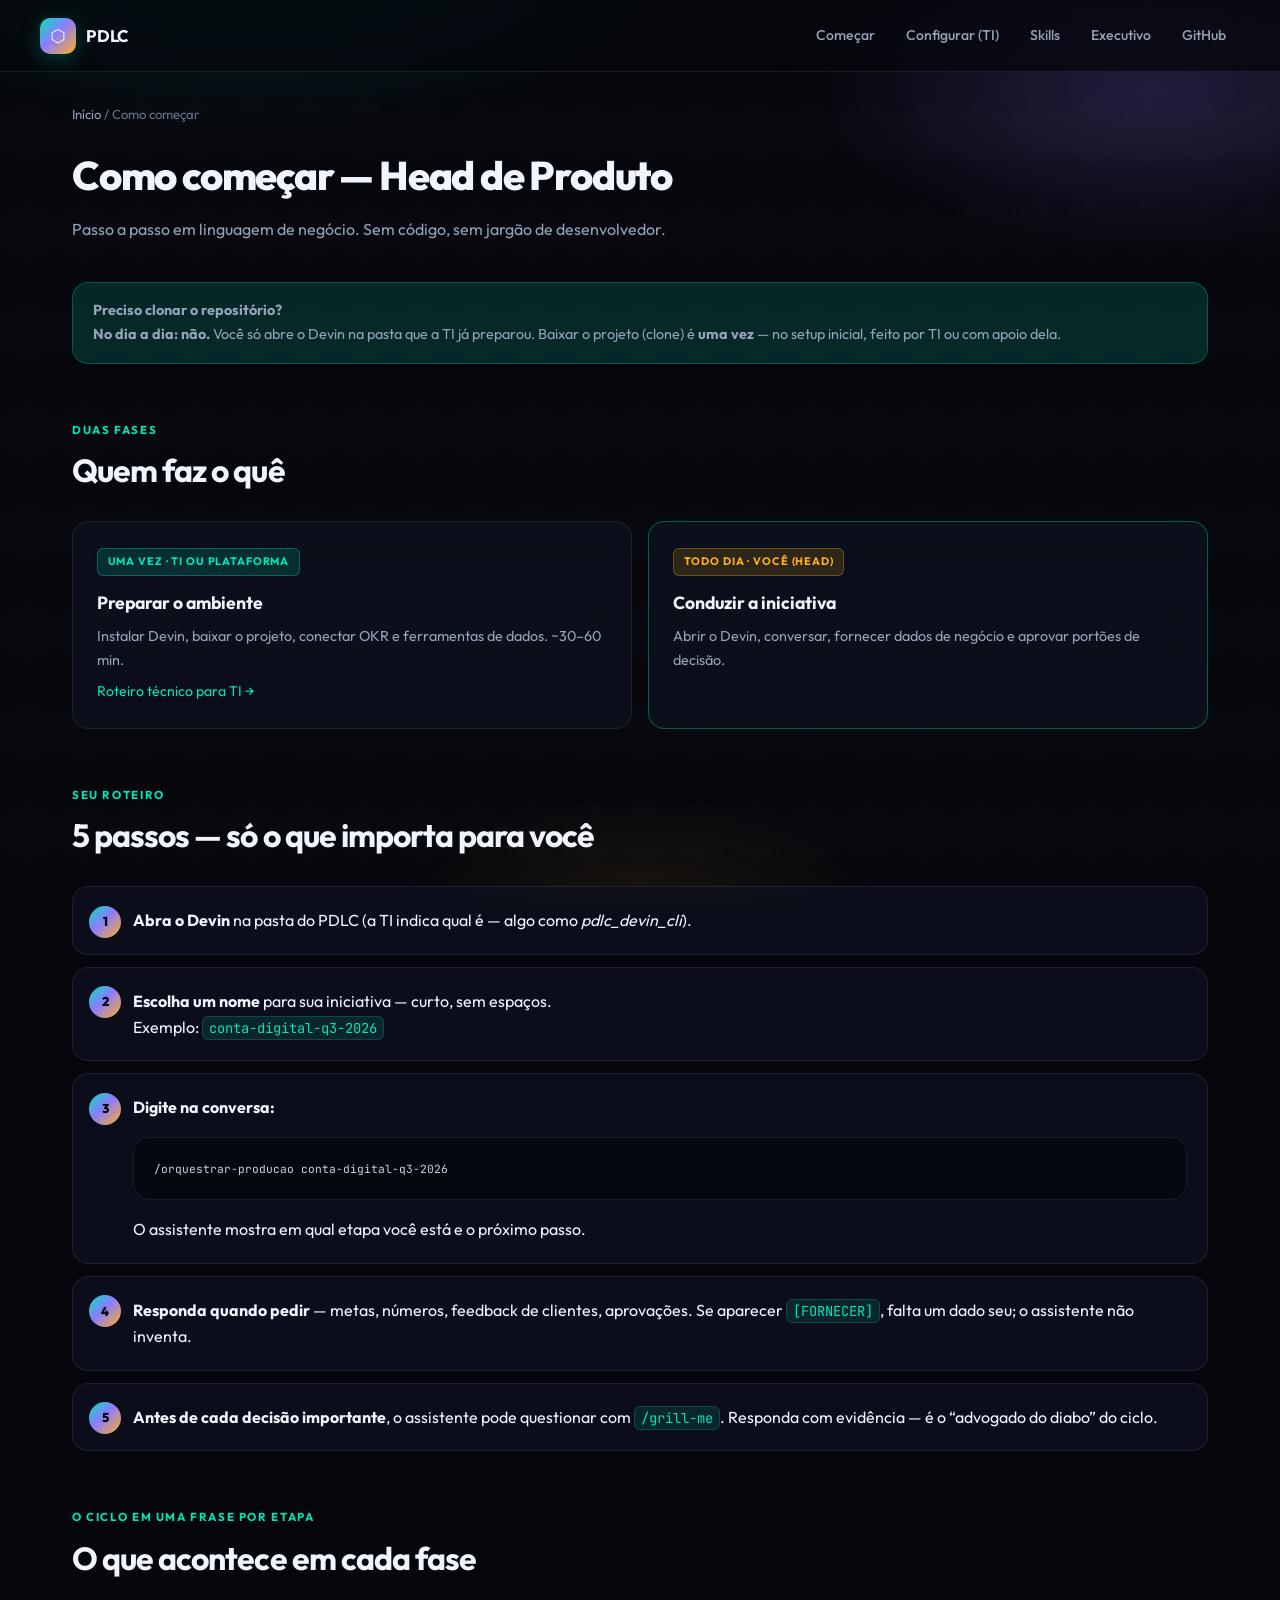
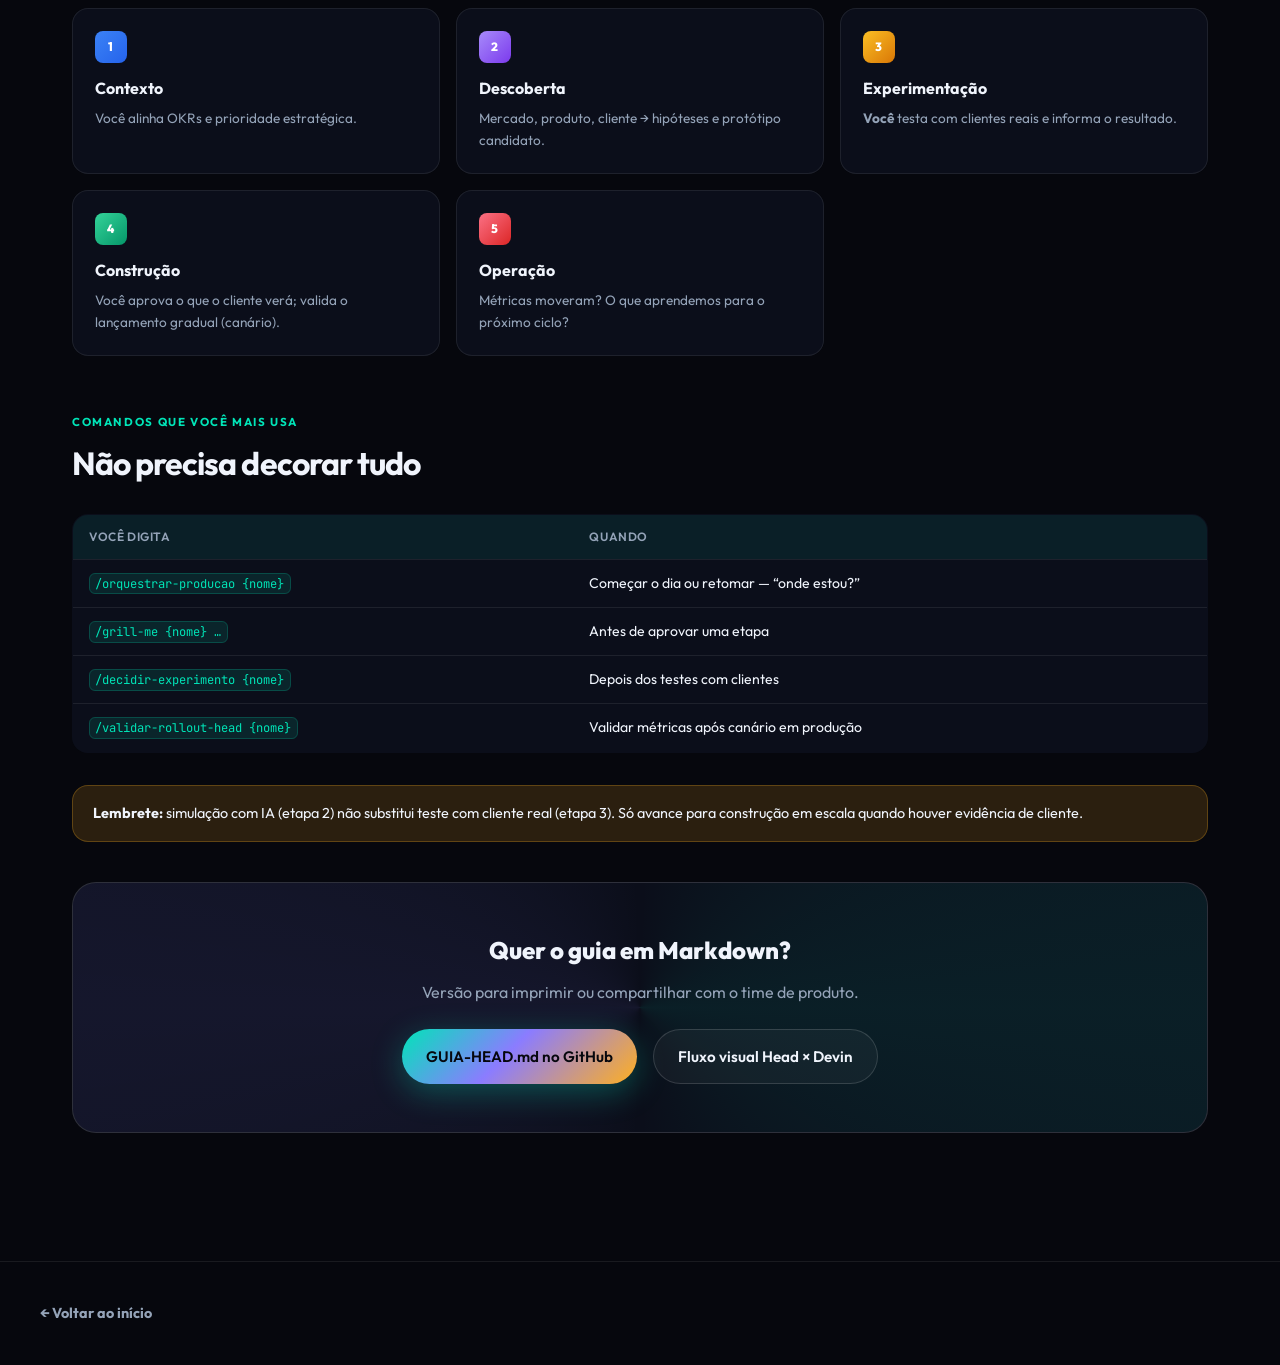
<file: docs/guia-inicio.html>
<!DOCTYPE html>
<html lang="pt-BR">
<head>
  <meta charset="UTF-8" />
  <meta name="viewport" content="width=device-width, initial-scale=1" />
  <meta name="theme-color" content="#06070d" />
  <title>Como começar — Head de Produto · PDLC</title>
  <link rel="stylesheet" href="assets/site.css" />
</head>
<body>
  <div class="hex-bg" aria-hidden="true"></div>

  <header class="site-header">
    <a href="index.html" class="site-logo"><span class="logo-mark">⬡</span> PDLC</a>
    <button class="nav-toggle" type="button" aria-label="Menu">☰</button>
    <nav class="site-nav">
      <a href="guia-inicio.html">Começar</a>
      <a href="configuracao.html">Configurar (TI)</a>
      <a href="catalogo-skills.html">Skills</a>
      <a href="apresentacao-executiva.html">Executivo</a>
      <a href="https://github.com/rodrigomacia/pdlc_devin_cli" target="_blank" rel="noopener">GitHub</a>
    </nav>
  </header>

  <main>
    <p class="breadcrumb"><a href="index.html">Início</a> / Como começar</p>

    <div class="page-hero">
      <h1>Como começar — Head de Produto</h1>
      <p>Passo a passo em linguagem de negócio. Sem código, sem jargão de desenvolvedor.</p>
    </div>

    <div class="alert alert-info reveal">
      <strong>Preciso clonar o repositório?</strong><br />
      <strong>No dia a dia: não.</strong> Você só abre o Devin na pasta que a TI já preparou.
      Baixar o projeto (clone) é <strong>uma vez</strong> — no setup inicial, feito por TI ou com apoio dela.
    </div>

    <div class="section-head reveal">
      <p class="label">Duas fases</p>
      <h2>Quem faz o quê</h2>
    </div>

    <div class="grid grid-2 reveal">
      <div class="card">
        <span class="tag tag-tech">Uma vez · TI ou plataforma</span>
        <h3>Preparar o ambiente</h3>
        <p>Instalar Devin, baixar o projeto, conectar OKR e ferramentas de dados. ~30–60 min.</p>
        <a href="configuracao.html" style="font-size:0.88rem;margin-top:0.5rem;display:inline-block">Roteiro técnico para TI →</a>
      </div>
      <div class="card" style="border-color:rgba(0,229,184,0.35)">
        <span class="tag tag-guide">Todo dia · Você (Head)</span>
        <h3>Conduzir a iniciativa</h3>
        <p>Abrir o Devin, conversar, fornecer dados de negócio e aprovar portões de decisão.</p>
      </div>
    </div>

    <div class="section-head reveal">
      <p class="label">Seu roteiro</p>
      <h2>5 passos — só o que importa para você</h2>
    </div>

    <ol class="steps reveal">
      <li>
        <strong>Abra o Devin</strong> na pasta do PDLC (a TI indica qual é — algo como <em>pdlc_devin_cli</em>).
      </li>
      <li>
        <strong>Escolha um nome</strong> para sua iniciativa — curto, sem espaços.<br />
        Exemplo: <code>conta-digital-q3-2026</code>
      </li>
      <li>
        <strong>Digite na conversa:</strong>
        <pre><code>/orquestrar-producao conta-digital-q3-2026</code></pre>
        O assistente mostra em qual etapa você está e o próximo passo.
      </li>
      <li>
        <strong>Responda quando pedir</strong> — metas, números, feedback de clientes, aprovações.
        Se aparecer <code>[FORNECER]</code>, falta um dado seu; o assistente não inventa.
      </li>
      <li>
        <strong>Antes de cada decisão importante</strong>, o assistente pode questionar com
        <code>/grill-me</code>. Responda com evidência — é o “advogado do diabo” do ciclo.
      </li>
    </ol>

    <div class="section-head reveal">
      <p class="label">O ciclo em uma frase por etapa</p>
      <h2>O que acontece em cada fase</h2>
    </div>

    <div class="favo-grid reveal">
      <article class="favo-card">
        <span class="favo-pill f01">1</span>
        <h3>Contexto</h3>
        <p>Você alinha OKRs e prioridade estratégica.</p>
      </article>
      <article class="favo-card">
        <span class="favo-pill f02">2</span>
        <h3>Descoberta</h3>
        <p>Mercado, produto, cliente → hipóteses e protótipo candidato.</p>
      </article>
      <article class="favo-card">
        <span class="favo-pill f03">3</span>
        <h3>Experimentação</h3>
        <p><strong>Você</strong> testa com clientes reais e informa o resultado.</p>
      </article>
      <article class="favo-card">
        <span class="favo-pill f04">4</span>
        <h3>Construção</h3>
        <p>Você aprova o que o cliente verá; valida o lançamento gradual (canário).</p>
      </article>
      <article class="favo-card">
        <span class="favo-pill f05">5</span>
        <h3>Operação</h3>
        <p>Métricas moveram? O que aprendemos para o próximo ciclo?</p>
      </article>
    </div>

    <div class="section-head reveal">
      <p class="label">Comandos que você mais usa</p>
      <h2>Não precisa decorar tudo</h2>
    </div>

    <table class="reveal">
      <thead>
        <tr><th>Você digita</th><th>Quando</th></tr>
      </thead>
      <tbody>
        <tr><td><code>/orquestrar-producao {nome}</code></td><td>Começar o dia ou retomar — “onde estou?”</td></tr>
        <tr><td><code>/grill-me {nome} …</code></td><td>Antes de aprovar uma etapa</td></tr>
        <tr><td><code>/decidir-experimento {nome}</code></td><td>Depois dos testes com clientes</td></tr>
        <tr><td><code>/validar-rollout-head {nome}</code></td><td>Validar métricas após canário em produção</td></tr>
      </tbody>
    </table>

    <div class="alert alert-warn reveal" style="margin-top:2rem">
      <strong>Lembrete:</strong> simulação com IA (etapa 2) não substitui teste com cliente real (etapa 3).
      Só avance para construção em escala quando houver evidência de cliente.
    </div>

    <div class="cta-band reveal" style="margin-top:2.5rem">
      <h2>Quer o guia em Markdown?</h2>
      <p>Versão para imprimir ou compartilhar com o time de produto.</p>
      <div class="hero-actions" style="margin-bottom:0">
        <a href="https://github.com/rodrigomacia/pdlc_devin_cli/blob/main/GUIA-HEAD.md" class="btn btn-primary" target="_blank" rel="noopener">GUIA-HEAD.md no GitHub</a>
        <a href="fluxo-head-produto-devin.html" class="btn btn-ghost">Fluxo visual Head × Devin</a>
      </div>
    </div>
  </main>

  <footer class="site-footer">
    <div class="footer-inner">
      <a href="index.html" class="footer-brand">← Voltar ao início</a>
    </div>
  </footer>
  <script src="assets/site.js"></script>
</body>
</html>
</file>
<file: docs/assets/site.css>
/* PDLC — Design system · Produto digital inovador */
@import url('https://fonts.googleapis.com/css2?family=Outfit:wght@400;500;600;700;800&family=JetBrains+Mono:wght@400;500&display=swap');

:root {
  --bg-deep: #06070d;
  --bg: #0a0c14;
  --surface: rgba(255, 255, 255, 0.04);
  --surface-hover: rgba(255, 255, 255, 0.07);
  --glass: rgba(14, 18, 32, 0.72);
  --border: rgba(255, 255, 255, 0.08);
  --border-bright: rgba(255, 255, 255, 0.14);
  --text: #f0f4fc;
  --text-secondary: #94a3b8;
  --muted: #64748b;
  --mint: #00e5b8;
  --mint-dim: rgba(0, 229, 184, 0.15);
  --violet: #8b7cff;
  --violet-dim: rgba(139, 124, 255, 0.18);
  --amber: #ffb020;
  --amber-dim: rgba(255, 176, 32, 0.15);
  --coral: #ff6b4a;
  --gradient-hero: linear-gradient(135deg, #00e5b8 0%, #8b7cff 45%, #ffb020 100%);
  --gradient-text: linear-gradient(120deg, #00e5b8, #a78bfa, #ffb020);
  --shadow-glow: 0 0 60px rgba(0, 229, 184, 0.12);
  --radius: 16px;
  --radius-sm: 10px;
  --font: 'Outfit', system-ui, sans-serif;
  --mono: 'JetBrains Mono', ui-monospace, monospace;
  --header-h: 72px;
  --f01: #3b82f6;
  --f02: #a78bfa;
  --f03: #f59e0b;
  --f04: #10b981;
  --f05: #f43f5e;
}

*, *::before, *::after { box-sizing: border-box; margin: 0; padding: 0; }

html { scroll-behavior: smooth; }

body {
  font-family: var(--font);
  background: var(--bg-deep);
  color: var(--text);
  line-height: 1.65;
  font-size: 16px;
  min-height: 100vh;
  overflow-x: hidden;
}

/* Ambient background */
body::before {
  content: '';
  position: fixed;
  inset: 0;
  background:
    radial-gradient(ellipse 80% 50% at 20% -10%, rgba(0, 229, 184, 0.18), transparent 50%),
    radial-gradient(ellipse 60% 40% at 90% 10%, rgba(139, 124, 255, 0.2), transparent 45%),
    radial-gradient(ellipse 50% 30% at 50% 100%, rgba(255, 176, 32, 0.08), transparent 40%);
  pointer-events: none;
  z-index: 0;
}

.hex-bg {
  position: fixed;
  inset: 0;
  background-image: url("data:image/svg+xml,%3Csvg xmlns='http://www.w3.org/2000/svg' width='56' height='100' viewBox='0 0 56 100'%3E%3Cpath fill='%23ffffff' fill-opacity='0.02' d='M28 0L56 16v32L28 64 0 48V16z'/%3E%3C/svg%3E");
  opacity: 0.6;
  pointer-events: none;
  z-index: 0;
}

a { color: var(--mint); text-decoration: none; transition: color 0.2s; }
a:hover { color: #5fffdb; }

/* —— Header —— */
.site-header {
  position: fixed;
  top: 0;
  left: 0;
  right: 0;
  height: var(--header-h);
  z-index: 100;
  display: flex;
  align-items: center;
  justify-content: space-between;
  padding: 0 clamp(1rem, 4vw, 2.5rem);
  background: rgba(6, 7, 13, 0.75);
  backdrop-filter: blur(20px) saturate(1.4);
  border-bottom: 1px solid var(--border);
}

.site-logo {
  display: flex;
  align-items: center;
  gap: 0.65rem;
  font-weight: 700;
  font-size: 1.05rem;
  color: var(--text) !important;
  text-decoration: none !important;
  letter-spacing: -0.02em;
}

.logo-mark {
  width: 36px;
  height: 36px;
  background: var(--gradient-hero);
  border-radius: 10px;
  display: flex;
  align-items: center;
  justify-content: center;
  font-size: 1.1rem;
  box-shadow: 0 4px 20px rgba(0, 229, 184, 0.25);
}

.site-nav {
  display: flex;
  align-items: center;
  gap: 0.25rem;
}

.site-nav a {
  color: var(--text-secondary);
  font-size: 0.88rem;
  font-weight: 500;
  padding: 0.5rem 0.85rem;
  border-radius: 999px;
  text-decoration: none;
  transition: background 0.2s, color 0.2s;
}

.site-nav a:hover {
  color: var(--text);
  background: var(--surface-hover);
  text-decoration: none;
}

.site-nav a.nav-cta {
  background: var(--mint-dim);
  color: var(--mint);
  border: 1px solid rgba(0, 229, 184, 0.35);
  margin-left: 0.5rem;
}

.site-nav a.nav-cta:hover {
  background: rgba(0, 229, 184, 0.25);
  color: #fff;
}

.nav-toggle {
  display: none;
  background: none;
  border: 1px solid var(--border);
  color: var(--text);
  padding: 0.5rem 0.75rem;
  border-radius: 8px;
  cursor: pointer;
  font-size: 1.2rem;
}

@media (max-width: 768px) {
  .nav-toggle { display: block; }
  .site-nav {
    display: none;
    position: absolute;
    top: var(--header-h);
    left: 0;
    right: 0;
    flex-direction: column;
    padding: 1rem;
    background: var(--glass);
    backdrop-filter: blur(20px);
    border-bottom: 1px solid var(--border);
  }
  .site-nav.open { display: flex; }
  .site-nav a { width: 100%; text-align: center; }
}

/* —— Layout —— */
main, .page-wrap {
  position: relative;
  z-index: 1;
  max-width: 1200px;
  margin: 0 auto;
  padding: calc(var(--header-h) + 2rem) clamp(1rem, 4vw, 2rem) 4rem;
}

/* —— Hero landing —— */
.hero-landing {
  text-align: center;
  padding: 3rem 0 4rem;
  position: relative;
}

.hero-badge {
  display: inline-flex;
  align-items: center;
  gap: 0.5rem;
  padding: 0.4rem 1rem 0.4rem 0.5rem;
  background: var(--surface);
  border: 1px solid var(--border-bright);
  border-radius: 999px;
  font-size: 0.78rem;
  font-weight: 600;
  color: var(--text-secondary);
  margin-bottom: 1.75rem;
  animation: fadeUp 0.8s ease;
}

.hero-badge .pulse {
  width: 8px;
  height: 8px;
  background: var(--mint);
  border-radius: 50%;
  box-shadow: 0 0 12px var(--mint);
  animation: pulse 2s infinite;
}

@keyframes pulse {
  0%, 100% { opacity: 1; transform: scale(1); }
  50% { opacity: 0.6; transform: scale(0.9); }
}

.hero-landing h1 {
  font-size: clamp(2.25rem, 6vw, 3.75rem);
  font-weight: 800;
  letter-spacing: -0.04em;
  line-height: 1.08;
  margin-bottom: 1.25rem;
  animation: fadeUp 0.8s ease 0.1s both;
}

.hero-landing h1 .gradient {
  background: var(--gradient-text);
  -webkit-background-clip: text;
  -webkit-text-fill-color: transparent;
  background-clip: text;
}

.hero-landing .lead {
  font-size: clamp(1rem, 2.5vw, 1.2rem);
  color: var(--text-secondary);
  max-width: 36rem;
  margin: 0 auto 2rem;
  animation: fadeUp 0.8s ease 0.2s both;
}

.hero-actions {
  display: flex;
  flex-wrap: wrap;
  gap: 1rem;
  justify-content: center;
  margin-bottom: 3rem;
  animation: fadeUp 0.8s ease 0.3s both;
}

.btn {
  display: inline-flex;
  align-items: center;
  gap: 0.5rem;
  padding: 0.85rem 1.5rem;
  border-radius: 999px;
  font-weight: 600;
  font-size: 0.95rem;
  text-decoration: none !important;
  transition: transform 0.2s, box-shadow 0.2s;
}

.btn-primary {
  background: var(--gradient-hero);
  color: #06070d !important;
  box-shadow: 0 8px 32px rgba(0, 229, 184, 0.3);
}

.btn-primary:hover {
  transform: translateY(-2px);
  box-shadow: 0 12px 40px rgba(0, 229, 184, 0.4);
  color: #06070d !important;
}

.btn-ghost {
  background: var(--surface);
  color: var(--text) !important;
  border: 1px solid var(--border-bright);
}

.btn-ghost:hover {
  background: var(--surface-hover);
  border-color: rgba(0, 229, 184, 0.3);
  color: var(--mint) !important;
}

/* Stats strip */
.stats-strip {
  display: grid;
  grid-template-columns: repeat(4, 1fr);
  gap: 1px;
  background: var(--border);
  border-radius: var(--radius);
  overflow: hidden;
  border: 1px solid var(--border);
  animation: fadeUp 0.8s ease 0.4s both;
}

@media (max-width: 600px) {
  .stats-strip { grid-template-columns: repeat(2, 1fr); }
}

.stat-item {
  background: var(--glass);
  backdrop-filter: blur(12px);
  padding: 1.25rem 1rem;
  text-align: center;
}

.stat-item strong {
  display: block;
  font-size: 1.75rem;
  font-weight: 800;
  background: var(--gradient-text);
  -webkit-background-clip: text;
  -webkit-text-fill-color: transparent;
  background-clip: text;
  line-height: 1.2;
}

.stat-item span {
  font-size: 0.75rem;
  color: var(--muted);
  text-transform: uppercase;
  letter-spacing: 0.06em;
  font-weight: 600;
}

/* Cycle pipeline */
.cycle-pipeline {
  margin: 4rem 0;
  padding: 2rem;
  background: var(--glass);
  border: 1px solid var(--border);
  border-radius: calc(var(--radius) + 4px);
  backdrop-filter: blur(16px);
  position: relative;
  overflow: hidden;
}

.cycle-pipeline::before {
  content: '';
  position: absolute;
  top: 0;
  left: 0;
  right: 0;
  height: 2px;
  background: var(--gradient-hero);
}

.cycle-pipeline h2 {
  font-size: 0.8rem;
  text-transform: uppercase;
  letter-spacing: 0.12em;
  color: var(--muted);
  margin-bottom: 1.5rem;
  font-weight: 600;
}

.pipeline-track {
  display: flex;
  align-items: flex-start;
  justify-content: space-between;
  gap: 0.5rem;
  overflow-x: auto;
  padding-bottom: 0.5rem;
}

.pipeline-node {
  flex: 1;
  min-width: 100px;
  text-align: center;
  position: relative;
}

.pipeline-node:not(:last-child)::after {
  content: '';
  position: absolute;
  top: 1.25rem;
  right: -25%;
  width: 50%;
  height: 2px;
  background: linear-gradient(90deg, var(--mint), transparent);
  opacity: 0.4;
}

.node-dot {
  width: 2.5rem;
  height: 2.5rem;
  border-radius: 50%;
  margin: 0 auto 0.75rem;
  display: flex;
  align-items: center;
  justify-content: center;
  font-weight: 800;
  font-size: 0.85rem;
  color: #fff;
  position: relative;
  z-index: 1;
  box-shadow: 0 4px 20px rgba(0,0,0,0.3);
}

.pipeline-node h4 {
  font-size: 0.8rem;
  font-weight: 700;
  margin-bottom: 0.2rem;
}

.pipeline-node p {
  font-size: 0.68rem;
  color: var(--muted);
  line-height: 1.35;
}

/* Section headers */
.section-head {
  margin: 3.5rem 0 1.5rem;
}

.section-head .label {
  font-size: 0.72rem;
  font-weight: 700;
  text-transform: uppercase;
  letter-spacing: 0.14em;
  color: var(--mint);
  margin-bottom: 0.35rem;
}

.section-head h2 {
  font-size: clamp(1.5rem, 3vw, 2rem);
  font-weight: 700;
  letter-spacing: -0.03em;
}

.section-head p {
  color: var(--text-secondary);
  margin-top: 0.5rem;
  max-width: 32rem;
}

/* Bento grid */
.bento {
  display: grid;
  gap: 1rem;
  grid-template-columns: repeat(12, 1fr);
}

.bento > * { grid-column: span 4; }

.bento .span-6 { grid-column: span 6; }
.bento .span-8 { grid-column: span 8; }
.bento .span-12 { grid-column: span 12; }

@media (max-width: 900px) {
  .bento > *, .bento .span-6, .bento .span-8 { grid-column: span 12; }
}

/* Cards */
.card, a.card {
  background: var(--glass);
  backdrop-filter: blur(16px);
  border: 1px solid var(--border);
  border-radius: var(--radius);
  padding: 1.5rem;
  text-decoration: none !important;
  color: inherit !important;
  display: block;
  transition: border-color 0.25s, transform 0.25s, box-shadow 0.25s;
  position: relative;
  overflow: hidden;
}

.card::before, a.card::before {
  content: '';
  position: absolute;
  inset: 0;
  background: linear-gradient(135deg, rgba(0,229,184,0.06), transparent 50%);
  opacity: 0;
  transition: opacity 0.25s;
}

.card:hover, a.card:hover {
  border-color: rgba(0, 229, 184, 0.35);
  transform: translateY(-4px);
  box-shadow: var(--shadow-glow);
}

.card:hover::before, a.card:hover::before { opacity: 1; }

.card h3 {
  font-size: 1.1rem;
  font-weight: 700;
  margin-bottom: 0.5rem;
  position: relative;
}

.card p {
  font-size: 0.9rem;
  color: var(--text-secondary);
  position: relative;
}

.card .arrow {
  position: absolute;
  bottom: 1.25rem;
  right: 1.25rem;
  opacity: 0;
  transform: translateX(-8px);
  transition: opacity 0.2s, transform 0.2s;
  color: var(--mint);
}

.card:hover .arrow {
  opacity: 1;
  transform: translateX(0);
}

.tag {
  display: inline-block;
  font-size: 0.68rem;
  font-weight: 700;
  text-transform: uppercase;
  letter-spacing: 0.08em;
  padding: 0.25rem 0.6rem;
  border-radius: 6px;
  margin-bottom: 0.75rem;
  position: relative;
}

.tag-guide { background: var(--amber-dim); color: var(--amber); border: 1px solid rgba(255,176,32,0.3); }
.tag-tech { background: var(--mint-dim); color: var(--mint); border: 1px solid rgba(0,229,184,0.3); }
.tag-exec { background: var(--violet-dim); color: var(--violet); border: 1px solid rgba(139,124,255,0.3); }

/* Favo cards */
.favo-grid {
  display: grid;
  grid-template-columns: repeat(auto-fill, minmax(280px, 1fr));
  gap: 1rem;
}

.favo-card {
  background: var(--glass);
  border: 1px solid var(--border);
  border-radius: var(--radius);
  padding: 1.35rem;
  backdrop-filter: blur(12px);
  transition: border-color 0.2s, transform 0.2s;
}

.favo-card:hover {
  border-color: var(--border-bright);
  transform: translateY(-2px);
}

.favo-pill {
  display: inline-flex;
  align-items: center;
  justify-content: center;
  min-width: 2rem;
  height: 2rem;
  padding: 0 0.5rem;
  border-radius: 8px;
  font-size: 0.75rem;
  font-weight: 800;
  color: #fff;
  margin-bottom: 0.75rem;
}

.f01 { background: linear-gradient(135deg, #3b82f6, #2563eb); }
.f02 { background: linear-gradient(135deg, #a78bfa, #7c3aed); }
.f03 { background: linear-gradient(135deg, #fbbf24, #d97706); }
.f04 { background: linear-gradient(135deg, #34d399, #059669); }
.f05 { background: linear-gradient(135deg, #fb7185, #dc2626); }
.f00 { background: linear-gradient(135deg, #64748b, #475569); }

.favo-card h3 { font-size: 1rem; font-weight: 700; margin-bottom: 0.35rem; }
.favo-card p { font-size: 0.85rem; color: var(--text-secondary); }
.favo-card .doc-link { font-size: 0.82rem; margin-top: 0.75rem; display: inline-block; }

/* Inner pages */
.page-hero {
  margin-bottom: 2.5rem;
}

.page-hero h1 {
  font-size: clamp(1.75rem, 4vw, 2.5rem);
  font-weight: 800;
  letter-spacing: -0.03em;
  margin-bottom: 0.5rem;
}

.page-hero p { color: var(--text-secondary); max-width: 40rem; }

.breadcrumb {
  font-size: 0.82rem;
  color: var(--muted);
  margin-bottom: 1rem;
}

.breadcrumb a { color: var(--text-secondary); }

.section-title {
  font-size: 1.25rem;
  font-weight: 700;
  margin: 2.5rem 0 1rem;
  letter-spacing: -0.02em;
}

.grid { display: grid; gap: 1rem; }
.grid-2 { grid-template-columns: repeat(2, 1fr); }
.grid-3 { grid-template-columns: repeat(3, 1fr); }

@media (max-width: 800px) {
  .grid-2, .grid-3 { grid-template-columns: 1fr; }
}

/* Steps, tables, code */
.steps { list-style: none; }

.steps li {
  padding: 1.25rem 1.25rem 1.25rem 3.75rem;
  position: relative;
  background: var(--glass);
  border: 1px solid var(--border);
  border-radius: var(--radius);
  margin-bottom: 0.75rem;
  backdrop-filter: blur(8px);
}

.steps {
  counter-reset: step;
}

.steps li {
  counter-increment: step;
}

.steps li::before {
  content: counter(step);
  position: absolute;
  left: 1rem;
  top: 1.15rem;
  width: 2rem;
  height: 2rem;
  background: var(--gradient-hero);
  color: #06070d;
  border-radius: 50%;
  font-size: 0.8rem;
  font-weight: 800;
  display: flex;
  align-items: center;
  justify-content: center;
}

code {
  font-family: var(--mono);
  font-size: 0.86em;
  background: rgba(0, 229, 184, 0.1);
  color: var(--mint);
  padding: 0.15em 0.45em;
  border-radius: 6px;
  border: 1px solid rgba(0, 229, 184, 0.2);
}

pre {
  background: rgba(0, 0, 0, 0.45);
  border: 1px solid var(--border);
  color: #c8d4e8;
  padding: 1.25rem;
  border-radius: var(--radius);
  overflow-x: auto;
  font-size: 0.82rem;
  margin: 1rem 0;
  font-family: var(--mono);
}

pre code { background: none; border: none; padding: 0; color: inherit; }

table {
  width: 100%;
  border-collapse: collapse;
  font-size: 0.88rem;
  background: var(--glass);
  border: 1px solid var(--border);
  border-radius: var(--radius);
  overflow: hidden;
}

th, td {
  padding: 0.75rem 1rem;
  text-align: left;
  border-bottom: 1px solid var(--border);
}

th {
  background: rgba(0, 229, 184, 0.08);
  font-weight: 600;
  color: var(--text-secondary);
  font-size: 0.75rem;
  text-transform: uppercase;
  letter-spacing: 0.05em;
}

tr:last-child td { border-bottom: none; }

.alert {
  padding: 1rem 1.25rem;
  border-radius: var(--radius);
  margin: 1rem 0;
  font-size: 0.9rem;
  border: 1px solid var(--border);
}

.alert-info {
  background: var(--mint-dim);
  border-color: rgba(0, 229, 184, 0.25);
  color: var(--text-secondary);
}

.alert-warn {
  background: var(--amber-dim);
  border-color: rgba(255, 176, 32, 0.25);
}

/* CTA band */
.cta-band {
  margin-top: 4rem;
  padding: 3rem 2rem;
  text-align: center;
  background: var(--glass);
  border: 1px solid var(--border-bright);
  border-radius: calc(var(--radius) + 8px);
  position: relative;
  overflow: hidden;
}

.cta-band::before {
  content: '';
  position: absolute;
  inset: -50%;
  background: conic-gradient(from 0deg, transparent, rgba(0,229,184,0.08), transparent, rgba(139,124,255,0.08), transparent);
  animation: rotate 20s linear infinite;
}

@keyframes rotate { to { transform: rotate(360deg); } }

.cta-band > * { position: relative; z-index: 1; }

.cta-band h2 {
  font-size: 1.5rem;
  font-weight: 800;
  margin-bottom: 0.5rem;
}

.cta-band p { color: var(--text-secondary); margin-bottom: 1.5rem; }

/* Footer */
.site-footer {
  position: relative;
  z-index: 1;
  border-top: 1px solid var(--border);
  padding: 2.5rem clamp(1rem, 4vw, 2rem);
  margin-top: 4rem;
}

.footer-inner {
  max-width: 1200px;
  margin: 0 auto;
  display: flex;
  flex-wrap: wrap;
  justify-content: space-between;
  align-items: center;
  gap: 1.5rem;
}

.footer-brand {
  font-weight: 700;
  color: var(--text-secondary);
  font-size: 0.9rem;
}

.footer-links {
  display: flex;
  flex-wrap: wrap;
  gap: 1.25rem;
  font-size: 0.85rem;
}

.footer-links a { color: var(--muted); }
.footer-links a:hover { color: var(--mint); }

.footer-meta {
  width: 100%;
  text-align: center;
  font-size: 0.78rem;
  color: var(--muted);
  padding-top: 1.5rem;
  border-top: 1px solid var(--border);
  margin-top: 1rem;
}

/* Animations */
@keyframes fadeUp {
  from { opacity: 0; transform: translateY(16px); }
  to { opacity: 1; transform: translateY(0); }
}

.reveal {
  opacity: 0;
  transform: translateY(20px);
  transition: opacity 0.6s ease, transform 0.6s ease;
}

.reveal.visible {
  opacity: 1;
  transform: translateY(0);
}

/* Legacy footer alias */
footer:not(.site-footer) {
  text-align: center;
  padding: 2rem;
  color: var(--muted);
  font-size: 0.85rem;
  border-top: 1px solid var(--border);
}
</file>
